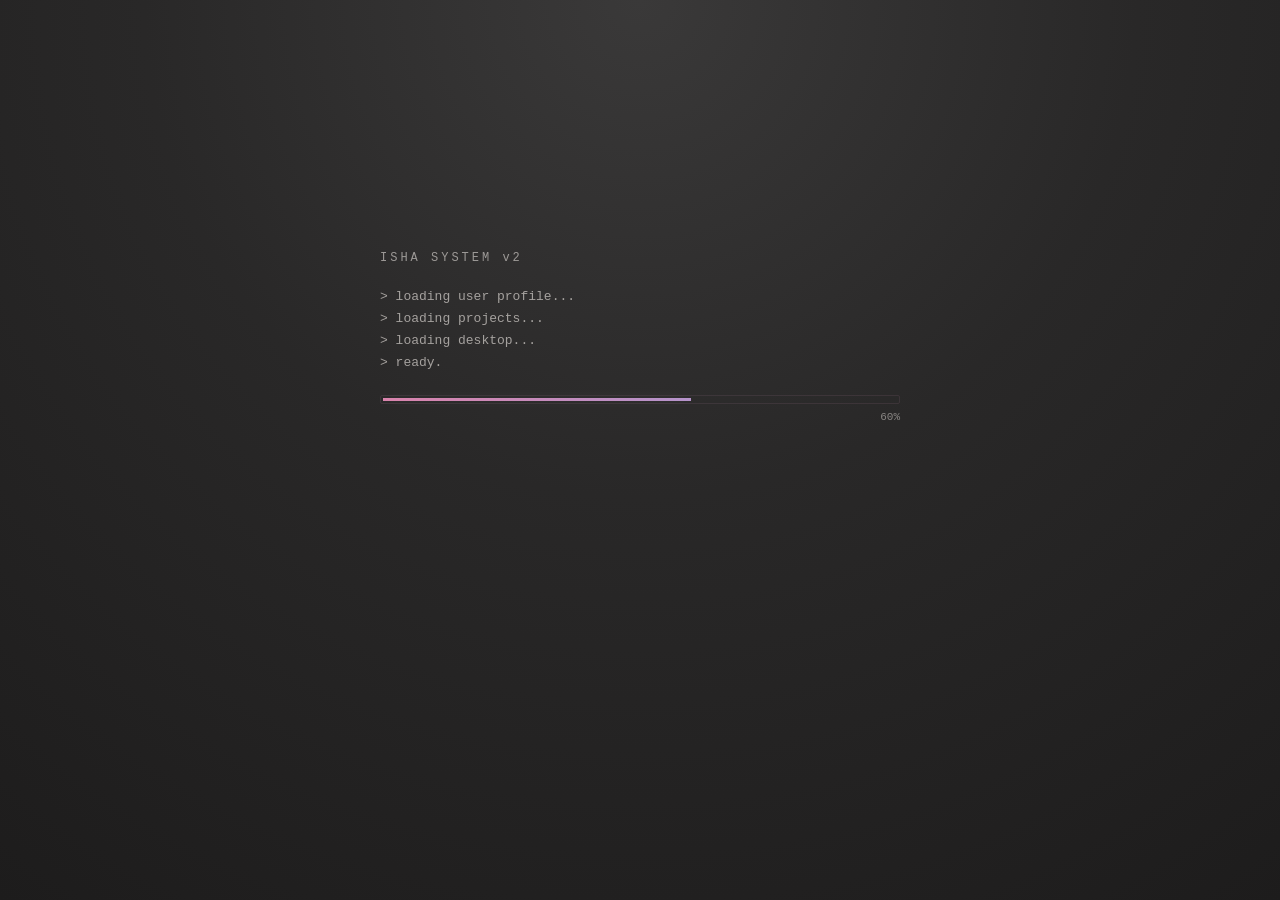
<file: index.html>
<!DOCTYPE html>
<html lang="en">

<head>
  <meta charset="UTF-8">

  <meta
    name="viewport"
    content="width=device-width, initial-scale=1.0"
  >

  <title>ISHA v2</title>

<link rel="stylesheet" href="css/base.css">
<link rel="stylesheet" href="css/desktop.css">
<link rel="stylesheet" href="css/windows.css">
<link rel="stylesheet" href="css/apps.css">
<link rel="stylesheet" href="css/projects.css">
<link rel="stylesheet" href="css/responsive.css">
</head>


<body>

<!-- =========================================
     ISHA V2 BOOT SCREEN
========================================= -->

<div class="isha-loader" id="ishaLoader">

    <div class="isha-loader-inner">

        <p class="isha-loader-label">ISHA SYSTEM v2</p>

        <div class="isha-loader-status">
            <p>> loading user profile...</p>
            <p>> loading projects...</p>
            <p>> loading desktop...</p>
            <p>> ready.</p>
        </div>

        <div class="isha-loader-track">
            <div class="isha-loader-fill" id="ishaLoaderFill"></div>
        </div>

        <p class="isha-loader-percent" id="ishaLoaderPercent">0%</p>

        <div class="isha-loader-welcome" id="ishaLoaderWelcome">
            <h1>Welcome ♡</h1>

            <p>isha.exe is ready.</p>

            <p class="isha-loader-note">
                For the best experience,<br>
                view on a desktop or larger screen.
            </p>

            <button class="isha-loader-enter" id="ishaLoaderEnter">
                ENTER DESKTOP
            </button>
        </div>

    </div>

</div>


  <!-- ==================================================
       TOP MENU BAR
  =================================================== -->

  <header class="menu-bar">


    <!-- LEFT SIDE -->
    <div class="menu-left">

      <button
        class="brand-button"
        aria-label="Home"
      >
        <span class="brand-heart">
          ♡
        </span>

        <span>
          ISHA v2
        </span>
      </button>


      <nav
        class="menu-nav"
        aria-label="Desktop menu"
      >

<button
  class="top-menu-button"
  data-menu="file-menu"
>
  File
</button>

<button
  class="top-menu-button"
  data-menu="edit-menu"
>
  Edit
</button>

<button
  class="top-menu-button"
  data-menu="view-menu"
>
  View
</button>

<button
  class="top-menu-button"
  data-menu="window-menu"
>
  Window
</button>

<button
  class="top-menu-button"
  data-menu="help-menu"
>
  Help
</button>

      </nav>

    </div>


    <!-- RIGHT SIDE -->
    <div class="menu-right">

      <div class="top-status">

        <span
          class="status-icon"
          aria-label="Sound"
        >
          ♪
        </span>

        <span
          class="status-icon"
          aria-label="Wi-Fi"
        >
          ⌁
        </span>

      </div>


      <time
        class="top-date"
        id="top-date"
      >
        Tue Aug 18 5:42 PM
      </time>

    </div>

  </header>



  <!-- ==================================================
       DESKTOP
  =================================================== -->

  <main class="desktop">
      
<!-- DESKTOP DECORATIONS -->

<span class="desktop-decoration decoration-one">♡</span>
<span class="desktop-decoration decoration-two">✿</span>

<span class="desktop-decoration decoration-three">♡</span>
<span class="desktop-decoration decoration-four">✿</span>
<span class="desktop-decoration decoration-five">♡</span>
<span class="desktop-decoration decoration-six">✿</span>
<span class="desktop-decoration decoration-seven">♡</span>

    <!-- ==================================================
         DESKTOP SHORTCUTS
    =================================================== -->

    <section
      class="desktop-icons"
      aria-label="Desktop shortcuts"
    >


      <!-- ABOUT ME / WELCOME -->

<button
  class="desktop-icon"
  data-window="welcome-window"
>

  <img
    src="images/about-me.png"
    alt=""
    class="desktop-icon-image"
  >

  <span class="desktop-icon-label">
    About Me
  </span>

</button>


      <!-- PROJECTS / WORK -->

<button
  class="desktop-icon"
  data-window="work-window"
>

  <img
    src="images/projects.png"
    alt=""
    class="desktop-icon-image"
  >

  <span class="desktop-icon-label">
    Projects
  </span>

</button>



      <!-- PLAYGROUND -->

<button
  class="desktop-icon"
  data-window="playground-window"
>

  <img
    src="images/playground.png"
    alt=""
    class="desktop-icon-image"
  >

  <span class="desktop-icon-label">
    Playground
  </span>

</button>


      <!-- CONTACT -->

<button
  class="desktop-icon"
  data-window="contact-window"
>

  <img
    src="images/contact.png"
    alt=""
    class="desktop-icon-image"
  >

  <span class="desktop-icon-label">
    Contact
  </span>

</button>

<!-- SKILLS -->

<button
  class="desktop-icon"
  data-window="skills-window"
>
  <img
    src="images/skills.png"
    alt=""
    class="desktop-icon-image"
  >

  <span class="desktop-icon-label">
    Skills
  </span>
</button>
        
        
<!-- TRASH -->
        
<button
  class="desktop-icon desktop-trash"
  type="button"
  data-window="profile-window"
  aria-label="Open personal file"
>

  <img
    src="images/trash.png"
    alt=""
    class="desktop-icon-image"
  >

  <span class="desktop-icon-label">
    Trash
  </span>

</button>


    </section>



    <!-- ==================================================
         WELCOME.EXE WINDOW
    =================================================== -->

    <section
      class="window welcome-window active"
      id="welcome-window"
      aria-label="Welcome window"
    >


      <!-- WINDOW HEADER -->

      <div class="window-header">

        <div class="window-title">

          <span>
            ♡
          </span>

          <span>
            welcome.exe
          </span>

        </div>


        <div class="window-controls">

          <button
            class="window-control"
            aria-label="Minimize welcome window"
          >
            —
          </button>


          <button
            class="window-control"
            aria-label="Maximize welcome window"
          >
            □
          </button>


          <button
            class="window-control window-close"
            aria-label="Close welcome window"
          >
            ×
          </button>

        </div>

      </div>



      <!-- WINDOW CONTENT -->

      <div class="welcome-content">

        <div class="welcome-text">

          <p class="welcome-small">
            HI, I'M
          </p>


          <div class="welcome-name-row">

            <h1>
              AISHA
            </h1>

            <span class="welcome-heart">
              ♡
            </span>

          </div>


          <div class="welcome-role">
            designer • developer • creative
          </div>


          <div class="speech-bubble">
            welcome to my little<br>
            corner on the internet!
          </div>

        </div>

      </div>


    </section>



    <!-- ==================================================
         WORK WINDOW
    =================================================== -->

    <section
      class="window work-window"
      id="work-window"
      aria-label="Work window"
    >


      <!-- WINDOW HEADER -->

      <div class="window-header">

        <div class="window-title">

          <span>
            ♡
          </span>

          <span>
            work
          </span>

        </div>


        <div class="window-controls">

          <button
            class="window-control"
            aria-label="Minimize work window"
          >
            —
          </button>


          <button
            class="window-control"
            aria-label="Maximize work window"
          >
            □
          </button>


          <button
            class="window-control window-close"
            aria-label="Close work window"
          >
            ×
          </button>

        </div>

      </div>



      <!-- WORK TOOLBAR -->

      <div class="work-toolbar">


        <!-- BACK / FORWARD -->

        <div class="work-navigation">

          <button aria-label="Go back">
            ‹
          </button>

          <button aria-label="Go forward">
            ›
          </button>

        </div>



        <!-- VIEW CONTROLS -->

        <div class="view-buttons">

          <button
            class="view-button active"
            aria-label="List view"
          >
            ≡
          </button>

          <button
            class="view-button"
            aria-label="Grid view"
          >
            ▦
          </button>

        </div>



        <!-- SEARCH -->

        <label class="work-search">

          <input
            type="search"
            placeholder="search..."
            aria-label="Search projects"
          >

          <span>
            ⌕
          </span>

        </label>

      </div>



      <!-- PROJECT GRID -->

      <div class="project-grid">


        <!-- REWIND -->

        <button
          class="project-folder project-rewind"
          data-project="rewind"
        >

          <span class="folder-art">

            <span class="project-folder-tab"></span>

            <span class="folder-symbol">
              ♪
            </span>

          </span>


          <span class="project-name">
            REWIND
          </span>


          <span class="project-star">
            ☆
          </span>

        </button>



        <!-- NEKO BREW -->

        <button
          class="project-folder project-game"
          data-project="neko-brew"
        >

          <span class="folder-art">

            <span class="project-folder-tab"></span>

<span class="folder-symbol">
  ♡
</span>

          </span>


          <span class="project-name">
            NEKO BREW
          </span>


          <span class="project-star">
            ☆
          </span>

        </button>



        <!-- WOODBLOCK -->

        <button
          class="project-folder project-design"
          data-project="woodblock"
        >

          <span class="folder-art">

            <span class="project-folder-tab"></span>

            <span class="folder-symbol">
              ✎
            </span>

          </span>


          <span class="project-name">
            WOODBLOCK
          </span>


          <span class="project-star">
            ☆
          </span>

        </button>

<!-- URQUIOLA -->

<button
  class="project-folder project-urquiola"
  data-project="urquiola"
>

  <span class="folder-art">

    <span class="project-folder-tab"></span>

    <span class="folder-symbol">
      ✦
    </span>

  </span>

  <span class="project-name">
    URQUIOLA
  </span>

  <span class="project-star">
    ☆
  </span>

</button>

<!-- GAME UI -->

<button
  class="project-folder project-game-ui"
  data-project="game-ui"
>

  <span class="folder-art">

    <span class="project-folder-tab"></span>

    <span class="folder-symbol">
      ✦
    </span>

  </span>

  <span class="project-name">
    BADA LEE
  </span>

  <span class="project-star">
    ☆
  </span>

</button>

<!-- MORE PROJECTS -->

<button
  class="project-folder project-more"
  data-project="more-projects"
>

  <span class="folder-art">

    <span class="project-folder-tab"></span>

    <span class="folder-symbol">
      •••
    </span>

  </span>

  <span class="project-name">
    MORE PROJECTS
  </span>

  <span class="project-star">
    ☆
  </span>

</button>


      </div>



      <!-- WORK FOOTER -->

      <div class="work-footer">
        ↳ click a folder! ♡
      </div>


    </section>
      
<!-- ==================================================
     NOTES.TXT WINDOW
=================================================== -->

<section
  class="window notes-window"
  id="notes-window"
  aria-label="Notes window"
>

  <div class="window-header">

    <div class="window-title">
      <span>♡</span>
      <span>notes.txt</span>
    </div>

    <div class="window-controls">

      <button
        class="window-control"
        aria-label="Minimize notes"
      >
        —
      </button>

      <button
        class="window-control window-close"
        aria-label="Close notes"
      >
        ×
      </button>

    </div>

  </div>


  <div class="notes-content">

    <p>designer</p>
    <p>developer</p>
    <p>daydreamer</p>
    <p>music lover</p>
    <p>matcha enjoyer</p>
    <p>gamer ♡</p>

  </div>

</section>

<!-- ==================================================
     CONTACT.EXE WINDOW
=================================================== -->

<section
  class="window contact-window"
  id="contact-window"
  aria-label="Contact window"
>

  <div class="window-header">

    <div class="window-title">
      <span>♡</span>
      <span>contact.exe</span>
    </div>

    <div class="window-controls">

      <button
        class="window-control"
        aria-label="Minimize contact"
      >
        —
      </button>

      <button
        class="window-control window-close"
        aria-label="Close contact"
      >
        ×
      </button>

    </div>

  </div>


  <div class="contact-content">

    <p class="contact-small">
      SAY HELLO ♡
    </p>

    <h2>
      Let's connect!
    </h2>

    <p class="contact-copy">
      Have a project, opportunity, or just want to say hi?
      You can reach me here.
    </p>


    <div class="contact-card">

      <span class="contact-label">
        EMAIL
      </span>

      <span
        class="contact-email"
        id="contact-email"
      >
        aishafermin2003@gmail.com
      </span>

      <button
        class="copy-email"
        id="copy-email"
      >
        copy
      </button>

    </div>


    <div class="contact-links">

      <a href="#" target="_blank">
        LinkedIn
      </a>

      <a href="resume.pdf" target="_blank">
        Resume
      </a>

    </div>

  </div>

</section>

<!-- ==================================================
     PLAYGROUND.EXE WINDOW
=================================================== -->

<section
  class="window playground-window"
  id="playground-window"
  aria-label="Playground window"
>

  <div class="window-header">

    <div class="window-title">
      <span>♡</span>
      <span>playground.exe</span>
    </div>

    <div class="window-controls">

      <button
        class="window-control"
        aria-label="Minimize playground"
      >
        —
      </button>

      <button
        class="window-control window-close"
        aria-label="Close playground"
      >
        ×
      </button>

    </div>

  </div>


  <div class="playground-content">

    <div class="playground-intro">

      <p class="playground-small">
        LITTLE EXPERIMENTS ♡
      </p>

      <h2>
        Playground
      </h2>

      <p>
        A tiny space for UI tests, coding experiments,
        motion ideas, and things I made just for fun.
      </p>

    </div>


<div class="playground-grid">

  <button
    class="play-card"
    data-playground="ui-tests"
  >
    <span class="play-number">01</span>
    <span class="play-title">UI Tests</span>
    <span class="play-arrow">↗</span>
  </button>


  <button
    class="play-card"
    data-playground="motion"
  >
    <span class="play-number">02</span>
    <span class="play-title">Motion</span>
    <span class="play-arrow">↗</span>
  </button>


  <button
    class="play-card"
    data-playground="mini-code"
    href="playground/"      
  >
    <span class="play-number">03</span>
    <span class="play-title">Mini Code</span>
    <span class="play-arrow">↗</span>
  </button>


  <button
    class="play-card"
    data-playground="brand-identities"
  >
    <span class="play-number">04</span>
    <span class="play-title">Brand Identities</span>
    <span class="play-arrow">↗</span>
  </button>

</div>
  </div>

</section>

<!-- ==================================================
     SKILLS.EXE WINDOW
=================================================== -->

<section
  class="window skills-window"
  id="skills-window"
  aria-label="Skills and tools"
>

  <div class="window-header">

    <div class="window-title">
      <span>♡</span>
      <span>skills.exe</span>
    </div>

    <div class="window-controls">

      <button
        class="window-control"
        aria-label="Minimize skills"
      >
        —
      </button>

      <button
        class="window-control window-close"
        aria-label="Close skills"
      >
        ×
      </button>

    </div>

  </div>


  <div class="skills-content">

    <div class="skills-heading">

      <p class="skills-small">
        MY LITTLE TOOLBOX ♡
      </p>

      <h2>
        Skills &amp; Tools
      </h2>

    </div>


    <div class="skills-grid">

  <div class="skill-item">
    <div class="skill-icon">&lt;/&gt;</div>
    <span>HTML</span>
  </div>

  <div class="skill-item">
    <div class="skill-icon">{ }</div>
    <span>CSS</span>
  </div>

  <div class="skill-item">
    <div class="skill-icon">JS</div>
    <span>JAVASCRIPT</span>
  </div>

  <div class="skill-item">
    <div class="skill-icon">Ps</div>
    <span>PHOTOSHOP</span>
  </div>

  <div class="skill-item">
    <div class="skill-icon">Ai</div>
    <span>ILLUSTRATOR</span>
  </div>

  <div class="skill-item">
    <div class="skill-icon">Id</div>
    <span>INDESIGN</span>
  </div>

  <div class="skill-item">
    <div class="skill-icon">Ae</div>
    <span>AFTER EFFECTS</span>
  </div>

  <div class="skill-item">
    <div class="skill-icon">F</div>
    <span>FIGMA</span>
  </div>

  <div class="skill-item">
    <div class="skill-icon">⌘</div>
    <span>GITHUB</span>
  </div>

    </div>

    <span class="skills-doodle skills-doodle-one">✦</span>
    <span class="skills-doodle skills-doodle-two">♡</span>
    <span class="skills-doodle skills-doodle-three">↗</span>

  </div>

</section>

<!-- ==================================================
     PROJECT VIEWER
=================================================== -->

<section
  class="window project-viewer"
  id="project-viewer"
  aria-label="Project viewer"
>

  <div class="window-header">

    <div class="window-title">
      <span>♡</span>
      <span id="project-viewer-title">project.exe</span>
    </div>

    <div class="window-controls">
        
  <button
  class="window-control project-open-browser"
  id="project-open-browser"
  aria-label="Open project in browser"
  title="Open in browser"
>
  ↗
</button>

  <button
    class="window-control window-minimize"
    aria-label="Minimize project"
  >
    —
  </button>

  <button
    class="window-control window-maximize"
    aria-label="Maximize project"
  >
    □
  </button>

  <button
    class="window-control window-close"
    aria-label="Close project"
  >
    ×
  </button>

</div>

  </div>


  <div class="project-viewer-content">

  <!-- PROJECT LOADING SCREEN -->

  <div
    class="project-loader"
    id="project-loader"
  >

    <div class="project-loader-inner">

      <span class="loader-heart">
        ♡
      </span>

      <p id="project-loader-text">
        opening project.exe...
      </p>

      <div class="loader-blocks">
        <span></span>
        <span></span>
        <span></span>
        <span></span>
        <span></span>
      </div>

    </div>

  </div>


  <!-- PROJECT -->

  <iframe
    id="project-frame"
    src=""
    title="Project preview"
  ></iframe>

</div>
</section>

<!-- ==================================================
     SECRET PROFILE / ABOUT_ME.TXT
=================================================== -->

<section
  class="window profile-window"
  id="profile-window"
  aria-label="Personal profile"
>

  <div class="window-header">

  <div class="window-title">
    <span>♡</span>
    <span>about_me.txt</span>
  </div>

  <div class="window-controls">

    <button
      class="window-control"
      aria-label="Minimize profile"
    >
      —
    </button>

    <button
      class="window-control window-close"
      aria-label="Close profile"
    >
      ×
    </button>

  </div>

</div>


<div class="profile-breadcrumb">
  MyComputer &gt; Users &gt; Aisha &gt; about_me.txt
</div>

  <div class="profile-content">


    <!-- AVATAR -->

    <div class="profile-avatar-area">

      <div class="profile-avatar-frame">

        <img
          src="images/avatar2.png"
          alt="Aisha avatar"
          class="profile-avatar"
        >

      </div>

      <span class="profile-avatar-heart">
        ♡
      </span>

    </div>
<!-- INFO -->

    <div class="profile-info">

      <div class="profile-row">
        <span class="profile-label">NAME</span>
        <span>Aisha</span>
      </div>

      <div class="profile-row">
        <span class="profile-label">ROLE</span>
        <span>Graphic Designer + Web Designer</span>
      </div>

      <div class="profile-row">
        <span class="profile-label">STATUS</span>
        <span>fighting with CSS and JS ♡</span>
      </div>

      <div class="profile-row">
        <span class="profile-label">ENERGY</span>

<span class="profile-hearts">
  <span class="heart-full">♥</span>
  <span class="heart-full">♥</span>
  <span class="heart-full">♥</span>
  <span class="heart-full">♥</span>
  <span class="heart-empty">♡</span>
</span>
      </div>

      <div class="profile-row">
        <span class="profile-label">MATCHA</span>

        <span class="coffee-meter">
          <span class="coffee-full">▣</span>
          <span class="coffee-full">▣</span>
          <span class="coffee-full">▣</span>
          <span class="coffee-full">▣</span>
          <span class="coffee-full">▣</span>

        </span>
      </div>

      <div class="profile-row">
        <span class="profile-label">INTERESTS</span>
        <span>games / anime / music / matcha</span>
      </div>

      <div class="profile-row">
        <span class="profile-label">FUN FACT</span>
        <span>I talk to my bunny a lot ♡</span>
      </div>

    </div>

  </div>

</section>

<!-- ==================================================
     HELP.EXE
=================================================== -->

<section
  class="window help-window"
  id="help-window"
  aria-label="Help window"
>

  <div class="window-header">

    <div class="window-title">
      <span>?</span>
      <span>help.exe</span>
    </div>

    <div class="window-controls">

      <button
        class="window-control"
        aria-label="Minimize help"
      >
        —
      </button>

      <button
        class="window-control window-close"
        aria-label="Close help"
      >
        ×
      </button>

    </div>

  </div>


  <div class="help-content">

    <p class="help-small">
      HOW TO USE ISHA v2
    </p>

    <h2>
      Welcome! ♡
    </h2>


    <div class="help-list">

      <div class="help-item">
        <span class="help-icon">♡</span>

        <div>
          <strong>Desktop Icons</strong>
          <p>Click an icon to open an app.</p>
        </div>
      </div>


      <div class="help-item">
        <span class="help-icon">↔</span>

        <div>
          <strong>Windows</strong>
          <p>Drag windows around anywhere you like.</p>
        </div>
      </div>


      <div class="help-item">
        <span class="help-icon">×</span>

        <div>
          <strong>Window Controls</strong>
          <p>Minimize, maximize, or close apps.</p>
        </div>
      </div>


      <div class="help-item">
        <span class="help-icon">▰</span>

        <div>
          <strong>Projects</strong>
          <p>Open folders to explore my work.</p>
        </div>
      </div>


      <div class="help-item">
        <span class="help-icon">✿</span>

        <div>
          <strong>Start</strong>
          <p>Use Start for quick access to apps.</p>
        </div>
      </div>


      <div class="help-item">
        <span class="help-icon">☰</span>

        <div>
          <strong>Top Menu</strong>
          <p>Use File, Edit, View, and Window for extra controls.</p>
        </div>
      </div>

    </div>


    <button
      class="help-got-it"
      id="help-got-it"
      type="button"
    >
      got it! ♡
    </button>

  </div>

</section>

<!-- ==================================================
     START MENU
=================================================== -->

<div
  class="start-menu"
  id="start-menu"
  aria-hidden="true"
>

  <div class="start-menu-header">

    <span class="start-menu-heart">
      ♡
    </span>

    <div>
      <strong>ISHA v2</strong>
      <span>personal system</span>
    </div>

  </div>


  <div class="start-menu-divider"></div>


  <div class="start-menu-apps">

    <button
      class="start-menu-item"
      data-start-window="welcome-window"
    >
      <span>♡</span>
      <span>Welcome</span>
    </button>


    <button
      class="start-menu-item"
      data-start-window="work-window"
    >
      <span>▰</span>
      <span>Projects</span>
    </button>


    <button
      class="start-menu-item"
      data-start-window="playground-window"
    >
      <span>◫</span>
      <span>Playground</span>
    </button>


    <button
      class="start-menu-item"
      data-start-window="contact-window"
    >
      <span>✉</span>
      <span>Contact</span>
    </button>

  </div>


  <div class="start-menu-divider"></div>


  <button
    class="start-menu-item start-menu-profile"
    data-start-window="profile-window"
  >
    <span>♡</span>
    <span>about_me.txt</span>
  </button>

</div>
      
<!-- ==================================================
     FILE MENU
=================================================== -->

<div
  class="top-dropdown file-menu"
  id="file-menu"
  aria-hidden="true"
>

  <button
    class="top-dropdown-item"
    data-file-project="rewind"
  >
    <span>♪</span>
    <span>REWIND</span>
  </button>

  <button
    class="top-dropdown-item"
    data-file-project="neko-brew"
  >
    <span>♡</span>
    <span>NEKO BREW</span>
  </button>

  <button
    class="top-dropdown-item"
    data-file-project="woodblock"
  >
    <span>✎</span>
    <span>WOODBLOCK</span>
  </button>

  <button
    class="top-dropdown-item"
    data-file-project="urquiola"
  >
    <span>✦</span>
    <span>URQUIOLA</span>
  </button>

  <button
    class="top-dropdown-item"
    data-file-project="game-ui"
  >
    <span>◫</span>
    <span>BADA LEE</span>
  </button>


  <div class="top-dropdown-divider"></div>


  <button
    class="top-dropdown-item"
    data-file-playground
  >
    <span>＋</span>
    <span>More Projects...</span>
  </button>

</div>
      
<!-- ==================================================
     EDIT MENU
=================================================== -->

<div
  class="top-dropdown edit-menu"
  id="edit-menu"
  aria-hidden="true"
>

  <button
    class="top-dropdown-item toggle-item"
    id="toggle-desktop-icons"
  >
    <span class="menu-check">✓</span>
    <span>Show Desktop Icons</span>
  </button>


  <button
    class="top-dropdown-item toggle-item"
    id="toggle-motion"
  >
    <span class="menu-check">✓</span>
    <span>Motion</span>
  </button>


  <div class="top-dropdown-divider"></div>


  <button
    class="top-dropdown-item"
    id="reset-desktop"
  >
    <span>↻</span>
    <span>Reset Desktop</span>
  </button>

</div>

<!-- ==================================================
     VIEW MENU
=================================================== -->

<div
  class="top-dropdown view-menu"
  id="view-menu"
  aria-hidden="true"
>

  <div class="top-dropdown-label">
    Color Theme
  </div>


  <button
    class="top-dropdown-item theme-option active"
    data-theme="pastel"
  >
    <span class="menu-check">✓</span>
    <span>Pastel</span>
  </button>


  <button
    class="top-dropdown-item theme-option"
    data-theme="strawberry-matcha"
  >
    <span class="menu-check"></span>
    <span>Strawberry Matcha</span>
  </button>


  <button
    class="top-dropdown-item theme-option"
    data-theme="blueberry"
  >
    <span class="menu-check"></span>
    <span>Blueberry</span>
  </button>


  <button
    class="top-dropdown-item theme-option"
    data-theme="soft-pink"
  >
    <span class="menu-check"></span>
    <span>Soft Pink</span>
  </button>

</div>

<!-- ==================================================
     WINDOW MENU
=================================================== -->

<div
  class="top-dropdown window-menu"
  id="window-menu"
  aria-hidden="true"
>

  <button
    class="top-dropdown-item"
    id="minimize-all"
  >
    <span>—</span>
    <span>Minimize All</span>
  </button>


  <button
    class="top-dropdown-item"
    id="show-all"
  >
    <span>□</span>
    <span>Show All</span>
  </button>


  <button
    class="top-dropdown-item"
    id="close-all"
  >
    <span>×</span>
    <span>Close All</span>
  </button>


  <div class="top-dropdown-divider"></div>


  <button
    class="top-dropdown-item"
    id="bring-welcome-forward"
  >
    <span>♡</span>
    <span>Bring Welcome Forward</span>
  </button>

</div>
      
<!-- ==================================================
     HELP MENU
=================================================== -->

<div
  class="top-dropdown help-menu"
  id="help-menu"
  aria-hidden="true"
>

  <button
    class="top-dropdown-item"
    id="open-help-window"
  >
    <span>?</span>
    <span>How to Use ISHA v2</span>
  </button>

</div>


  </main>
    



  <!-- ==================================================
       BOTTOM TASKBAR
  =================================================== -->

  <footer class="taskbar">


    <!-- LEFT SIDE -->

    <div class="taskbar-left">


      <!-- START -->

<button
  class="start-button"
  id="start-button"
  type="button"
>
  Start ♡
</button>



      <!-- WELCOME -->

      <button
        class="task-tab active"
        data-window="welcome-window"
      >

        <span class="task-icon task-home">
          ⌂
        </span>

        <span>
          welcome.exe
        </span>

      </button>



      <!-- WORK -->

      <button
        class="task-tab"
        data-window="work-window"
      >

        <span class="task-icon task-folder">
          ▰
        </span>

        <span>
          work
        </span>

      </button>
        
        
        <button
  class="task-tab project-task-tab"
  id="project-task-tab"
  data-window="project-viewer"
  hidden
>

  <span class="task-icon">
    ◫
  </span>

  <span id="project-task-title">
    project.exe
  </span>

</button>


      <!-- NOTES -->

      <button
  class="task-tab"
  data-window="notes-window"
    >

        <span class="task-icon task-note">
          ▤
        </span>

        <span>
          notes.txt
        </span>

      </button>


    </div>



    <!-- RIGHT SIDE -->

    <div class="taskbar-right">


      <!-- SYSTEM TRAY -->

      <div class="system-tray">

        <span
          class="tray-icon"
          aria-label="Sound"
        >
          ♪
        </span>


        <span
          class="tray-icon"
          aria-label="Wi-Fi"
        >
          ⌁
        </span>


        <span
          class="battery"
          aria-label="Battery"
        >

          <span class="battery-level"></span>

        </span>

      </div>



      <span class="tray-divider"></span>



      <time
        class="taskbar-time"
        id="taskbar-time"
      >
        5:42 PM
      </time>


    </div>


  </footer>



  <!-- ==================================================
       JAVASCRIPT
  =================================================== -->

  <script src="script.js"></script>


</body>

</html>
</file>
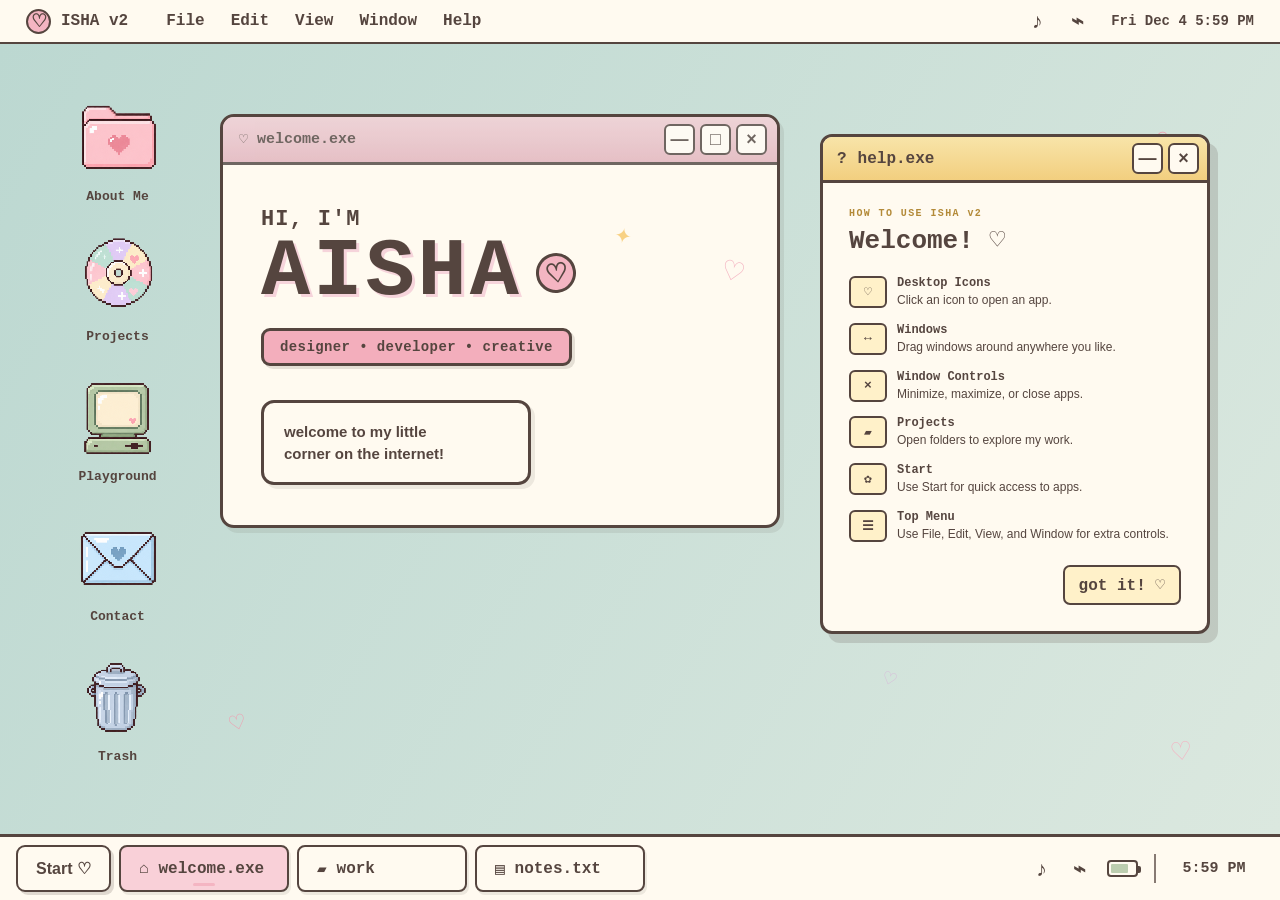
<file: Portfolio V2/index.html>
<!DOCTYPE html>
<html lang="en">

<head>
  <meta charset="UTF-8">

  <meta
    name="viewport"
    content="width=device-width, initial-scale=1.0"
  >

  <title>ISHA v2</title>

<link rel="stylesheet" href="css/base.css">
<link rel="stylesheet" href="css/desktop.css">
<link rel="stylesheet" href="css/windows.css">
<link rel="stylesheet" href="css/apps.css">
<link rel="stylesheet" href="css/projects.css">
<link rel="stylesheet" href="css/responsive.css">
</head>


<body>


  <!-- ==================================================
       TOP MENU BAR
  =================================================== -->

  <header class="menu-bar">


    <!-- LEFT SIDE -->
    <div class="menu-left">

      <button
        class="brand-button"
        aria-label="Home"
      >
        <span class="brand-heart">
          ♡
        </span>

        <span>
          ISHA v2
        </span>
      </button>


      <nav
        class="menu-nav"
        aria-label="Desktop menu"
      >

<button
  class="top-menu-button"
  data-menu="file-menu"
>
  File
</button>

<button
  class="top-menu-button"
  data-menu="edit-menu"
>
  Edit
</button>

<button
  class="top-menu-button"
  data-menu="view-menu"
>
  View
</button>

<button
  class="top-menu-button"
  data-menu="window-menu"
>
  Window
</button>

<button
  class="top-menu-button"
  data-menu="help-menu"
>
  Help
</button>

      </nav>

    </div>


    <!-- RIGHT SIDE -->
    <div class="menu-right">

      <div class="top-status">

        <span
          class="status-icon"
          aria-label="Sound"
        >
          ♪
        </span>

        <span
          class="status-icon"
          aria-label="Wi-Fi"
        >
          ⌁
        </span>

      </div>


      <time
        class="top-date"
        id="top-date"
      >
        Tue Aug 18 5:42 PM
      </time>

    </div>

  </header>



  <!-- ==================================================
       DESKTOP
  =================================================== -->

  <main class="desktop">
      
<!-- DESKTOP DECORATIONS -->

<span class="desktop-decoration decoration-one">♡</span>
<span class="desktop-decoration decoration-two">✿</span>

<span class="desktop-decoration decoration-three">♡</span>
<span class="desktop-decoration decoration-four">✿</span>
<span class="desktop-decoration decoration-five">♡</span>
<span class="desktop-decoration decoration-six">✿</span>
<span class="desktop-decoration decoration-seven">♡</span>

    <!-- ==================================================
         DESKTOP SHORTCUTS
    =================================================== -->

    <section
      class="desktop-icons"
      aria-label="Desktop shortcuts"
    >


      <!-- ABOUT ME / WELCOME -->

<button
  class="desktop-icon"
  data-window="welcome-window"
>

  <img
    src="images/about-me.png"
    alt=""
    class="desktop-icon-image"
  >

  <span class="desktop-icon-label">
    About Me
  </span>

</button>


      <!-- PROJECTS / WORK -->

<button
  class="desktop-icon"
  data-window="work-window"
>

  <img
    src="images/projects.png"
    alt=""
    class="desktop-icon-image"
  >

  <span class="desktop-icon-label">
    Projects
  </span>

</button>



      <!-- PLAYGROUND -->

<button
  class="desktop-icon"
  data-window="playground-window"
>

  <img
    src="images/playground.png"
    alt=""
    class="desktop-icon-image"
  >

  <span class="desktop-icon-label">
    Playground
  </span>

</button>


      <!-- CONTACT -->

<button
  class="desktop-icon"
  data-window="contact-window"
>

  <img
    src="images/contact.png"
    alt=""
    class="desktop-icon-image"
  >

  <span class="desktop-icon-label">
    Contact
  </span>

</button>
        
        
<!-- TRASH -->
        
<button
  class="desktop-icon desktop-trash"
  type="button"
  data-window="profile-window"
  aria-label="Open personal file"
>

  <img
    src="images/trash.png"
    alt=""
    class="desktop-icon-image"
  >

  <span class="desktop-icon-label">
    Trash
  </span>

</button>


    </section>



    <!-- ==================================================
         WELCOME.EXE WINDOW
    =================================================== -->

    <section
      class="window welcome-window active"
      id="welcome-window"
      aria-label="Welcome window"
    >


      <!-- WINDOW HEADER -->

      <div class="window-header">

        <div class="window-title">

          <span>
            ♡
          </span>

          <span>
            welcome.exe
          </span>

        </div>


        <div class="window-controls">

          <button
            class="window-control"
            aria-label="Minimize welcome window"
          >
            —
          </button>


          <button
            class="window-control"
            aria-label="Maximize welcome window"
          >
            □
          </button>


          <button
            class="window-control window-close"
            aria-label="Close welcome window"
          >
            ×
          </button>

        </div>

      </div>



      <!-- WINDOW CONTENT -->

      <div class="welcome-content">

        <div class="welcome-text">

          <p class="welcome-small">
            HI, I'M
          </p>


          <div class="welcome-name-row">

            <h1>
              AISHA
            </h1>

            <span class="welcome-heart">
              ♡
            </span>

          </div>


          <div class="welcome-role">
            designer • developer • creative
          </div>


          <div class="speech-bubble">
            welcome to my little<br>
            corner on the internet!
          </div>

        </div>

      </div>


    </section>



    <!-- ==================================================
         WORK WINDOW
    =================================================== -->

    <section
      class="window work-window"
      id="work-window"
      aria-label="Work window"
    >


      <!-- WINDOW HEADER -->

      <div class="window-header">

        <div class="window-title">

          <span>
            ♡
          </span>

          <span>
            work
          </span>

        </div>


        <div class="window-controls">

          <button
            class="window-control"
            aria-label="Minimize work window"
          >
            —
          </button>


          <button
            class="window-control"
            aria-label="Maximize work window"
          >
            □
          </button>


          <button
            class="window-control window-close"
            aria-label="Close work window"
          >
            ×
          </button>

        </div>

      </div>



      <!-- WORK TOOLBAR -->

      <div class="work-toolbar">


        <!-- BACK / FORWARD -->

        <div class="work-navigation">

          <button aria-label="Go back">
            ‹
          </button>

          <button aria-label="Go forward">
            ›
          </button>

        </div>



        <!-- VIEW CONTROLS -->

        <div class="view-buttons">

          <button
            class="view-button active"
            aria-label="List view"
          >
            ≡
          </button>

          <button
            class="view-button"
            aria-label="Grid view"
          >
            ▦
          </button>

        </div>



        <!-- SEARCH -->

        <label class="work-search">

          <input
            type="search"
            placeholder="search..."
            aria-label="Search projects"
          >

          <span>
            ⌕
          </span>

        </label>

      </div>



      <!-- PROJECT GRID -->

      <div class="project-grid">


        <!-- REWIND -->

        <button
          class="project-folder project-rewind"
          data-project="rewind"
        >

          <span class="folder-art">

            <span class="project-folder-tab"></span>

            <span class="folder-symbol">
              ♪
            </span>

          </span>


          <span class="project-name">
            REWIND
          </span>


          <span class="project-star">
            ☆
          </span>

        </button>



        <!-- NEKO BREW -->

        <button
          class="project-folder project-game"
          data-project="neko-brew"
        >

          <span class="folder-art">

            <span class="project-folder-tab"></span>

<span class="folder-symbol">
  ♡
</span>

          </span>


          <span class="project-name">
            NEKO BREW
          </span>


          <span class="project-star">
            ☆
          </span>

        </button>



        <!-- WOODBLOCK -->

        <button
          class="project-folder project-design"
          data-project="woodblock"
        >

          <span class="folder-art">

            <span class="project-folder-tab"></span>

            <span class="folder-symbol">
              ✎
            </span>

          </span>


          <span class="project-name">
            WOODBLOCK
          </span>


          <span class="project-star">
            ☆
          </span>

        </button>

<!-- URQUIOLA -->

<button
  class="project-folder project-urquiola"
  data-project="urquiola"
>

  <span class="folder-art">

    <span class="project-folder-tab"></span>

    <span class="folder-symbol">
      ✦
    </span>

  </span>

  <span class="project-name">
    URQUIOLA
  </span>

  <span class="project-star">
    ☆
  </span>

</button>

<!-- GAME UI -->

<button
  class="project-folder project-game-ui"
  data-project="game-ui"
>

  <span class="folder-art">

    <span class="project-folder-tab"></span>

    <span class="folder-symbol">
      ✦
    </span>

  </span>

  <span class="project-name">
    GAME UI
  </span>

  <span class="project-star">
    ☆
  </span>

</button>

<!-- MORE PROJECTS -->

<button
  class="project-folder project-more"
  data-project="more-projects"
>

  <span class="folder-art">

    <span class="project-folder-tab"></span>

    <span class="folder-symbol">
      •••
    </span>

  </span>

  <span class="project-name">
    MORE PROJECTS
  </span>

  <span class="project-star">
    ☆
  </span>

</button>


      </div>



      <!-- WORK FOOTER -->

      <div class="work-footer">
        ↳ click a folder! ♡
      </div>


    </section>
      
<!-- ==================================================
     NOTES.TXT WINDOW
=================================================== -->

<section
  class="window notes-window"
  id="notes-window"
  aria-label="Notes window"
>

  <div class="window-header">

    <div class="window-title">
      <span>♡</span>
      <span>notes.txt</span>
    </div>

    <div class="window-controls">

      <button
        class="window-control"
        aria-label="Minimize notes"
      >
        —
      </button>

      <button
        class="window-control window-close"
        aria-label="Close notes"
      >
        ×
      </button>

    </div>

  </div>


  <div class="notes-content">

    <p>designer</p>
    <p>developer</p>
    <p>daydreamer</p>
    <p>music lover</p>
    <p>matcha enjoyer</p>
    <p>gamer ♡</p>

  </div>

</section>

<!-- ==================================================
     CONTACT.EXE WINDOW
=================================================== -->

<section
  class="window contact-window"
  id="contact-window"
  aria-label="Contact window"
>

  <div class="window-header">

    <div class="window-title">
      <span>♡</span>
      <span>contact.exe</span>
    </div>

    <div class="window-controls">

      <button
        class="window-control"
        aria-label="Minimize contact"
      >
        —
      </button>

      <button
        class="window-control window-close"
        aria-label="Close contact"
      >
        ×
      </button>

    </div>

  </div>


  <div class="contact-content">

    <p class="contact-small">
      SAY HELLO ♡
    </p>

    <h2>
      Let's connect!
    </h2>

    <p class="contact-copy">
      Have a project, opportunity, or just want to say hi?
      You can reach me here.
    </p>


    <div class="contact-card">

      <span class="contact-label">
        EMAIL
      </span>

      <span
        class="contact-email"
        id="contact-email"
      >
        aishafermin2003@gmail.com
      </span>

      <button
        class="copy-email"
        id="copy-email"
      >
        copy
      </button>

    </div>


    <div class="contact-links">

      <a href="#" target="_blank">
        LinkedIn
      </a>

      <a href="resume.pdf" target="_blank">
        Resume
      </a>

    </div>

  </div>

</section>

<!-- ==================================================
     PLAYGROUND.EXE WINDOW
=================================================== -->

<section
  class="window playground-window"
  id="playground-window"
  aria-label="Playground window"
>

  <div class="window-header">

    <div class="window-title">
      <span>♡</span>
      <span>playground.exe</span>
    </div>

    <div class="window-controls">

      <button
        class="window-control"
        aria-label="Minimize playground"
      >
        —
      </button>

      <button
        class="window-control window-close"
        aria-label="Close playground"
      >
        ×
      </button>

    </div>

  </div>


  <div class="playground-content">

    <div class="playground-intro">

      <p class="playground-small">
        LITTLE EXPERIMENTS ♡
      </p>

      <h2>
        Playground
      </h2>

      <p>
        A tiny space for UI tests, coding experiments,
        motion ideas, and things I made just for fun.
      </p>

    </div>


<div class="playground-grid">

  <button
    class="play-card"
    data-playground="ui-tests"
  >
    <span class="play-number">01</span>
    <span class="play-title">UI Tests</span>
    <span class="play-arrow">↗</span>
  </button>


  <button
    class="play-card"
    data-playground="motion"
  >
    <span class="play-number">02</span>
    <span class="play-title">Motion</span>
    <span class="play-arrow">↗</span>
  </button>


  <button
    class="play-card"
    data-playground="mini-code"
    href="playground/"      
  >
    <span class="play-number">03</span>
    <span class="play-title">Mini Code</span>
    <span class="play-arrow">↗</span>
  </button>


  <button
    class="play-card"
    data-playground="brand-identities"
  >
    <span class="play-number">04</span>
    <span class="play-title">Brand Identities</span>
    <span class="play-arrow">↗</span>
  </button>

</div>
  </div>

</section>

<!-- ==================================================
     PROJECT VIEWER
=================================================== -->

<section
  class="window project-viewer"
  id="project-viewer"
  aria-label="Project viewer"
>

  <div class="window-header">

    <div class="window-title">
      <span>♡</span>
      <span id="project-viewer-title">project.exe</span>
    </div>

    <div class="window-controls">
        
  <button
  class="window-control project-open-browser"
  id="project-open-browser"
  aria-label="Open project in browser"
  title="Open in browser"
>
  ↗
</button>

  <button
    class="window-control window-minimize"
    aria-label="Minimize project"
  >
    —
  </button>

  <button
    class="window-control window-maximize"
    aria-label="Maximize project"
  >
    □
  </button>

  <button
    class="window-control window-close"
    aria-label="Close project"
  >
    ×
  </button>

</div>

  </div>


  <div class="project-viewer-content">

  <!-- PROJECT LOADING SCREEN -->

  <div
    class="project-loader"
    id="project-loader"
  >

    <div class="project-loader-inner">

      <span class="loader-heart">
        ♡
      </span>

      <p id="project-loader-text">
        opening project.exe...
      </p>

      <div class="loader-blocks">
        <span></span>
        <span></span>
        <span></span>
        <span></span>
        <span></span>
      </div>

    </div>

  </div>


  <!-- PROJECT -->

  <iframe
    id="project-frame"
    src=""
    title="Project preview"
  ></iframe>

</div>
</section>

<!-- ==================================================
     SECRET PROFILE / ABOUT_ME.TXT
=================================================== -->

<section
  class="window profile-window"
  id="profile-window"
  aria-label="Personal profile"
>

  <div class="window-header">

  <div class="window-title">
    <span>♡</span>
    <span>about_me.txt</span>
  </div>

  <div class="window-controls">

    <button
      class="window-control"
      aria-label="Minimize profile"
    >
      —
    </button>

    <button
      class="window-control window-close"
      aria-label="Close profile"
    >
      ×
    </button>

  </div>

</div>


<div class="profile-breadcrumb">
  MyComputer &gt; Users &gt; Aisha &gt; about_me.txt
</div>

  <div class="profile-content">


    <!-- AVATAR -->

    <div class="profile-avatar-area">

      <div class="profile-avatar-frame">

        <img
          src="images/avatar2.png"
          alt="Aisha avatar"
          class="profile-avatar"
        >

      </div>

      <span class="profile-avatar-heart">
        ♡
      </span>

    </div>
<!-- INFO -->

    <div class="profile-info">

      <div class="profile-row">
        <span class="profile-label">NAME</span>
        <span>Aisha</span>
      </div>

      <div class="profile-row">
        <span class="profile-label">ROLE</span>
        <span>Graphic Designer + Web Designer</span>
      </div>

      <div class="profile-row">
        <span class="profile-label">STATUS</span>
        <span>fighting with CSS and JS ♡</span>
      </div>

      <div class="profile-row">
        <span class="profile-label">ENERGY</span>

<span class="profile-hearts">
  <span class="heart-full">♥</span>
  <span class="heart-full">♥</span>
  <span class="heart-full">♥</span>
  <span class="heart-full">♥</span>
  <span class="heart-empty">♡</span>
</span>
      </div>

      <div class="profile-row">
        <span class="profile-label">MATCHA</span>

        <span class="coffee-meter">
          <span class="coffee-full">▣</span>
          <span class="coffee-full">▣</span>
          <span class="coffee-full">▣</span>
          <span class="coffee-full">▣</span>
          <span class="coffee-full">▣</span>

        </span>
      </div>

      <div class="profile-row">
        <span class="profile-label">INTERESTS</span>
        <span>games / anime / music / matcha</span>
      </div>

      <div class="profile-row">
        <span class="profile-label">FUN FACT</span>
        <span>I talk to my bunny a lot ♡</span>
      </div>

    </div>

  </div>

</section>

<!-- ==================================================
     HELP.EXE
=================================================== -->

<section
  class="window help-window"
  id="help-window"
  aria-label="Help window"
>

  <div class="window-header">

    <div class="window-title">
      <span>?</span>
      <span>help.exe</span>
    </div>

    <div class="window-controls">

      <button
        class="window-control"
        aria-label="Minimize help"
      >
        —
      </button>

      <button
        class="window-control window-close"
        aria-label="Close help"
      >
        ×
      </button>

    </div>

  </div>


  <div class="help-content">

    <p class="help-small">
      HOW TO USE ISHA v2
    </p>

    <h2>
      Welcome! ♡
    </h2>


    <div class="help-list">

      <div class="help-item">
        <span class="help-icon">♡</span>

        <div>
          <strong>Desktop Icons</strong>
          <p>Click an icon to open an app.</p>
        </div>
      </div>


      <div class="help-item">
        <span class="help-icon">↔</span>

        <div>
          <strong>Windows</strong>
          <p>Drag windows around anywhere you like.</p>
        </div>
      </div>


      <div class="help-item">
        <span class="help-icon">×</span>

        <div>
          <strong>Window Controls</strong>
          <p>Minimize, maximize, or close apps.</p>
        </div>
      </div>


      <div class="help-item">
        <span class="help-icon">▰</span>

        <div>
          <strong>Projects</strong>
          <p>Open folders to explore my work.</p>
        </div>
      </div>


      <div class="help-item">
        <span class="help-icon">✿</span>

        <div>
          <strong>Start</strong>
          <p>Use Start for quick access to apps.</p>
        </div>
      </div>


      <div class="help-item">
        <span class="help-icon">☰</span>

        <div>
          <strong>Top Menu</strong>
          <p>Use File, Edit, View, and Window for extra controls.</p>
        </div>
      </div>

    </div>


    <button
      class="help-got-it"
      id="help-got-it"
      type="button"
    >
      got it! ♡
    </button>

  </div>

</section>

<!-- ==================================================
     START MENU
=================================================== -->

<div
  class="start-menu"
  id="start-menu"
  aria-hidden="true"
>

  <div class="start-menu-header">

    <span class="start-menu-heart">
      ♡
    </span>

    <div>
      <strong>ISHA v2</strong>
      <span>personal system</span>
    </div>

  </div>


  <div class="start-menu-divider"></div>


  <div class="start-menu-apps">

    <button
      class="start-menu-item"
      data-start-window="welcome-window"
    >
      <span>♡</span>
      <span>Welcome</span>
    </button>


    <button
      class="start-menu-item"
      data-start-window="work-window"
    >
      <span>▰</span>
      <span>Projects</span>
    </button>


    <button
      class="start-menu-item"
      data-start-window="playground-window"
    >
      <span>◫</span>
      <span>Playground</span>
    </button>


    <button
      class="start-menu-item"
      data-start-window="contact-window"
    >
      <span>✉</span>
      <span>Contact</span>
    </button>

  </div>


  <div class="start-menu-divider"></div>


  <button
    class="start-menu-item start-menu-profile"
    data-start-window="profile-window"
  >
    <span>♡</span>
    <span>about_me.txt</span>
  </button>

</div>
      
<!-- ==================================================
     FILE MENU
=================================================== -->

<div
  class="top-dropdown file-menu"
  id="file-menu"
  aria-hidden="true"
>

  <button
    class="top-dropdown-item"
    data-file-project="rewind"
  >
    <span>♪</span>
    <span>REWIND</span>
  </button>

  <button
    class="top-dropdown-item"
    data-file-project="neko-brew"
  >
    <span>♡</span>
    <span>NEKO BREW</span>
  </button>

  <button
    class="top-dropdown-item"
    data-file-project="woodblock"
  >
    <span>✎</span>
    <span>WOODBLOCK</span>
  </button>

  <button
    class="top-dropdown-item"
    data-file-project="urquiola"
  >
    <span>✦</span>
    <span>URQUIOLA</span>
  </button>

  <button
    class="top-dropdown-item"
    data-file-project="game-ui"
  >
    <span>◫</span>
    <span>GAME UI</span>
  </button>


  <div class="top-dropdown-divider"></div>


  <button
    class="top-dropdown-item"
    data-file-playground
  >
    <span>＋</span>
    <span>More Projects...</span>
  </button>

</div>
      
<!-- ==================================================
     EDIT MENU
=================================================== -->

<div
  class="top-dropdown edit-menu"
  id="edit-menu"
  aria-hidden="true"
>

  <button
    class="top-dropdown-item toggle-item"
    id="toggle-desktop-icons"
  >
    <span class="menu-check">✓</span>
    <span>Show Desktop Icons</span>
  </button>


  <button
    class="top-dropdown-item toggle-item"
    id="toggle-motion"
  >
    <span class="menu-check">✓</span>
    <span>Motion</span>
  </button>


  <div class="top-dropdown-divider"></div>


  <button
    class="top-dropdown-item"
    id="reset-desktop"
  >
    <span>↻</span>
    <span>Reset Desktop</span>
  </button>

</div>

<!-- ==================================================
     VIEW MENU
=================================================== -->

<div
  class="top-dropdown view-menu"
  id="view-menu"
  aria-hidden="true"
>

  <div class="top-dropdown-label">
    Color Theme
  </div>


  <button
    class="top-dropdown-item theme-option active"
    data-theme="pastel"
  >
    <span class="menu-check">✓</span>
    <span>Pastel</span>
  </button>


  <button
    class="top-dropdown-item theme-option"
    data-theme="strawberry-matcha"
  >
    <span class="menu-check"></span>
    <span>Strawberry Matcha</span>
  </button>


  <button
    class="top-dropdown-item theme-option"
    data-theme="blueberry"
  >
    <span class="menu-check"></span>
    <span>Blueberry</span>
  </button>


  <button
    class="top-dropdown-item theme-option"
    data-theme="soft-pink"
  >
    <span class="menu-check"></span>
    <span>Soft Pink</span>
  </button>

</div>

<!-- ==================================================
     WINDOW MENU
=================================================== -->

<div
  class="top-dropdown window-menu"
  id="window-menu"
  aria-hidden="true"
>

  <button
    class="top-dropdown-item"
    id="minimize-all"
  >
    <span>—</span>
    <span>Minimize All</span>
  </button>


  <button
    class="top-dropdown-item"
    id="show-all"
  >
    <span>□</span>
    <span>Show All</span>
  </button>


  <button
    class="top-dropdown-item"
    id="close-all"
  >
    <span>×</span>
    <span>Close All</span>
  </button>


  <div class="top-dropdown-divider"></div>


  <button
    class="top-dropdown-item"
    id="bring-welcome-forward"
  >
    <span>♡</span>
    <span>Bring Welcome Forward</span>
  </button>

</div>
      
<!-- ==================================================
     HELP MENU
=================================================== -->

<div
  class="top-dropdown help-menu"
  id="help-menu"
  aria-hidden="true"
>

  <button
    class="top-dropdown-item"
    id="open-help-window"
  >
    <span>?</span>
    <span>How to Use ISHA v2</span>
  </button>

</div>


  </main>
    



  <!-- ==================================================
       BOTTOM TASKBAR
  =================================================== -->

  <footer class="taskbar">


    <!-- LEFT SIDE -->

    <div class="taskbar-left">


      <!-- START -->

<button
  class="start-button"
  id="start-button"
  type="button"
>
  Start ♡
</button>



      <!-- WELCOME -->

      <button
        class="task-tab active"
        data-window="welcome-window"
      >

        <span class="task-icon task-home">
          ⌂
        </span>

        <span>
          welcome.exe
        </span>

      </button>



      <!-- WORK -->

      <button
        class="task-tab"
        data-window="work-window"
      >

        <span class="task-icon task-folder">
          ▰
        </span>

        <span>
          work
        </span>

      </button>
        
        
        <button
  class="task-tab project-task-tab"
  id="project-task-tab"
  data-window="project-viewer"
  hidden
>

  <span class="task-icon">
    ◫
  </span>

  <span id="project-task-title">
    project.exe
  </span>

</button>


      <!-- NOTES -->

      <button
  class="task-tab"
  data-window="notes-window"
    >

        <span class="task-icon task-note">
          ▤
        </span>

        <span>
          notes.txt
        </span>

      </button>


    </div>



    <!-- RIGHT SIDE -->

    <div class="taskbar-right">


      <!-- SYSTEM TRAY -->

      <div class="system-tray">

        <span
          class="tray-icon"
          aria-label="Sound"
        >
          ♪
        </span>


        <span
          class="tray-icon"
          aria-label="Wi-Fi"
        >
          ⌁
        </span>


        <span
          class="battery"
          aria-label="Battery"
        >

          <span class="battery-level"></span>

        </span>

      </div>



      <span class="tray-divider"></span>



      <time
        class="taskbar-time"
        id="taskbar-time"
      >
        5:42 PM
      </time>


    </div>


  </footer>



  <!-- ==================================================
       JAVASCRIPT
  =================================================== -->

  <script src="script.js"></script>


</body>

</html>
</file>
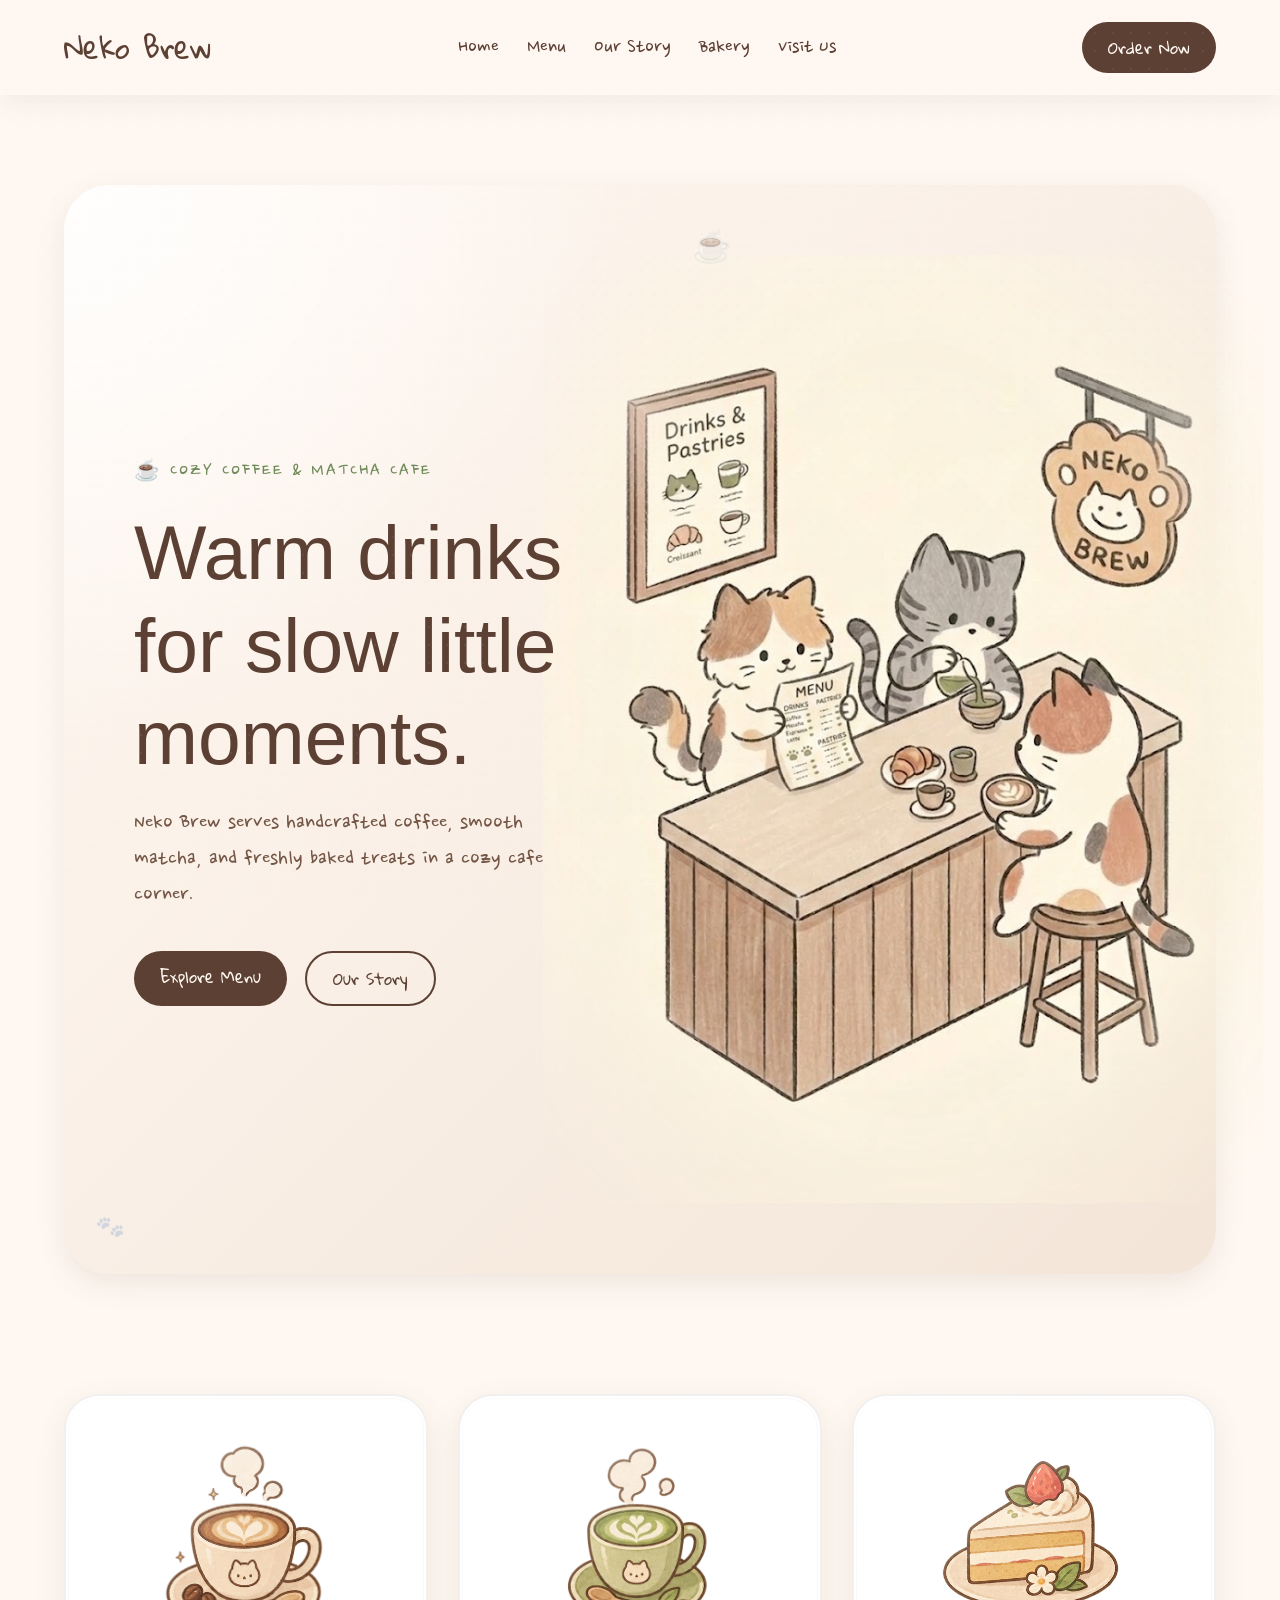
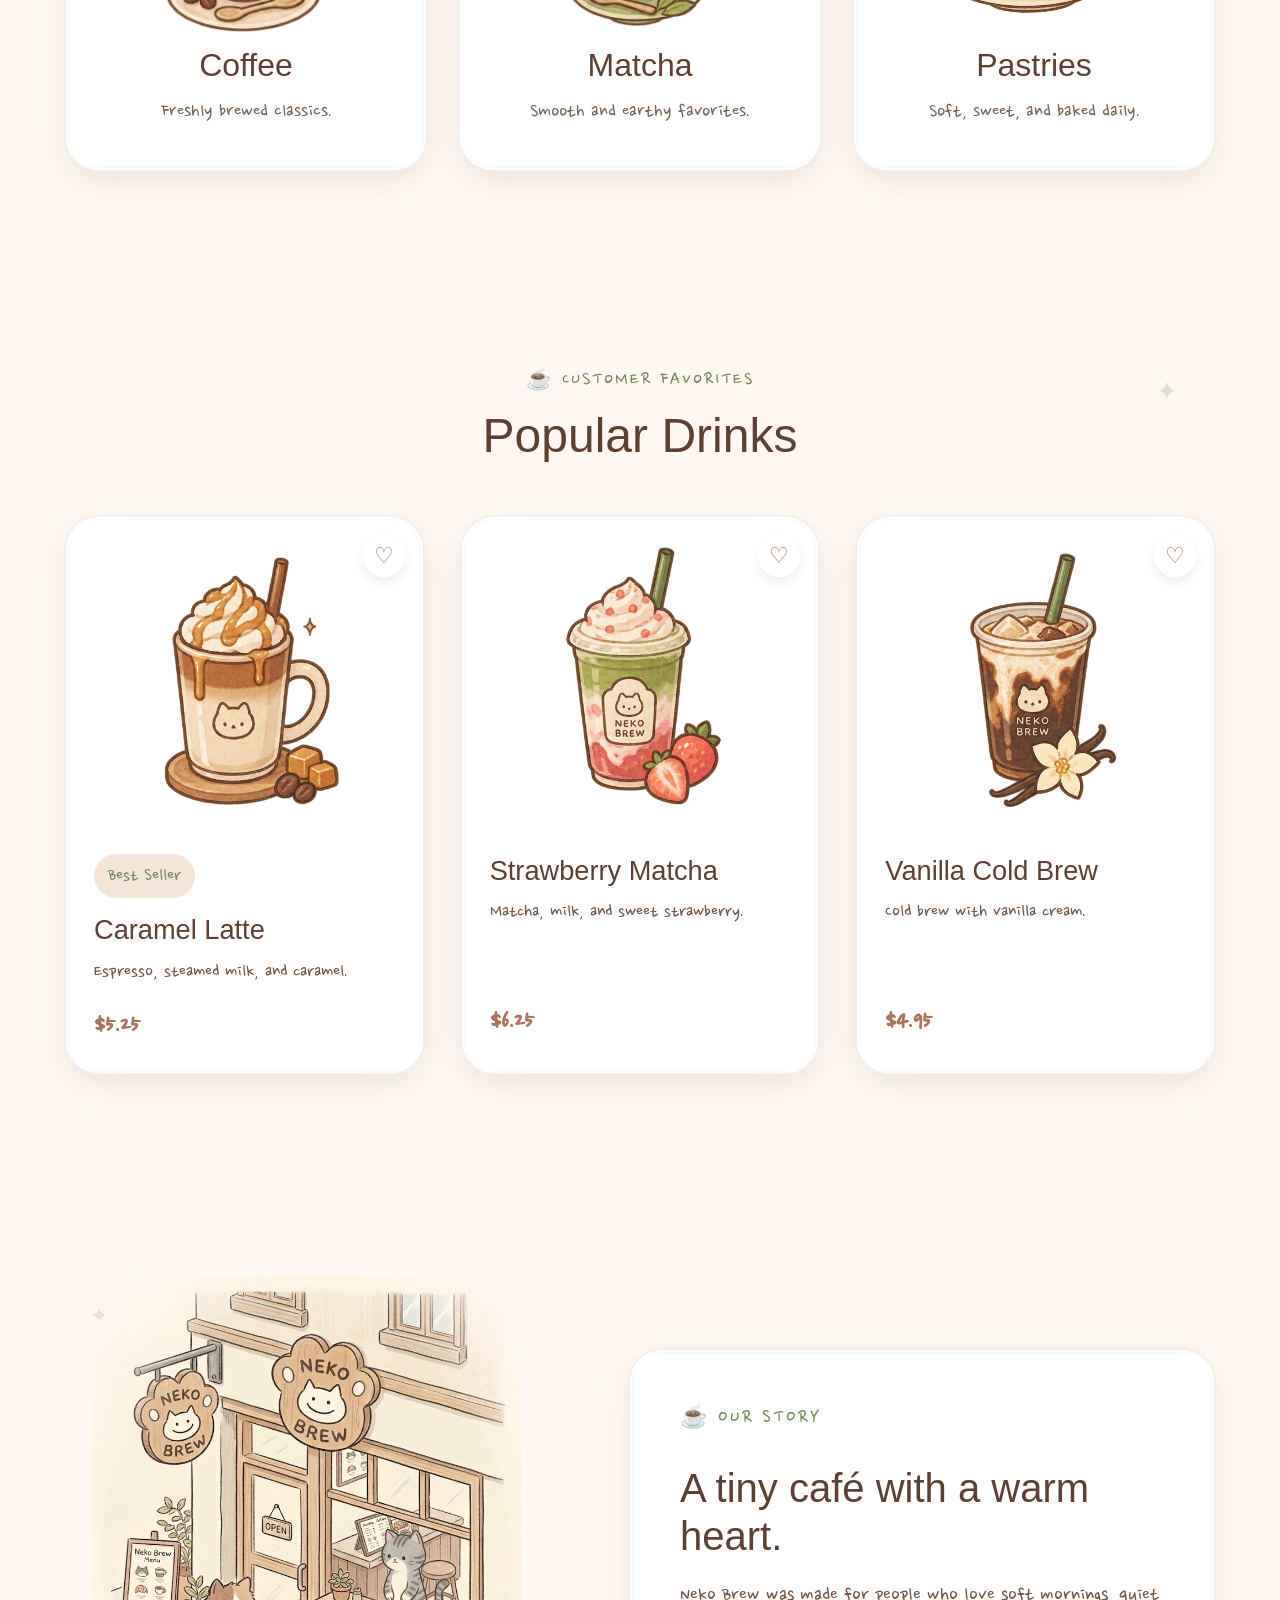
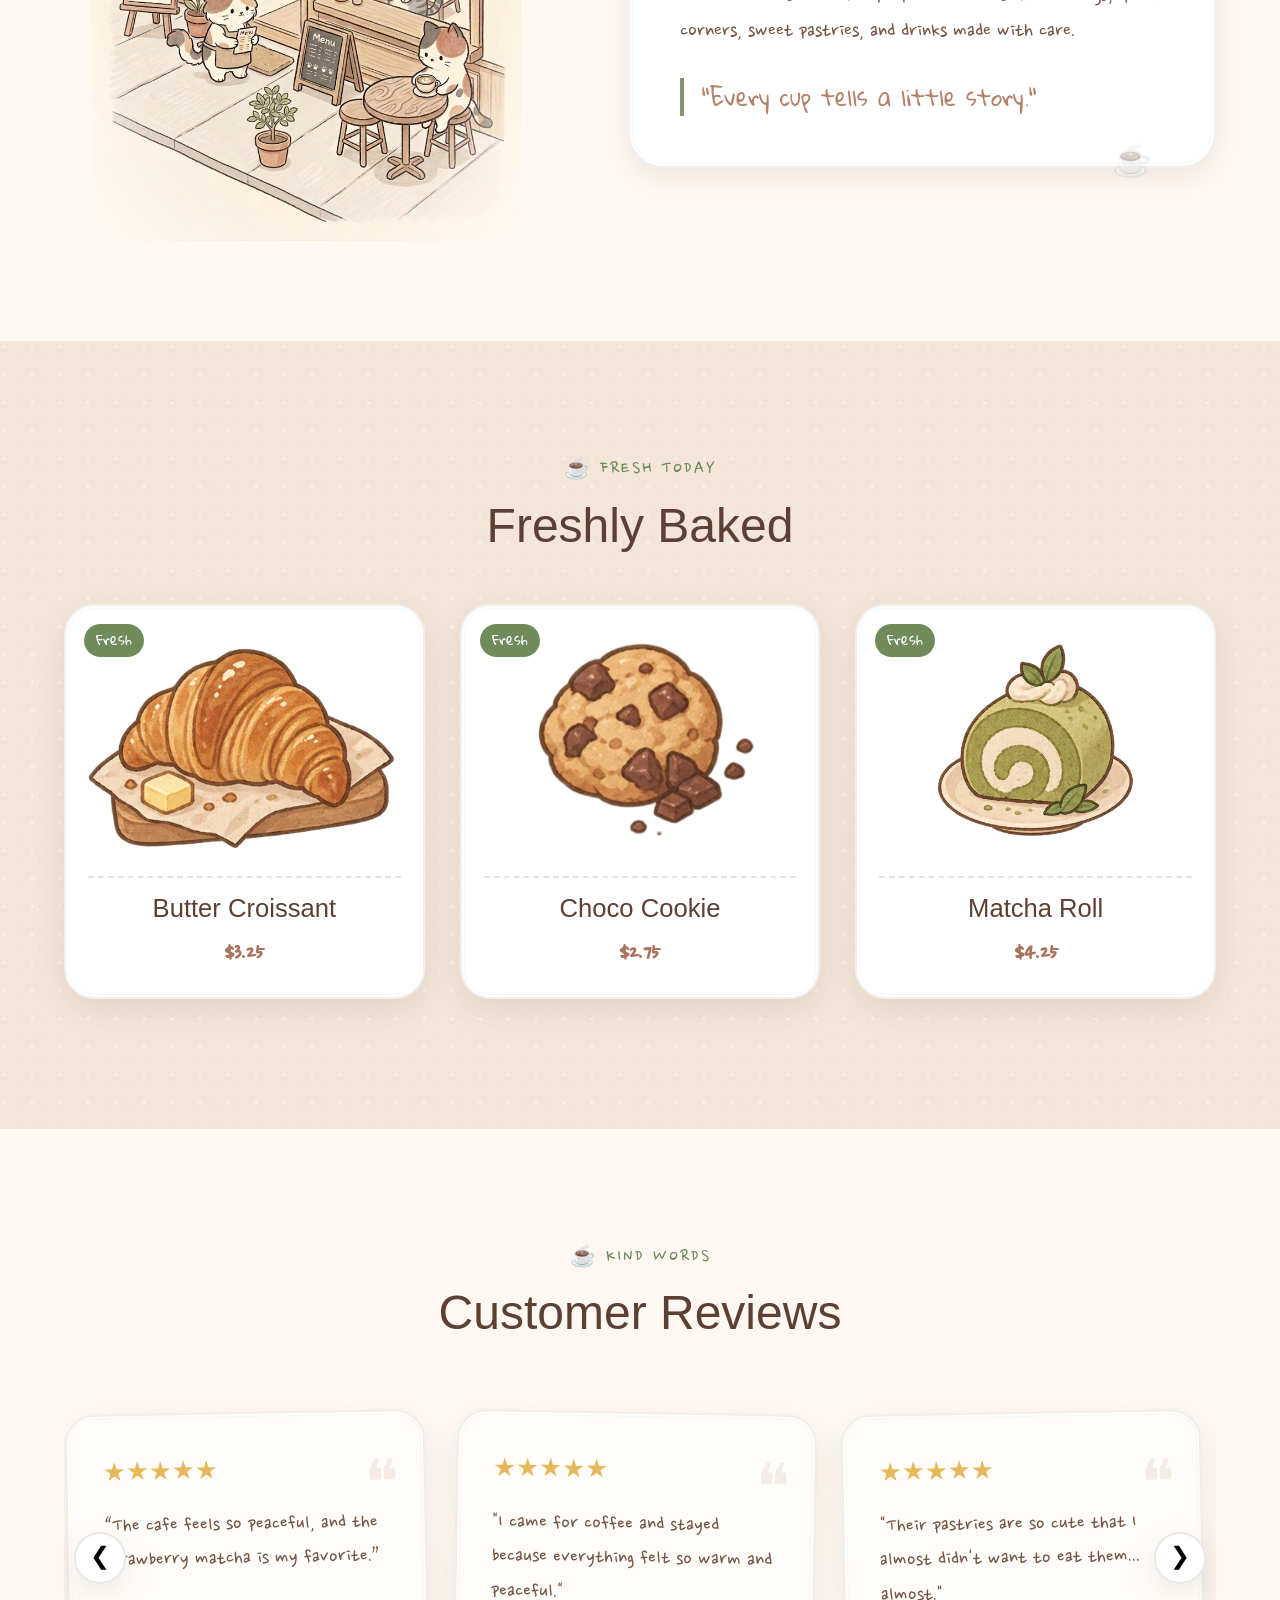
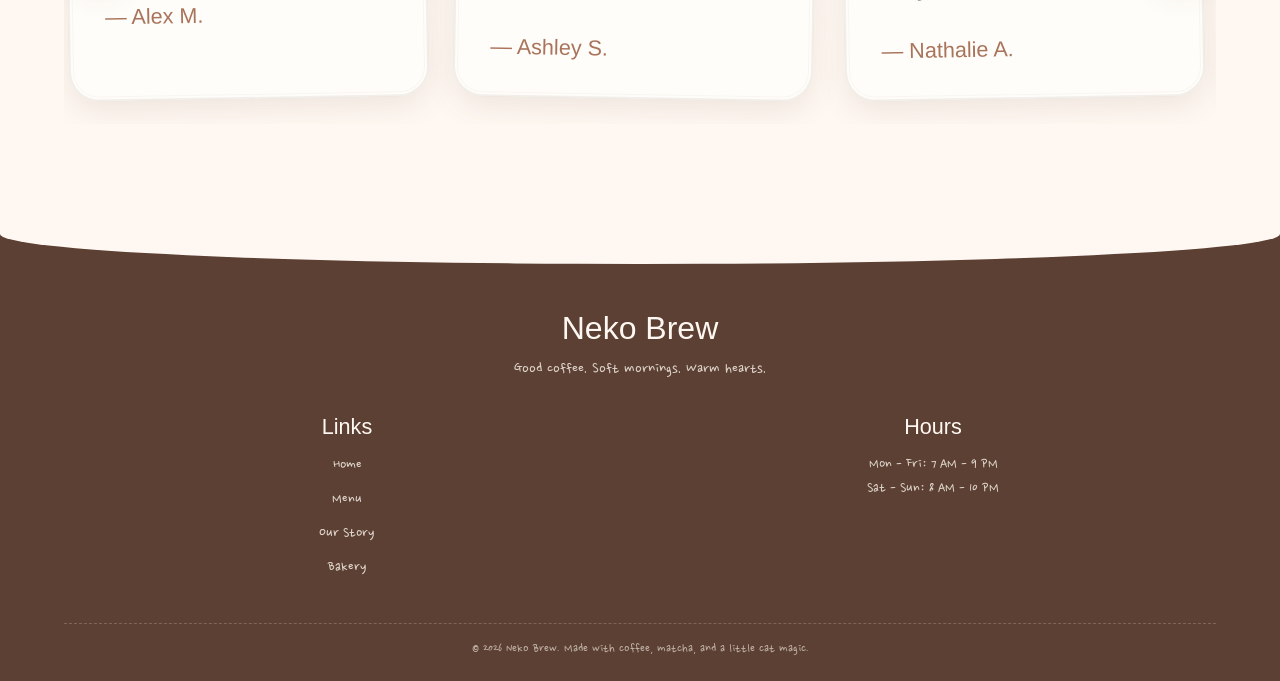
<file: projects/neko-brew/index.html>
<!DOCTYPE html>
<html lang="en-US">
<head>
    <meta charset="utf-8">
    <title>Neko Brew</title>
    <link href="style.css" rel="stylesheet" type="text/css">
</head>

<body>

    <!-- HEADER -->   
    <header class="site-header">
        <div class="container"> 
        <a href="#home" class="logo">Neko Brew</a>

        <nav class="main-nav">
            <a href="#home">Home</a>
            <a href="#menu">Menu</a>
            <a href="#story">Our Story</a>
            <a href="#bakery">Bakery</a>
            <a href="#visit">Visit Us</a>
        </nav>

        <a href="#menu" class="order-btn">Order Now</a>
        </div>
    </header>

    <!-- MAIN CONTENT -->
    <main>

        <!-- HERO -->
        <section class="hero" id="home">
            <div class="container">            
            <div class="hero-text">
                <p class="eyebrow">Cozy Coffee &amp; Matcha Cafe</p>
                <h1>Warm drinks for slow little moments.</h1>
                <p>
                    Neko Brew serves handcrafted coffee, smooth matcha,
                    and freshly baked treats in a cozy cafe corner.
                </p>

                <div class="hero-buttons">
                    <a href="#menu" class="btn primary-btn">Explore Menu</a>
                    <a href="#story" class="btn secondary-btn">Our Story</a>
                </div>
            </div>

            <div class="hero-image">
                <img src="images/cafe-scene.png" alt="Cozy illustrated café scene">
            </div>
            </div>
        </section>

        <!-- CATEGORIES -->
        <section class="categories">
            <div class="container">
                <article class="category-card">
                <img src="images/coffee.png" alt="Coffee icon">
                <h2>Coffee</h2>
                <p>Freshly brewed classics.</p>
            </article>

            <article class="category-card">
                <img src="images/matcha.png" alt="Matcha icon">
                <h2>Matcha</h2>
                <p>Smooth and earthy favorites.</p>
            </article>

            <article class="category-card">
                <img src="images/pasties.png" alt="Pastry icon">
                <h2>Pastries</h2>
                <p>Soft, sweet, and baked daily.</p>
            </article>
            </div>
        </section>

        <!-- POPULAR DRINKS -->
        <section class="popular-drinks" id="menu">
            <div class="container">
                <div class="section-heading">
                <p class="eyebrow">Customer Favorites</p>
                <h2>Popular Drinks</h2>
            </div>

            <div class="drink-grid">
                <article class="drink-card">
                    <button class="favorite-btn" aria-label="Favorite drink">
                         ♡
                    </button>

                    <img src="images/caramel-latte.png" alt="Caramel latte">

                    <div class="drink-info">
                        <p class="drink-tag">Best Seller</p>
                        <h3>Caramel Latte</h3>
                        <p>Espresso, steamed milk, and caramel.</p>
                        <span>$5.25</span>
                    </div>
                </article>

                <article class="drink-card">
                    <button class="favorite-btn" aria-label="Favorite drink">
                         ♡
                    </button>
                    <img src="images/strawberry-matcha.png" alt="Strawberry matcha">
                    
                    <div class="drink-info">
                        <h3>Strawberry Matcha</h3>
                        <p>Matcha, milk, and sweet strawberry.</p>
                        <span>$6.25</span>
                    </div>
                </article>

                <article class="drink-card">
                    <button class="favorite-btn" aria-label="Favorite drink">
                         ♡
                    </button>
                    <img src="images/vanilla-cold-brew.png" alt="Vanilla cold brew">
                    
                    <div class="drink-info">                    
                        <h3>Vanilla Cold Brew</h3>
                        <p>Cold brew with vanilla cream.</p>
                        <span>$4.95</span>
                    </div>        
                </article>
                
            </div>
            </div>
        </section>

        <!-- STORY -->
        <section class="story" id="story">
            <div class="container">
                <div class="story-image">
                <img src="images/story.png" alt="Neko Brew cat mascot">
            </div>

            <div class="story-text">
                <p class="eyebrow">Our Story</p>

            <h2>A tiny café with a warm heart.</h2>

            <p>
                Neko Brew was made for people who love soft mornings,
                quiet corners, sweet pastries, and drinks made with care.
            </p>

            <blockquote>
                "Every cup tells a little story."
            </blockquote>

            </div>
            </div>
        </section>

        <!-- BAKERY -->
        <section class="bakery" id="bakery">
            <div class="container">
                <div class="section-heading">
                <p class="eyebrow">Fresh Today</p>
                <h2>Freshly Baked</h2>
            </div>

            <div class="bakery-grid">
                <article class="bakery-card">
                    <img src="images/butter-croissant.png" alt="Croissant">
                    <div class="bakery-info"><h3>Butter Croissant</h3>
                    <span>$3.25</span>
                    </div>
                </article>

                <article class="bakery-card">
                    <img src="images/choco-cookie.png" alt="Chocolate cookie">
                    <div class="bakery-info"><h3>Choco Cookie</h3>
                    <span>$2.75</span>
                    </div>
                </article>

                <article class="bakery-card">
                    <img src="images/matcha-roll.png" alt="Matcha roll cake">
                    <div class="bakery-info"><h3>Matcha Roll</h3>
                    <span>$4.25</span>
                    </div>
                </article>
            </div>
            </div>
        </section>

        <!-- REVIEWS -->
        <section class="reviews">
            <div class="container">
                <div class="section-heading">
                <p class="eyebrow">Kind Words</p>
                <h2>Customer Reviews</h2>
                </div>
                
<div class="reviews-wrapper">
<button class="review-arrow prev">❮</button>

            <div class="reviews-slider">
            <article class="review-card">
                <p class="stars">★★★★★</p>
                <p>
                    “The cafe feels so peaceful, and the strawberry matcha
                    is my favorite.”
                </p>
                <h3>— Alex M.</h3>
            </article>
                
            <article class="review-card">
                <p class="stars">★★★★★</p>
                <p>
                    "I came for coffee and stayed because everything felt so warm and peaceful."
                </p>
                <h3>— Ashley S.</h3>
            </article>
                
            <article class="review-card">
                <p class="stars">★★★★★</p>
                <p>
                    "Their pastries are so cute that I almost didn't want to eat them... almost."
                </p>
                <h3>— Nathalie A.</h3>
            </article>
                
            <article class="review-card">
                <p class="stars">★★★★★</p>
                <p>
                    "This is exactly the kind of café I'd spend my whole afternoon drawing in."
                </p>
                <h3>— Nikki A.</h3>
            </article>
                
            <article class="review-card">
                <p class="stars">★★★★★</p>
                <p>
                    "The cat mascot deserves a raise. Oh, and the caramel latte was amazing too."
                </p>
                <h3>— Nicole S.</h3>
            </article>
            </div>

<button class="review-arrow next">❯</button>
</div>
                
            </div>
        </section>

    </main>

    <!-- FOOTER -->
    <footer class="site-footer" id="visit">
        <div class="container">
            <div class="footer-brand">
            <h2>Neko Brew</h2>
            <p>Good coffee. Soft mornings. Warm hearts.</p>
        </div>

        <div class="footer-links">
            <h3>Links</h3>
            <a href="#home">Home</a>
            <a href="#menu">Menu</a>
            <a href="#story">Our Story</a>
            <a href="#bakery">Bakery</a>
        </div>

        <div class="footer-hours">
            <h3>Hours</h3>
            <p>Mon - Fri: 7 AM - 9 PM</p>
            <p>Sat - Sun: 8 AM - 10 PM</p>
        </div>
            
            <div class="footer-bottom">
    <p>© 2026 Neko Brew. Made with coffee, matcha, and a little cat magic.</p>
            </div>
        </div>

    </footer>

    <script src="script.js"></script>
</body>
</html>
</file>
<file: css/base.css>
@charset "UTF-8";

/* Base styles: reset, variables, document defaults */

/* ==================================================
   RESET
================================================== */

* {
  box-sizing: border-box;
  margin: 0;
  padding: 0;
}

html,
body {
  width: 100%;
  height: 100%;
}

button {
  font: inherit;
}

button,
a {
  -webkit-tap-highlight-color: transparent;
}


/* ==================================================
   COLORS
================================================== */

:root {
  --cream: #fffaf0;
  --pink: #f4b5c2;
  --pink-light: #f9d0d8;
  --peach: #f3c6a8;
  --sage: #bccdaf;
  --sage-light: #d8e1cb;
  --blue: #b9cfe0;
  --lavender: #d8c9e7;
  --yellow: #f8d184;
  --brown: #55453f;
  --brown-soft: #75635b;

  --topbar-height: 44px;
  --taskbar-height: 66px;


  /* DEFAULT / PASTEL THEME */

  --theme-1: #bcd8d1;
  --theme-2: #dbe8df;
  --theme-3: #f5e7d7;
  --theme-4: #d8d7ee;

  --theme-accent: #f4b5c2;
  --theme-accent-light: #f9d0d8;
}

/* ==================================================
   COLOR THEMES
================================================== */


/* STRAWBERRY MATCHA */

body.theme-strawberry-matcha {
  --theme-1: #f4c7cf;
  --theme-2: #f9dce1;
  --theme-3: #d6e2ca;
  --theme-4: #edf2df;

  --theme-accent: #efa9b8;
  --theme-accent-light: #f8d7de;
}


/* BLUEBERRY */

body.theme-blueberry {
  --theme-1: #bfd7ea;
  --theme-2: #d8e5f0;
  --theme-3: #d8cbea;
  --theme-4: #fffaf5;

  --theme-accent: #b9b6df;
  --theme-accent-light: #dedcf2;
}


/* SOFT PINK */

body.theme-soft-pink {
  --theme-1: #f2bdca;
  --theme-2: #f8d2da;
  --theme-3: #fbe3e7;
  --theme-4: #fff4f1;

  --theme-accent: #eba7b7;
  --theme-accent-light: #f8d5dd;
}
/* ==================================================
   BODY
================================================== */

body {
  overflow: hidden;
  background: var(--desktop);
  color: var(--brown);
  font-family: "Courier New", Courier, monospace;
}

/* ==================================================
   ISHA V2 BOOT SCREEN
================================================== */

.isha-loader {
    position: fixed;
    inset: 0;
    width: 100%;
    height: 100vh;

    background:
        radial-gradient(
            circle at top,
            #3a3939 0%,
            #292828 45%,
            #1d1c1c 100%
        );

    display: flex;
    align-items: center;
    justify-content: center;

    z-index: 999999;

    transition:
        opacity 0.6s ease,
        visibility 0.6s ease;
}

.isha-loader.is-hidden {
    opacity: 0;
    visibility: hidden;
    pointer-events: none;
}

.isha-loader-inner {
    width: min(520px, 85%);

    color: #d8d3cf;

    font-family: "Courier New", monospace;

    filter:
        drop-shadow(
            0 0 10px rgba(255,255,255,0.05)
        );
}

.isha-loader-label {
    margin-bottom: 24px;

    font-size: 12px;
    letter-spacing: 3px;
    opacity: 0.65;
}

.isha-loader-status p {
    margin: 7px 0;

    font-size: 13px;

    opacity: 0;
    transform: translateY(5px);

    animation: ishaStatusIn 0.4s forwards;
}

.isha-loader-status p:nth-child(1) {
    animation-delay: 0.25s;
}

.isha-loader-status p:nth-child(2) {
    animation-delay: 0.7s;
}

.isha-loader-status p:nth-child(3) {
    animation-delay: 1.15s;
}

.isha-loader-status p:nth-child(4) {
    animation-delay: 1.6s;
}

@keyframes ishaStatusIn {
    to {
        opacity: 0.7;
        transform: translateY(0);
    }
}

.isha-loader-track {
    width: 100%;
    height: 9px;

    margin-top: 25px;
    padding: 2px;

    border: 1px solid rgba(96, 75, 88, 0.35);
    border-radius: 2px;
}

.isha-loader-fill {
    width: 0%;
    height: 100%;

    background:
        linear-gradient(
            90deg,
            #d983ac,
            #b593cb
        );

    transition: width 0.08s linear;
}

.isha-loader-percent {
    margin-top: 7px;

    text-align: right;
    font-size: 11px;

    opacity: 0.55;
}

.isha-loader-welcome {
    margin-top: 36px;

    text-align: center;

    opacity: 0;
    transform: translateY(10px);

    pointer-events: none;

    transition:
        opacity 0.55s ease,
        transform 0.55s ease;
}

.isha-loader-welcome.is-visible {
    opacity: 1;
    transform: translateY(0);

    pointer-events: auto;
}

.isha-loader-welcome h1 {
    margin-bottom: 10px;

    font-size: 30px;
    font-weight: normal;
}

.isha-loader-welcome p {
    font-size: 13px;
    line-height: 1.7;
}

.isha-loader-note {
    margin: 20px 0;

    opacity: 0.6;
}

.isha-loader-enter {
    padding: 11px 22px;

    background: transparent;
    color: #d8d3cf;

    border: 1px solid rgba(216,211,207,0.4);
    border-radius: 3px;

    font-family: "Courier New", monospace;
    font-size: 11px;
    letter-spacing: 2px;

    cursor: pointer;

    transition:
        transform 0.2s ease,
        background 0.2s ease,
        color 0.2s ease;
}

.isha-loader-enter:hover {
    transform: translateY(-2px);

    background: #d8d3cf;
    color: #242323;
}
</file>
<file: css/desktop.css>
/* ==================================================
   DESKTOP — TOP BAR, WALLPAPER, ICONS, TASKBAR, START MENU
================================================== */

/* ==================================================
   TOP MENU BAR
================================================== */

.menu-bar {
  position: fixed;
  top: 0;
  left: 0;
  z-index: 1000;

  width: 100%;
  height: var(--topbar-height);

  display: flex;
  align-items: center;
  justify-content: space-between;

  padding: 0 26px;

  background: #fffaf0;
  border-bottom: 2px solid var(--brown);
}


/* LEFT SIDE */

.menu-left {
  display: flex;
  align-items: center;
  gap: 28px;
}

.brand-button {
  display: flex;
  align-items: center;
  gap: 10px;

  border: none;
  background: transparent;

  color: var(--brown);
  font-weight: 700;
  font-size: 16px;

  cursor: pointer;
}

.brand-heart {
  display: grid;
  place-items: center;

  width: 25px;
  height: 25px;

  background: var(--pink);
  border: 2px solid var(--brown);
  border-radius: 50%;

  font-family: Arial, sans-serif;
  font-size: 18px;
  line-height: 1;
}

.menu-nav {
  display: flex;
  align-items: center;
  gap: 6px;
}

.menu-nav button {
  padding: 7px 10px;

  border: none;
  border-radius: 6px;
  background: transparent;

  color: var(--brown);
  font-weight: 600;

  cursor: pointer;
}

.menu-nav button:hover {
  background: var(--theme-accent-light);
}


/* RIGHT SIDE */

.menu-right {
  display: flex;
  align-items: center;
  gap: 22px;
}

.top-status {
  display: flex;
  align-items: center;
  gap: 16px;
}

.status-icon {
  min-width: 24px;
  text-align: center;

  font-family: Arial, sans-serif;
  font-size: 21px;
  font-weight: bold;
}

.top-date {
  font-size: 14px;
  font-weight: 700;
  white-space: nowrap;
}


/* ==================================================
   DESKTOP WALLPAPER
================================================== */

.desktop {
  position: fixed;

  top: var(--topbar-height);
  left: 0;

  width: 100%;

  height: calc(
    100vh -
    var(--topbar-height) -
    var(--taskbar-height)
  );

  overflow: hidden;

  background: linear-gradient(
    120deg,
    var(--theme-1),
    var(--theme-2),
    var(--theme-3),
    var(--theme-4),
    var(--theme-1)
  );

  background-size: 400% 400%;

  animation:
    desktop-color-shift 18s ease infinite;
}


@keyframes desktop-color-shift {
  0% {
    background-position: 0% 50%;
  }

  50% {
    background-position: 100% 50%;
  }

  100% {
    background-position: 0% 50%;
  }
}
/* ==================================================
   DESKTOP DECORATIONS
================================================== */

.desktop-decoration {
  position: absolute;
  z-index: 1;

  color: var(--pink);

  pointer-events: none;
  user-select: none;
}

/* HEART — TOP RIGHT */

.decoration-one {
  top: 10%;
  right: 8%;

  color: #f19aae;

  font-size: 38px;

  transform: rotate(12deg);
}


/* FLOWER — UPPER RIGHT */

.decoration-two {
  top: 25%;
  right: 16%;

  color: #f0b95d;

  font-size: 27px;

  transform: rotate(-9deg);
}


/* HEART — LOWER LEFT */

.decoration-three {
  left: 18%;
  bottom: 12%;

  color: #f19aae;

  font-size: 25px;

  transform: rotate(-15deg);
}


/* FLOWER — CENTER-ish */

.decoration-four {
  top: 42%;
  left: 31%;

  color: #fff1c9;

  font-size: 22px;

  transform: rotate(10deg);
}


/* SMALL HEART — RIGHT */

.decoration-five {
  right: 30%;
  bottom: 18%;

  color: #d7b8d9;

  font-size: 21px;

  transform: rotate(17deg);
}


/* SMALL FLOWER — TOP */

.decoration-six {
  top: 9%;
  left: 43%;

  color: #f5d58b;

  font-size: 19px;

  transform: rotate(-12deg);
}


/* HEART — BOTTOM RIGHT */

.decoration-seven {
  right: 7%;
  bottom: 8%;

  color: #f3b4c2;

  font-size: 31px;

  transform: rotate(-7deg);
}

.desktop-decoration {
  animation:
    decoration-float 5s ease-in-out infinite;
}


.decoration-two,
.decoration-five {
  animation-delay: -1.5s;
}


.decoration-three,
.decoration-six {
  animation-delay: -3s;
}


.decoration-four,
.decoration-seven {
  animation-delay: -4s;
}


@keyframes decoration-float {

  0%,
  100% {
    translate: 0 0;
  }

  50% {
    translate: 0 -5px;
  }

}
/* ==================================================
   DESKTOP ICON BUTTON
================================================== */
.desktop-icons {
  position: relative;
  z-index: 5;

  display: flex;
  flex-direction: column;
  align-items: center;

  gap: 30px;

  width: 135px;

  padding-top: 50px;
  margin-left: 50px;
}


.desktop-icon {
  width: 120px;

  display: flex;
  flex-direction: column;
  align-items: center;

  gap: 5px;

  padding: 0;

  background: transparent;
  border: none;
  outline: none;
  box-shadow: none;

  color: var(--brown);

  font: inherit;

  appearance: none;
  -webkit-appearance: none;

  cursor: pointer;
}

.play-card {
  text-decoration: none;
  color: var(--brown);
}

/* HOVER */

.desktop-icon:hover .desktop-icon-image {
  transform:
    translateY(-7px)
    rotate(-3deg)
    scale(1.08);

  filter:
    drop-shadow(4px 5px 0 rgba(85, 69, 63, 0.15));
}


/* CLICK */

.desktop-icon:active .desktop-icon-image {
  transform:
    translateY(-1px)
    scale(0.94);
}


.desktop-icon-image {
  width: 90px;
  height: 90px;

  object-fit: contain;

  image-rendering: pixelated;

  transition:
    transform 0.15s ease;
}

/* ==================================================
   DESKTOP ICON — SELECTED
================================================== */

.desktop-icon.selected .desktop-icon-image {
  transform:
    translateY(-3px)
    scale(1.04);

  filter:
    drop-shadow(3px 4px 0 rgba(85, 69, 63, 0.12));
}


.desktop-icon.selected .desktop-icon-label {
  padding: 2px 6px;

  background: rgba(255, 250, 240, 0.55);

  border: 1px dashed rgba(85, 69, 63, 0.45);

  border-radius: 4px;

  color: var(--brown);
}
/* ==================================================
   GENERIC ICON
================================================== */

.icon-art {
  position: relative;
  display: block;

  width: 68px;
  height: 60px;

  transition: transform 0.16s ease;
}

.desktop-icon-label {
  padding: 0;

  background: transparent;

  font-size: 13px;
  font-weight: 700;

  color: var(--brown);

  white-space: nowrap;

  transition:
    transform 0.18s ease,
    color 0.18s ease;
}


.desktop-icon:hover .desktop-icon-label {
  transform: translateY(-2px);

  color: #d87f92;
}

/* ==================================================
   ABOUT FOLDER ICON
================================================== */

.icon-folder {
  height: 55px;
  margin-top: 5px;

  background: var(--pink);
  border: 3px solid var(--brown);
  border-radius: 8px;

  box-shadow: 4px 5px 0 rgba(85, 69, 63, 0.18);
}

.folder-tab {
  position: absolute;
  top: -12px;
  left: 5px;

  width: 31px;
  height: 14px;

  background: var(--pink-light);

  border: 3px solid var(--brown);
  border-bottom: 0;
  border-radius: 8px 8px 0 0;
}

.folder-heart {
  position: absolute;
  top: 12px;
  left: 50%;

  transform: translateX(-50%);

  font-family: Arial, sans-serif;
  font-size: 27px;
  font-weight: bold;
}


/* ==================================================
   DISC ICON
================================================== */

.icon-disc {
  width: 63px;
  height: 63px;

  border: 3px solid var(--brown);
  border-radius: 50%;

  background: conic-gradient(
    var(--lavender),
    #f0deef,
    var(--blue),
    var(--pink-light),
    var(--lavender)
  );

  box-shadow: 4px 5px 0 rgba(85, 69, 63, 0.16);
}

.disc-center {
  position: absolute;
  top: 50%;
  left: 50%;

  width: 20px;
  height: 20px;

  transform: translate(-50%, -50%);

  background: #fffaf0;
  border: 3px solid var(--brown);
  border-radius: 50%;
}

.disc-sparkle {
  position: absolute;
  right: -7px;
  bottom: -6px;

  display: grid;
  place-items: center;

  width: 22px;
  height: 22px;

  background: var(--cream);
  border: 2px solid var(--brown);
  border-radius: 50%;

  font-size: 12px;
}


/* ==================================================
   PLAYGROUND MONITOR ICON
================================================== */

.icon-monitor {
  width: 70px;
  height: 59px;
  padding: 7px;

  background: var(--sage);
  border: 3px solid var(--brown);
  border-radius: 9px;

  box-shadow: 4px 5px 0 rgba(85, 69, 63, 0.16);
}

.monitor-screen {
  height: 34px;

  display: grid;
  place-items: center;

  background: var(--sage-light);
  border: 2px solid var(--brown);
  border-radius: 4px;
}

.monitor-face {
  font-family: Arial, sans-serif;
  font-size: 11px;
  font-weight: bold;
}

.monitor-buttons {
  display: flex;
  justify-content: flex-end;
  gap: 4px;

  padding-top: 5px;
}

.monitor-buttons span {
  width: 5px;
  height: 5px;

  background: var(--pink);
  border: 1px solid var(--brown);
  border-radius: 50%;
}


/* ==================================================
   CONTACT ENVELOPE ICON
================================================== */

.icon-envelope {
  width: 68px;
  height: 51px;
  margin-top: 7px;

  overflow: hidden;

  background: var(--cream);
  border: 3px solid var(--brown);
  border-radius: 8px;

  box-shadow: 4px 5px 0 rgba(85, 69, 63, 0.16);
}

.envelope-flap {
  position: absolute;
  top: -16px;
  left: 50%;

  width: 52px;
  height: 52px;

  background: var(--cream);
  border: 3px solid var(--brown);

  transform: translateX(-50%) rotate(45deg);
}

.envelope-heart {
  position: absolute;
  z-index: 3;

  top: 13px;
  left: 50%;

  transform: translateX(-50%);

  display: grid;
  place-items: center;

  width: 25px;
  height: 21px;

  background: var(--pink);
  border: 2px solid var(--brown);
  border-radius: 50%;

  font-family: Arial, sans-serif;
  font-weight: bold;
}


/* ==================================================
   BOTTOM TASKBAR
================================================== */

.taskbar {
  position: fixed;
  z-index: 1000;

  left: 0;
  bottom: 0;

  width: 100%;
  height: var(--taskbar-height);

  display: flex;
  align-items: center;
  justify-content: space-between;

  padding: 7px 16px;

  background: #fffaf0;
  border-top: 3px solid var(--brown);
}


/* ==================================================
   TASKBAR LEFT
================================================== */

.taskbar-left {
  height: 100%;

  display: flex;
  align-items: center;
  gap: 8px;
}


/* START */

.start-button {
  height: 47px;

  display: flex;
  align-items: center;
  gap: 9px;

  padding: 0 18px;

  background: var(--cream);
  border: 2px solid var(--brown);
  border-radius: 9px;

  box-shadow: 3px 3px 0 rgba(85, 69, 63, 0.18);

  color: var(--brown);

  font-family: Arial, sans-serif;
  font-weight: 700;

  cursor: pointer;
}

.start-flower {
  color: #e991a2;
  font-size: 18px;
}

.task-tab.active {
  background: var(--theme-accent-light);
}

/* ==================================================
   START MENU
================================================== */

.start-menu {
  position: fixed;

  left: 14px;
  bottom: calc(var(--taskbar-height) + 10px);

  z-index: 9999;

  width: 260px;

  padding: 10px;

  background: #fffaf0;

  border: 2px solid var(--brown);
  border-radius: 10px;

  box-shadow:
    6px 7px 0 rgba(85, 69, 63, 0.16);

  opacity: 0;
  visibility: hidden;

  transform:
    translateY(8px)
    scale(0.98);

  transform-origin: bottom left;

  transition:
    opacity 0.15s ease,
    transform 0.15s ease,
    visibility 0.15s ease;
}


/* OPEN */

.start-menu.open {
  opacity: 1;
  visibility: visible;

  transform:
    translateY(0)
    scale(1);
}


/* ==================================================
   HEADER
================================================== */

.start-menu-header {
  display: flex;
  align-items: center;

  gap: 10px;

  padding: 9px 10px 11px;
}


.start-menu-heart {
  width: 35px;
  height: 35px;

  display: grid;
  place-items: center;

  flex-shrink: 0;

  background: #f5c5cf;

  border: 2px solid var(--brown);
  border-radius: 8px;

  font-size: 20px;
}


.start-menu-header div {
  display: flex;
  flex-direction: column;

  gap: 1px;
}


.start-menu-header strong {
  font-size: 13px;
}


.start-menu-header div span {
  color: var(--brown-soft);

  font-size: 10px;
}


/* ==================================================
   DIVIDER
================================================== */

.start-menu-divider {
  height: 1px;

  margin: 4px 6px;

  background:
    rgba(85, 69, 63, 0.20);
}


/* ==================================================
   MENU ITEMS
================================================== */

.start-menu-apps {
  display: flex;
  flex-direction: column;

  gap: 2px;

  padding: 5px 0;
}


.start-menu-item {
  width: 100%;

  display: grid;

  grid-template-columns:
    25px 1fr;

  align-items: center;

  gap: 7px;

  padding:
    9px 10px;

  background: transparent;

  border: none;
  border-radius: 6px;

  color: var(--brown);

  font: inherit;
  font-size: 12px;
  font-weight: 700;

  text-align: left;

  cursor: pointer;

  transition:
    background 0.12s ease,
    transform 0.12s ease;
}


.start-menu-item:hover {
  background: #f6dce2;

  transform:
    translateX(3px);
}


.start-menu-item:active {
  transform:
    translateX(3px)
    scale(0.98);
}


.start-menu-profile {
  margin-top: 4px;
}
/* ==================================================
   TASKBAR APP TABS — POLISHED
================================================== */

.task-tab {
  position: relative;

  min-width: 170px;
  height: 47px;

  display: flex;
  align-items: center;

  gap: 10px;

  padding: 0 18px;

  background: #fffaf0;

  border: 2px solid var(--brown);
  border-radius: 8px;

  box-shadow:
    2px 3px 0 rgba(85, 69, 63, 0.10);

  color: var(--brown);

  font-weight: 700;

  cursor: pointer;

  transition:
    transform 0.15s ease,
    background 0.15s ease,
    box-shadow 0.15s ease;
}


/* HOVER */

.task-tab:hover {
  background: #f9e4e8;

  transform: translateY(-2px);

  box-shadow:
    3px 4px 0 rgba(85, 69, 63, 0.13);
}


/* ==================================================
   RUNNING
================================================== */

.task-tab.running::after {
  content: "";

  position: absolute;

  left: 50%;
  bottom: 4px;

  width: 22px;
  height: 3px;

  transform: translateX(-50%);

  background: #b8caa9;

  border-radius: 99px;
}


/* ==================================================
   ACTIVE / CURRENT WINDOW
================================================== */

.task-tab.active::after {
  background: var(--theme-accent);
}

  transform: translateY(-2px);

  box-shadow:
    inset 0 -3px 0 rgba(85, 69, 63, 0.08),
    3px 4px 0 rgba(85, 69, 63, 0.14);
}


.task-tab.active::after {
  background: #e68fa1;

  width: 34px;
}


/* ==================================================
   MINIMIZED
================================================== */

.task-tab.minimized {
  background: #f3eee4;

  opacity: 0.75;

  transform: none;

  box-shadow:
    1px 2px 0 rgba(85, 69, 63, 0.08);
}


.task-tab.minimized::after {
  width: 14px;

  background: var(--brown-soft);

  opacity: 0.5;
}


/* CLICK */

.task-tab:active {
  transform: translateY(1px);

  box-shadow:
    1px 1px 0 rgba(85, 69, 63, 0.12);
}

/* ==================================================
   TASKBAR RIGHT
================================================== */

.taskbar-right {
  display: flex;
  align-items: center;
  gap: 16px;

  padding-right: 8px;
}

.system-tray {
  display: flex;
  align-items: center;
  gap: 17px;
}

.tray-icon {
  min-width: 21px;

  text-align: center;

  font-family: Arial, sans-serif;
  font-size: 21px;
  font-weight: bold;
}


/* BATTERY */

.battery {
  position: relative;

  width: 31px;
  height: 17px;

  display: block;
  padding: 2px;

  border: 2px solid var(--brown);
  border-radius: 4px;
}

.battery::after {
  content: "";

  position: absolute;
  top: 4px;
  right: -5px;

  width: 3px;
  height: 7px;

  background: var(--brown);
  border-radius: 0 2px 2px 0;
}

.battery-level {
  display: block;

  width: 75%;
  height: 100%;

  background: var(--sage);
  border-radius: 1px;
}

.tray-divider {
  width: 2px;
  height: 29px;

  background: var(--brown);
  opacity: 0.7;
}

.taskbar-time {
  min-width: 84px;

  font-size: 15px;
  font-weight: 700;
  text-align: center;
}

/* ==================================================
   TOP DROPDOWN MENUS
================================================== */

.top-dropdown {
  position: fixed;

  top: calc(var(--topbar-height) + 7px);

  z-index: 9999;

  width: 220px;

  padding: 8px;

  background: #fffaf0;

  border: 2px solid var(--brown);
  border-radius: 8px;

  box-shadow:
    5px 6px 0 rgba(85, 69, 63, 0.15);

  opacity: 0;
  visibility: hidden;

  transform: translateY(-5px);

  transition:
    opacity 0.14s ease,
    transform 0.14s ease,
    visibility 0.14s ease;
}


.top-dropdown.open {
  opacity: 1;
  visibility: visible;

  transform: translateY(0);
}


/* FILE POSITION */

.file-menu {
  left: 155px;
}


/* ITEMS */

.top-dropdown-item {
  width: 100%;

  display: grid;

  grid-template-columns:
    24px 1fr;

  align-items: center;

  gap: 7px;

  padding: 9px 10px;

  background: transparent;

  border: none;
  border-radius: 5px;

  color: var(--brown);

  font: inherit;

  font-size: 12px;
  font-weight: 700;

  text-align: left;

  cursor: pointer;
}


.top-dropdown-item:hover {
  background: var(--pink-light);

  transform: translateX(2px);
}


.top-dropdown-divider {
  height: 1px;

  margin: 5px 4px;

  background:
    rgba(85, 69, 63, 0.20);
}


/* ACTIVE TOP MENU BUTTON */

.top-dropdown-item:hover {
  background: var(--theme-accent-light);
}
/* ==================================================
   EDIT MENU
================================================== */

.edit-menu {
  left: 220px;
}


/* CHECKMARK */

.menu-check {
  font-weight: 900;
}


/* HIDDEN SETTING */

.toggle-item.disabled .menu-check {
  visibility: hidden;
}


/* HIDE DESKTOP ICONS */

.desktop.hide-icons .desktop-icons {
  opacity: 0;
  visibility: hidden;
  pointer-events: none;
}


/* REDUCE / DISABLE MOTION */

body.motion-off *,
body.motion-off *::before,
body.motion-off *::after {
  animation: none !important;

  transition-duration: 0s !important;
}

/* ==================================================
   VIEW MENU
================================================== */

.view-menu {
  left: 285px;
}


.top-dropdown-label {
  padding: 7px 10px 5px;

  color: var(--brown-soft);

  font-size: 10px;
  font-weight: 700;

  text-transform: uppercase;
  letter-spacing: 1px;
}


.theme-option .menu-check {
  visibility: hidden;
}


.theme-option.active .menu-check {
  visibility: visible;
}

/* ==================================================
   WINDOW MENU
================================================== */

.window-menu {
  left: 350px;
}

.help-menu {
     left: 430px;
}

/* ==================================================
   RESPONSIVE
================================================== */
</file>
<file: css/windows.css>
/* ==================================================
   WINDOWS — SHARED WINDOW SYSTEM
================================================== */

/* ==================================================
   WINDOW
================================================== */

.window {
  position: absolute;
  z-index: 20;

  top: 14%;
  left: 31%;

  width: min(560px, 75vw);
  overflow: hidden;

  background: var(--cream);
  border: 3px solid var(--brown);
  border-radius: 15px;

  box-shadow: 10px 10px 0 rgba(85, 69, 63, 0.18);

  display: none;
}

.window.active {
  display: block;
}

/* ==================================================
   WINDOW FOCUS
================================================== */

.window {
  transition:
    box-shadow 0.18s ease;
}


/* WINDOW BEHIND */

.window.active:not(.focused) {
  box-shadow:
    4px 5px 0 rgba(85, 69, 63, 0.10);
}


.window.active:not(.focused) .window-header {
  filter: saturate(0.65);
  opacity: 0.82;
}


/* FRONT WINDOW */

.window.focused {
  box-shadow:
    8px 9px 0 rgba(85, 69, 63, 0.18);
}


.window.focused .window-header {
  filter: none;
  opacity: 1;
}

/* ==================================================
   WINDOW HEADER
================================================== */

.window-header {
  min-height: 54px;

  display: flex;
  align-items: center;
  justify-content: space-between;

  padding: 8px 10px 8px 18px;

  background: linear-gradient(
    to bottom,
    var(--pink-light),
    var(--pink)
  );

  border-bottom: 3px solid var(--brown);

  cursor: grab;
}

.window-header:active {
  cursor: grabbing;
}

.window-title {
  display: flex;
  align-items: center;
  gap: 11px;

  font-size: 16px;
  font-weight: 700;
}


/* WINDOW BUTTONS */

.window-controls {
  display: flex;
  align-items: center;
  gap: 5px;
}

.window-control {
  width: 31px;
  height: 31px;

  display: grid;
  place-items: center;

  background: var(--cream);
  border: 2px solid var(--brown);
  border-radius: 6px;

  color: var(--brown);

  font-family: Arial, sans-serif;
  font-size: 18px;
  font-weight: bold;

  cursor: pointer;
}

.window-control:hover {
  background: var(--peach);
}

.window-close:hover {
  background: var(--pink);
}

/* ==================================================
   GENERIC MINIMIZED WINDOW
================================================== */

.window.minimized {
  display: none !important;
}
</file>
<file: css/apps.css>
/* ==================================================
   APPS — WELCOME, NOTES, CONTACT, PLAYGROUND, PROFILE
================================================== */

/* ==================================================
   ABOUT WINDOW CONTENT
================================================== */

.window-content {
  padding: 38px;
}

.eyebrow {
  margin-bottom: 9px;

  color: #dd8395;
  font-weight: 700;
  letter-spacing: 1px;
}

.window-content h1 {
  width: max-content;
  max-width: 100%;

  margin-bottom: 22px;
  padding-bottom: 4px;

  border-bottom: 6px solid rgba(244, 181, 194, 0.65);

  font-size: clamp(28px, 4vw, 42px);
  line-height: 1;
}

.about-copy {
  max-width: 430px;

  font-family: Arial, sans-serif;
  font-size: 16px;
  line-height: 1.65;
}

.window-tags {
  display: flex;
  flex-wrap: wrap;
  gap: 12px;

  margin-top: 30px;
  padding-top: 25px;

  border-top: 2px dashed var(--pink-light);
}

.window-tags span {
  min-width: 120px;
  padding: 8px 15px;

  text-align: center;

  border: 2px solid var(--brown);
  border-radius: 7px;

  background: var(--pink-light);

  font-family: Arial, sans-serif;
  font-size: 13px;
  font-weight: 700;
}

.window-tags span:nth-child(2) {
  background: var(--sage-light);
}

.window-tags span:nth-child(3) {
  background: var(--lavender);
}


/* ==================================================
   WELCOME.EXE
================================================== */

.welcome-window {
  top: 70px;
  left: 220px;

  width: 560px;

  background: #fffaf0;

  border: 3px solid var(--brown);
  border-radius: 14px;

  box-shadow: 10px 10px 0 rgba(85, 69, 63, 0.18);

  overflow: hidden;
}


/* =========================
   WELCOME HEADER
========================= */

.welcome-window .window-header {
  min-height: 48px;

  padding: 7px 10px 7px 16px;

  background: linear-gradient(
    to bottom,
    #f8c8d1,
    #f3aebc
  );

  border-bottom: 3px solid var(--brown);
}


.welcome-window .window-title {
  display: flex;
  align-items: center;

  gap: 9px;

  font-size: 15px;
  font-weight: 700;
}


/* =========================
   WELCOME CONTENT
========================= */

.welcome-content {
  position: relative;

  min-height: 360px;

  padding: 42px 38px 34px;

  overflow: hidden;
}


/* =========================
   LEFT SIDE
========================= */

.welcome-text {
  position: relative;

  z-index: 2;
}


.welcome-small {
  margin-bottom: 4px;

  font-size: 22px;
  font-weight: 800;

  letter-spacing: 1px;
}


.welcome-name-row {
  display: flex;
  align-items: center;

  gap: 14px;

  margin-bottom: 18px;
}


.welcome-name-row h1 {
  margin: 0;

  font-size: clamp(52px, 7vw, 82px);

  line-height: 0.9;

  letter-spacing: 3px;

  font-weight: 900;

  color: var(--brown);

  text-shadow:
    3px 3px 0 #f6d4db;
}


.welcome-heart {
  display: inline-grid;
  place-items: center;

  width: 40px;
  height: 40px;

  background: var(--pink);

  border: 3px solid var(--brown);
  border-radius: 50%;

  font-family: Arial, sans-serif;

  font-size: 26px;
  font-weight: bold;

  transform: rotate(-8deg);
}


/* =========================
   ROLE PILL
========================= */

.welcome-role {
  width: max-content;
  max-width: 100%;

  margin-bottom: 34px;

  padding: 8px 16px;

  background: #f3aebc;

  border: 3px solid var(--brown);
  border-radius: 9px;

  box-shadow: 3px 3px 0 rgba(85, 69, 63, 0.15);

  font-size: 14px;
  font-weight: 700;

  letter-spacing: 0.4px;
}


/* =========================
   SPEECH BUBBLE
========================= */

.speech-bubble {
  position: relative;

  width: 230px;

  padding: 18px 20px;

  background: #fffaf0;

  border: 3px solid var(--brown);
  border-radius: 13px;

  box-shadow: 4px 4px 0 rgba(85, 69, 63, 0.1);

  font-family: Arial, sans-serif;

  font-size: 15px;
  font-weight: 700;

  line-height: 1.45;
}


.speech-bubble {
  position: relative;

  width: 270px;

  padding: 18px 20px;

  background: #fffaf0;

  border: 3px solid var(--brown);
  border-radius: 13px;

  box-shadow: 4px 4px 0 rgba(85, 69, 63, 0.1);

  font-family: Arial, sans-serif;

  font-size: 15px;
  font-weight: 700;

  line-height: 1.45;
}

/* ==================================================
   CSS BUNNY
================================================== */

.welcome-character {
  position: relative;

  display: flex;
  align-items: flex-end;
  justify-content: center;
}


.css-bunny {
  position: relative;

  width: 130px;
  height: 190px;

  margin-top: 40px;
}


/* ears */

.bunny-ear {
  position: absolute;

  top: 4px;

  width: 42px;
  height: 92px;

  background: #fffaf0;

  border: 3px solid var(--brown);

  border-radius: 55% 55% 35% 35%;

  z-index: 1;
}


.bunny-ear::after {
  content: "";

  position: absolute;

  top: 12px;
  left: 50%;

  width: 17px;
  height: 58px;

  transform: translateX(-50%);

  background: #f6c2cf;

  border-radius: 50%;
}


.bunny-ear-left {
  left: 13px;

  transform: rotate(-7deg);
}


.bunny-ear-right {
  right: 13px;

  transform: rotate(7deg);
}


/* head */

.bunny-head {
  position: absolute;

  top: 58px;
  left: 50%;

  width: 102px;
  height: 92px;

  transform: translateX(-50%);

  background: #fffaf0;

  border: 3px solid var(--brown);

  border-radius: 48% 48% 45% 45%;

  z-index: 3;
}


/* eyes */

.bunny-eye {
  position: absolute;

  top: 38px;

  width: 7px;
  height: 9px;

  background: var(--brown);

  border-radius: 50%;
}


.bunny-eye-left {
  left: 28px;
}


.bunny-eye-right {
  right: 28px;
}


/* mouth */

.bunny-mouth {
  position: absolute;

  left: 50%;
  top: 48px;

  transform: translateX(-50%);

  font-family: Arial, sans-serif;

  font-size: 16px;
  font-weight: bold;
}


/* blush */

.bunny-head::before,
.bunny-head::after {
  content: "";

  position: absolute;

  top: 54px;

  width: 16px;
  height: 8px;

  background: #f8c8d1;

  border-radius: 50%;

  opacity: 0.8;
}


.bunny-head::before {
  left: 12px;
}


.bunny-head::after {
  right: 12px;
}


/* body */

.bunny-body {
  position: absolute;

  left: 50%;
  bottom: 0;

  width: 90px;
  height: 82px;

  transform: translateX(-50%);

  background: #fffaf0;

  border: 3px solid var(--brown);

  border-radius: 45% 45% 36% 36%;

  z-index: 2;
}


/* little paws */

.bunny-body::before,
.bunny-body::after {
  content: "";

  position: absolute;

  bottom: 12px;

  width: 30px;
  height: 22px;

  background: #fffaf0;

  border: 3px solid var(--brown);

  border-radius: 50%;
}


.bunny-body::before {
  left: -14px;

  transform: rotate(-12deg);
}


.bunny-body::after {
  right: -14px;

  transform: rotate(12deg);
}


/* ==================================================
   LITTLE DECORATIONS
================================================== */

.welcome-content::before {
  content: "✦";

  position: absolute;

  right: 145px;
  top: 52px;

  color: var(--yellow);

  font-size: 28px;

  transform: rotate(10deg);
}


.welcome-content::after {
  content: "♡";

  position: absolute;

  right: 32px;
  top: 90px;

  color: var(--pink);

  font-family: Arial, sans-serif;

  font-size: 27px;

  transform: rotate(15deg);
}


/* ==================================================
   RESPONSIVE
================================================== */


/* ==================================================
   NOTES.TXT
================================================== */

.notes-window {
  top: 170px;
  right: 85px;
  left: auto;

  width: 245px;

  background: #fffaf0;

  border: 3px solid var(--brown);
  border-radius: 8px;

  box-shadow:
    8px 9px 0 rgba(85, 69, 63, 0.16);

  transform: rotate(1deg);
}


/* HEADER */

.notes-window .window-header {
  min-height: 42px;

  padding:
    6px 7px 6px 13px;

  background:
    #f4c4b5;

  border-bottom:
    3px solid var(--brown);
}


.notes-window .window-title {
  font-size: 13px;
}


.notes-window .window-control {
  width: 27px;
  height: 27px;

  font-size: 15px;
}


/* CONTENT */

.notes-content {
  position: relative;

  min-height: 245px;

  padding:
    27px 27px 32px;

  background:
    repeating-linear-gradient(
      to bottom,
      transparent 0,
      transparent 30px,
      rgba(85, 69, 63, 0.08) 31px
    ),
    #fffaf0;
}


/* TEXT */

.notes-content p {
  margin-bottom: 8px;

  font-family:
    "Courier New",
    monospace;

  font-size: 15px;
  font-weight: 700;

  line-height: 1.4;
}


/* LITTLE HEART */

.notes-content::after {
  content: "♡";

  position: absolute;

  right: 22px;
  bottom: 18px;

  color: var(--pink);

  font-family: Arial, sans-serif;

  font-size: 24px;

  transform: rotate(-8deg);
}

/* ==================================================
   CONTACT.EXE
================================================== */

.contact-window {
  top: 150px;
  right: 120px;
  left: auto;

  width: 390px;

  background: #fffaf0;

  border: 3px solid var(--brown);
  border-radius: 12px;

  box-shadow:
    9px 9px 0 rgba(85, 69, 63, 0.16);
}


/* HEADER */

.contact-window .window-header {
  min-height: 44px;

  padding:
    6px 8px 6px 14px;

  background:
    #f6c7cf;

  border-bottom:
    3px solid var(--brown);
}


/* CONTENT */

.contact-content {
  padding:
    28px 28px 30px;
}


.contact-small {
  margin-bottom: 5px;

  color:
    #d87f92;

  font-size: 12px;
  font-weight: 800;

  letter-spacing: 1.5px;
}


.contact-content h2 {
  margin-bottom: 14px;

  font-size: 28px;
}


.contact-copy {
  margin-bottom: 24px;

  font-family:
    Arial,
    sans-serif;

  font-size: 14px;

  line-height: 1.6;
}


/* EMAIL CARD */

.contact-card {
  display: grid;

  grid-template-columns:
    1fr auto;

  gap:
    5px 10px;

  align-items: center;

  padding:
    14px 15px;

  background:
    #fff3f0;

  border:
    2px solid var(--brown);

  border-radius: 9px;

  box-shadow:
    3px 3px 0 rgba(85, 69, 63, 0.1);
}


.contact-label {
  grid-column:
    1 / -1;

  font-size: 10px;
  font-weight: 800;

  letter-spacing: 1.4px;
}


.contact-email {
  font-family:
    Arial,
    sans-serif;

  font-size: 14px;
  font-weight: 700;
}


.copy-email {
  padding:
    6px 10px;

  background:
    var(--pink-light);

  border:
    2px solid var(--brown);

  border-radius: 6px;

  color:
    var(--brown);

  font-weight: 700;

  cursor: pointer;
}


.copy-email:hover {
  background:
    var(--pink);
}


/* LINKS */

.contact-links {
  display: flex;

  gap: 10px;

  margin-top: 18px;
}


.contact-links a {
  padding:
    7px 11px;

  background:
    var(--sage-light);

  border:
    2px solid var(--brown);

  border-radius: 7px;

  color:
    var(--brown);

  font-family:
    Arial,
    sans-serif;

  font-size: 13px;
  font-weight: 700;

  text-decoration: none;
}


.contact-links a:hover {
  transform:
    translateY(-2px);
}

/* ==================================================
   PLAYGROUND.EXE
================================================== */

.playground-window {
  top: 115px;
  right: 150px;
  left: auto;

  width: 500px;

  background: #fffaf0;

  border: 3px solid var(--brown);
  border-radius: 12px;

  box-shadow:
    10px 10px 0 rgba(85, 69, 63, 0.16);
}


/* HEADER */

.playground-window .window-header {
  min-height: 46px;

  padding:
    7px 9px 7px 15px;

  background:
    var(--sage);

  border-bottom:
    3px solid var(--brown);
}


/* CONTENT */

.playground-content {
  padding:
    28px;
}


/* INTRO */

.playground-intro {
  margin-bottom:
    25px;
}


.playground-small {
  margin-bottom:
    5px;

  color:
    #7d9272;

  font-size:
    11px;

  font-weight:
    800;

  letter-spacing:
    1.5px;
}


.playground-intro h2 {
  margin-bottom:
    10px;

  font-size:
    30px;
}


.playground-intro p {
  max-width:
    400px;

  font-family:
    Arial,
    sans-serif;

  font-size:
    14px;

  line-height:
    1.55;
}


/* ==================================================
   PLAYGROUND GRID
================================================== */

.playground-grid {
    
  display:grid;
  grid-template-columns:repeat(2, 1fr);

  gap:12px;
}


/* CARD */

.play-card {
    
  position:relative;
  min-height:105px;
  display:flex;
  flex-direction:column;
  align-items:flex-start;
  justify-content:space-between;
  padding:14px;

  background:#f7efe3;
  border:2px solid var(--brown);
  border-radius:9px;
  box-shadow:3px 3px 0 rgba(85, 69, 63, 0.1);

  color:var(--brown);
  text-align:left;
  cursor:pointer;
  transition:transform 0.15s ease;
}

.play-card:hover {
  transform:translateY(-3px);
}

.play-card:nth-child(2) {
  background:var(--pink-light);
}

.play-card:nth-child(3) {
  background:var(--lavender);
}

.play-card:nth-child(4) {
  background:var(--sage-light);
}


/* NUMBER */

.play-number {
  font-size:11px;
  font-weight: 800;
  opacity: 0.6;
}


/* TITLE */

.play-title {
  font-family: Arial,sans-serif;
  font-size:15px;
  font-weight:800;
}


/* ARROW */

.play-arrow {
  position:absolute;
  right: 12px;
  bottom:10px;
  font-size: 18px;
}

/* ==================================================
   SKILLS.EXE
================================================== */

.skills-window {
  width: min(620px, 72vw);

  top: 18%;
  left: 38%;
}


.skills-window .window-header {
  background: linear-gradient(
    to bottom,
    #cfe8f6,
    #a9cfe5
  );
}


/* CONTENT */

.skills-content {
  position: relative;

  padding: 26px 32px 30px;

  background:
    linear-gradient(
      rgba(85, 69, 63, 0.05) 1px,
      transparent 1px
    ),
    linear-gradient(
      90deg,
      rgba(85, 69, 63, 0.05) 1px,
      transparent 1px
    ),
    var(--cream);

  background-size: 24px 24px;
}


/* HEADING */

.skills-heading {
  margin-bottom: 22px;
}

.skills-small {
  margin: 0 0 4px;

  font-size: 9px;
  font-weight: 700;

  letter-spacing: 1px;

  color: var(--brown-soft);
}

.skills-heading h2 {
  margin: 0 0 5px;

  font-size: 25px;

  color: #5e8dab;
}


/* 3 X 3 GRID */

.skills-grid {
  display: grid;

  grid-template-columns: repeat(3, 1fr);

  gap: 20px 28px;

  max-width: 430px;

  margin: 0 auto;
}


/* ITEMS */

.skill-item {
  display: flex;
  flex-direction: column;
  align-items: center;

  gap: 7px;

  text-align: center;
}

.skill-icon {
  width: 58px;
  height: 52px;

  display: grid;
  place-items: center;

  background: #cfe8f6;

  border: 2px solid var(--brown);
  border-radius: 9px;

  box-shadow:
    3px 3px 0 rgba(85, 69, 63, 0.10);

  color: var(--brown);

  font-family: "Courier New", monospace;
  font-size: 18px;
  font-weight: 700;

  transition:
    transform 0.15s ease,
    background 0.15s ease;
}

.skill-item:nth-child(2n) .skill-icon {
  transform: rotate(1deg);
}

.skill-item:nth-child(3n) .skill-icon {
  transform: rotate(-1deg);
}

.skill-item:hover .skill-icon {
  transform:
    translateY(-4px)
    rotate(-2deg);

  background: #b7d9ee;
}

.skill-item span {
  font-size: 8px;
  font-weight: 700;

  letter-spacing: 0.4px;
}


/* DOODLES */

.skills-doodle {
  position: absolute;

  pointer-events: none;
}

.skills-doodle-one {
  top: 26px;
  right: 34px;

  color: #e9b855;
}

.skills-doodle-two {
  right: 25px;
  bottom: 22px;

  color: #ef9caf;
}

.skills-doodle-three {
  left: 20px;
  top: 74px;

  color: #7aaac7;
}

/* ==================================================
   SECRET PROFILE WINDOW
================================================== */

.profile-window {
  top: 145px;
  left: 360px;
  width: 560px;
  background: #fffaf0;
  border: 3px solid var(--brown);
  border-radius: 10px;
  box-shadow: 9px 10px 0 rgba(85, 69, 63, 0.17);
}

/* BREADCRUMB */

.profile-breadcrumb {
  padding: 8px 14px;
  background: #e3edf1;
  border-bottom: 2px solid var(--brown);
  font-size: 11px;
  font-weight: 700;
}

/* BLUE TITLE BAR */

.profile-window .window-header {
  min-height: 44px;
  padding: 6px 8px 6px 14px;
  background: #b9d5e2;
  border-bottom: 3px solid var(--brown);
}

/* CONTENT */

.profile-content {
  display: grid;
  grid-template-columns: 125px 1fr;
  gap: 20px;
  align-items: center;
  padding: 32px 30px 35px;
}

.profile-content {
  display: grid;
  grid-template-columns: 125px 1fr;
  gap: 28px;
  align-items: center;
  padding: 32px 30px 35px;

  background-color: #fffaf0;

  background-image:
    linear-gradient(
      rgba(185, 213, 226, 0.08) 1px,
      transparent 1px
    ),
    linear-gradient(
      90deg,
      rgba(185, 213, 226, 0.08) 1px,
      transparent 1px
    );

  background-size: 18px 18px;
}

/* ==================================================
   AVATAR
================================================== */

.profile-avatar-area {
  position: relative;
  display: flex;
  justify-content: center;
}

.profile-avatar-frame {
  width: 200px;
  height: 200px;

  display: grid;
  place-items: center;

  background: transparent;
  border: none;
  box-shadow: none;
}

.profile-avatar {
  width: 180px;
  height: 180px;
  object-fit: contain;
  image-rendering: pixelated;
}
.profile-avatar-heart {
  position: absolute;
  right: -3px;
  bottom: -8px;

  display: grid;
  place-items: center;

  width: 28px;
  height: 28px;

  background: #f5c0cc;
  border: 2px solid var(--brown);
  border-radius: 50%;

  font-family: Arial, sans-serif;
  font-weight: 700;
}

/* ==================================================
   PROFILE DETAILS
================================================== */

.profile-info {
  display: flex;
  flex-direction: column;
  gap: 13px;
}

.profile-row {
  display: grid;
  grid-template-columns: 92px 1fr;
  gap: 12px;
  align-items: baseline;
  font-size: 13px;
  font-weight: 700;
}

.profile-label {
  color: #6e8994;
  font-size: 10px;
  letter-spacing: 1.1px;
}

/* ENERGY */

.profile-hearts {
  display: flex;
  gap: 5px;
  font-family: Arial, sans-serif;
  font-size: 16px;
}

.heart-full {
  color: #e991a2;
}

.heart-empty {
  color: #e991a2;
  opacity: 0.65;
}

/* COFFEE */

.coffee-meter {
  display: flex;
  gap: 4px;
  font-family: Arial, sans-serif;
}

.coffee-full {
  color: #8fa384;
}

.coffee-empty {
  color: #a9988e;
}

/* ==================================================
   HELP.EXE
================================================== */

.help-window {
  top: 90px;
  right: 70px;
  left: auto;

  width: 390px;

  background: #fffaf0;

  border: 3px solid var(--brown);
  border-radius: 12px;

  box-shadow:
    8px 9px 0 rgba(85, 69, 63, 0.16);
}


/* HEADER */

.help-window .window-header {
  min-height: 44px;

  padding:
    6px 8px 6px 14px;

  background:
    linear-gradient(
      to bottom,
      #f8e4a9,
      #f2cf7f
    );

  border-bottom:
    3px solid var(--brown);
}


/* CONTENT */

.help-content {
  padding:
    25px 26px 26px;
}


.help-small {
  margin-bottom:
    5px;

  color:
    #b38a38;

  font-size:
    10px;

  font-weight:
    800;

  letter-spacing:
    1.4px;
}


.help-content h2 {
  margin-bottom:
    20px;

  font-size:
    26px;
}


/* HELP LIST */

.help-list {
  display:
    flex;

  flex-direction:
    column;

  gap:
    14px;
}


.help-item {
  display:
    grid;

  grid-template-columns:
    38px 1fr;

  gap:
    10px;

  align-items:
    start;
}


.help-icon {
  display:
    grid;

  place-items:
    center;

  min-height:
    32px;

  padding:
    4px;

  background:
    #fff1c9;

  border:
    2px solid var(--brown);

  border-radius:
    6px;

  font-size:
    13px;

  font-weight:
    800;
}


.help-item strong {
  display:
    block;

  margin-bottom:
    2px;

  font-size:
    12px;
}


.help-item p {
  font-family:
    Arial,
    sans-serif;

  font-size:
    12px;

  line-height:
    1.4;
}


/* GOT IT BUTTON */

.help-got-it {
  display:
    block;

  margin:
    22px 0 0 auto;

  padding:
    8px 14px;

  background:
    #fff1c9;

  border:
    2px solid var(--brown);

  border-radius:
    7px;

  color:
    var(--brown);

  font-weight:
    700;

  cursor:
    pointer;
}


.help-got-it:hover {
  background:
    #f8e4a9;
}
/* ==================================================
   SKILLS.EXE — FINAL DESKTOP OVERRIDE
================================================== */

.skills-window {
  width: 560px;
  height: auto;
  max-height: none;

  top: 16%;
  left: 39%;
}

.skills-content {
  height: auto;
  min-height: 0;

  padding: 22px 28px 28px;
}


/* 3 × 3 */

.skills-grid {
  display: grid;

  grid-template-columns: repeat(3, 1fr);

  gap: 18px 24px;

  width: 100%;
  max-width: 390px;

  margin: 18px auto 0;
}


/* smaller tiles */

.skill-icon {
  width: 54px;
  height: 48px;

  font-size: 17px;
}


.skill-item {
  gap: 5px;
}


.skill-item span {
  font-size: 7px;
}
</file>
<file: css/projects.css>
/* ==================================================
   PROJECTS — WORK BROWSER + PROJECT VIEWER
================================================== */

/* ==================================================
   WORK WINDOW
================================================== */

.work-window {
  top: 95px;
  left: 680px;

  width: 620px;

  background: #fffaf0;

  border: 3px solid var(--brown);
  border-radius: 14px;

  box-shadow:
    10px 10px 0 rgba(85, 69, 63, 0.18);

  overflow: hidden;
}


/* ==================================================
   WORK HEADER
================================================== */

.work-window .window-header {
  min-height: 48px;

  padding:
    7px 10px 7px 16px;

  background:
    linear-gradient(
      to bottom,
      #dce7d2,
      #b8caa9
    );

  border-bottom:
    3px solid var(--brown);
}


/* ==================================================
   TOOLBAR
================================================== */

.work-toolbar {
  display: flex;
  align-items: center;

  gap: 10px;

  padding:
    12px 14px;

  background:
    #fbf4e8;

  border-bottom:
    2px solid var(--brown);
}


/* BACK / FORWARD */

.work-navigation {
  display: flex;
  gap: 6px;
}

.work-navigation button {
  width: 32px;
  height: 32px;

  display: grid;
  place-items: center;

  background: #fffaf0;

  border:
    2px solid var(--brown);

  border-radius: 7px;

  color: var(--brown);

  font-size: 22px;
  font-weight: bold;

  cursor: pointer;
}

.work-navigation button:hover {
  background: var(--pink-light);
}


/* ==================================================
   VIEW BUTTONS
================================================== */

.view-buttons {
  display: flex;

  gap: 6px;
}

.view-button {
  width: 32px;
  height: 32px;

  display: grid;
  place-items: center;

  background: #fffaf0;

  border:
    2px solid var(--brown);

  border-radius: 7px;

  color: var(--brown);

  font-weight: bold;

  cursor: pointer;
}

.view-button:hover,
.view-button.active {
  background:
    var(--sage-light);
}


/* ==================================================
   SEARCH
================================================== */

.work-search {
  margin-left: auto;

  width: 210px;
  height: 34px;

  display: flex;
  align-items: center;

  padding:
    0 9px;

  background: #fffaf0;

  border:
    2px solid var(--brown);

  border-radius: 8px;
}

.work-search input {
  width: 100%;

  border: none;
  outline: none;

  background: transparent;

  color: var(--brown);

  font-family:
    "Courier New",
    monospace;

  font-size: 13px;
}

.work-search input::placeholder {
  color: var(--brown-soft);

  opacity: 0.65;
}

.work-search span {
  font-size: 18px;
}


/* ==================================================
   PROJECT GRID
================================================== */

.project-grid {
  display: grid;

  grid-template-columns:
    repeat(3, 1fr);

  gap: 28px;

  padding:
    38px 34px 32px;

  background: #fffaf0;
}


/* ==================================================
   PROJECT BUTTON
================================================== */

.project-folder {
  position: relative;

  min-height: 150px;

  display: flex;
  flex-direction: column;

  align-items: center;

  gap: 10px;

  padding:
    12px 8px;

  border: none;

  background: transparent;

  color: var(--brown);

  cursor: pointer;
}

.project-folder:hover .folder-art {
  transform:
    translateY(-5px)
    rotate(-1deg);
}

.project-folder:hover .folder-symbol {
  transform:
    rotate(5deg);
}

/* ==================================================
   FOLDER ART
================================================== */

.folder-art {
  position: relative;

  width: 132px;
  height: 88px;

  display: grid;
  place-items: center;

  border: 3px solid var(--brown);

  border-radius:
    10px 10px 12px 12px;

  box-shadow:
    5px 6px 0 rgba(85, 69, 63, 0.18);

  transition:
    transform 0.16s ease;

  overflow: visible;
}

/* TOP FOLDER TAB */

.project-folder-tab {
  position: absolute;

  top: -18px;
  left: 10px;

  width: 54px;
  height: 22px;

  border:
    3px solid var(--brown);

  border-bottom: none;

  border-radius:
    9px 9px 0 0;

  z-index: 0;
}


/* SYMBOL */

.folder-symbol {
  position: relative;

  z-index: 3;

  display: grid;
  place-items: center;

  width: 42px;
  height: 42px;

  margin-top: 9px;

  background:
    #fffaf0;

  border:
    2px solid var(--brown);

  border-radius: 50%;

  font-family:
    Arial,
    sans-serif;

  font-size: 23px;
  font-weight: bold;

  box-shadow:
    2px 2px 0 rgba(85, 69, 63, 0.09);
}


/* FRONT FOLDER LAYER */

.folder-art::before {
  content: "";

  position: absolute;

  left: -3px;
  right: -3px;
  bottom: -3px;

  height: 66px;

  background: inherit;

  border:
    3px solid var(--brown);

  border-radius:
    8px 8px 12px 12px;

  z-index: 1;
}


/* SUBTLE INNER HIGHLIGHT */

.folder-art::after {
  content: "";

  position: absolute;

  left: 10px;
  right: 10px;
  top: 22px;

  height: 3px;

  background:
    rgba(255, 255, 255, 0.35);

  border-radius: 99px;

  z-index: 2;
}



/* ==================================================
   REWIND
================================================== */

.project-rewind .folder-art {
  background:
    #d9c6e8;
}

.project-rewind .project-folder-tab {
  background:
    #c5acd8;
}

.project-rewind
.folder-symbol {
  color:
    #8f73aa;
}


/* ==================================================
   NEKO BREW
================================================== */

.project-game .folder-art {
  background:
    #c4d3b8;
}

.project-game .project-folder-tab {
  background:
    #aebf9f;
}


.project-game
.folder-symbol {
  color:
    #6f8262;
}


/* ==================================================
   WOODBLOCK
================================================== */


.project-design .folder-art {
  background:
    #efb8a8;
}

.project-design .project-folder-tab {
  background:
    #db9d8c;
}
.project-design
.folder-symbol {
  color:
    #a86658;
}

/* ==================================================
   URQUIOLA
================================================== */

.project-urquiola .folder-art {
  background: #f1d59f;
}

.project-urquiola .project-folder-tab {
  background: #dfbf80;
}

.project-urquiola .folder-symbol {
  color: #9b7a43;
}

/* ==================================================
   GAME UI
================================================== */

.project-game-ui .folder-art {
  background: #bcd9e5;
}

.project-game-ui .project-folder-tab {
  background: #9fc4d3;
}

.project-game-ui .folder-symbol {
  color: #648b9c;
}

/* ==================================================
   MORE PROJECTS
================================================== */

.project-more .folder-art {
  background:
    #f3eadc;
}

.project-more .project-folder-tab {
  background:
    #ddd0bd;
}

/* ==================================================
   PROJECT NAME
================================================== */

.project-name {
  max-width: 135px;

  padding:
    5px 9px;

  background:
    rgba(255, 250, 240, 0.92);

  border-radius:
    5px;

  font-family:
    Arial,
    sans-serif;

  font-size: 13px;

  font-weight: 800;

  letter-spacing:
    0.5px;

  text-align: center;
}


/* ==================================================
   FAVORITE STAR
================================================== */

.project-star {
  position: absolute;

  top: 7px;
  right: 7px;

  font-family:
    Arial,
    sans-serif;

  font-size: 18px;

  opacity: 0;

  transition:
    opacity 0.15s ease,
    transform 0.15s ease;
}

.project-folder:hover
.project-star {
  opacity: 1;

  transform:
    rotate(10deg);
}


/* ==================================================
   WORK FOOTER
================================================== */

.work-footer {
  padding:
    10px 18px;

  background:
    #fbf4e8;

  border-top:
    2px solid var(--brown);

  font-size:
    12px;

  font-weight: 700;

  text-align: right;
}


/* ==================================================
   RESPONSIVE
================================================== */




/* ==================================================
   PROJECT VIEWER
================================================== */

.project-viewer {
  top: 35px;
  left: 160px;

  width: calc(100% - 320px);
  height: calc(100% - 70px);

  background: #fffaf0;

  border: 3px solid var(--brown);
  border-radius: 12px;

  box-shadow:
    10px 10px 0 rgba(85, 69, 63, 0.18);

  overflow: hidden;
}


.project-viewer .window-header {
  min-height: 46px;
}


.project-viewer-content {
  width: 100%;
  height: calc(100% - 46px);

  background: white;
}


.project-viewer iframe {
  display: block;

  width: 100%;
  height: 100%;

  border: none;

  background: white;
}

/* ==================================================
   PROJECT VIEWER STATES
================================================== */

.project-viewer {
  transition:
    width 0.18s ease,
    height 0.18s ease,
    top 0.18s ease,
    left 0.18s ease,
    border-radius 0.18s ease;
}


/* MAXIMIZED */

.project-viewer.maximized {
  top: 0 !important;
  left: 0 !important;

  width: 100% !important;
  height: 100% !important;

  border-radius: 0;

  transform: none !important;

  box-shadow: none;
}


/* MINIMIZED */

.project-viewer.minimized {
  display: none;
}


/* PROJECT TASKBAR TAB */

.project-task-tab {
  max-width: 190px;
}

.project-task-tab[hidden] {
  display: none;
}

/* ==================================================
   PROJECT LOADING SCREEN
================================================== */

.project-viewer-content {
  position: relative;

  overflow: hidden;
}


/* LOADER OVERLAY */

.project-loader {
  position: absolute;

  inset: 0;

  z-index: 10;

  display: grid;
  place-items: center;

  background: #fffaf0;

  opacity: 0;
  visibility: hidden;

  transition:
    opacity 0.25s ease,
    visibility 0.25s ease;
}


/* SHOW LOADER */

.project-loader.loading {
  opacity: 1;
  visibility: visible;
}


/* CENTER CONTENT */

.project-loader-inner {
  display: flex;
  flex-direction: column;
  align-items: center;

  gap: 14px;

  color: var(--brown);

  text-align: center;
}


/* HEART */

.loader-heart {
  font-size: 34px;

  animation:
    loader-heart 0.8s ease-in-out infinite alternate;
}


@keyframes loader-heart {

  from {
    transform: scale(1);
  }

  to {
    transform: scale(1.15);
  }

}


/* TEXT */

.project-loader p {
  margin: 0;

  font-family:
    "Courier New",
    monospace;

  font-size: 13px;
  font-weight: 700;

  letter-spacing: 0.5px;
}


/* ==================================================
   LOADING BLOCKS
================================================== */

.loader-blocks {
  display: flex;

  gap: 5px;
}


.loader-blocks span {
  width: 13px;
  height: 13px;

  background: transparent;

  border: 2px solid var(--brown);

  border-radius: 2px;

  animation:
    loader-block 1s infinite;
}


.loader-blocks span:nth-child(2) {
  animation-delay: 0.12s;
}


.loader-blocks span:nth-child(3) {
  animation-delay: 0.24s;
}


.loader-blocks span:nth-child(4) {
  animation-delay: 0.36s;
}


.loader-blocks span:nth-child(5) {
  animation-delay: 0.48s;
}


@keyframes loader-block {

  0%,
  100% {
    background: transparent;
  }

  50% {
    background: var(--pink);
  }

}

.project-viewer.minimized {
  display: none;
}
</file>
<file: css/responsive.css>
/* ==================================================
   RESPONSIVE — ISHA V2
================================================== */


/* ==================================================
   MEDIUM / TABLET
   721px — 1100px
================================================== */
@media (max-width: 1100px) {

  .skills-grid {
    grid-template-columns: repeat(3, 1fr);
  }

  /* ------------------------------
     TOP BAR
  ------------------------------ */

  .menu-bar {
    padding: 0 16px;
  }

  .menu-left {
    gap: 14px;
  }

  .menu-nav {
    gap: 0;
  }

  .menu-nav button {
    padding: 7px 6px;
    font-size: 13px;
  }

  .menu-right {
    gap: 12px;
  }

  .top-status {
    gap: 8px;
  }

  .top-date {
    font-size: 12px;
  }


  /* ------------------------------
     DESKTOP ICONS
  ------------------------------ */

  .desktop-icons {
    width: 105px;

    margin-left: 20px;
    padding-top: 30px;

    gap: 20px;
  }

  .desktop-icon {
    width: 95px;
  }

  .desktop-icon-image {
    width: 70px;
    height: 70px;
  }

  .desktop-icon-label {
    font-size: 12px;
  }


  /* ------------------------------
     GENERAL WINDOWS
  ------------------------------ */

  .window {
    max-width: calc(100vw - 170px);
    max-height: calc(
      100vh -
      var(--topbar-height) -
      var(--taskbar-height) -
      30px
    );
  }


  /* ------------------------------
     WELCOME
  ------------------------------ */

.welcome-window {
  width: min(480px, 55vw);
  left: 160px;
  top: 50px;
}

  .welcome-content {
    min-height: 330px;
    padding: 34px 30px 28px;
  }

  .welcome-name-row h1 {
    font-size: 62px;
  }


  /* ------------------------------
     PROJECTS
  ------------------------------ */

  .work-window {
    width: min(520px, 58vw);

    left: 260px;
    top: 65px;
  }

  .project-grid {
    grid-template-columns: repeat(3, 1fr);
    gap: 18px;
    padding: 28px 20px;
  }


  .project-folder {
    min-height: 125px;
  }

  .folder-art {
    width: 105px;
    height: 72px;
  }

  .project-name {
    font-size: 12px;
  }


  /* ------------------------------
     TOOLBAR
  ------------------------------ */

  .work-search {
    width: 170px;
  }


  /* ------------------------------
     TASKBAR
  ------------------------------ */

  .taskbar {
    padding-left: 12px;
    padding-right: 12px;
  }

  .task-tab {
    min-width: 0;
  }

}

/* ==================================================
   MOBILE
   720px AND BELOW
================================================== */

@media (max-width: 720px) {

  :root {
    --topbar-height: 48px;
    --taskbar-height: 58px;
  }


  /* ==================================================
     TOP BAR
  ================================================== */

  .menu-bar {
    padding: 0 12px;
  }

  .menu-left {
    gap: 0;
  }

  .brand-button {
    gap: 7px;
    font-size: 14px;
  }

  .brand-heart {
    width: 24px;
    height: 24px;

    font-size: 16px;
  }


  /* desktop menu is too crowded on phone */

  .menu-nav {
    display: none;
  }


  .menu-right {
    gap: 8px;
  }

  .top-status {
    display: none;
  }

  .top-date {
    font-size: 11px;
  }


  /* ==================================================
     DESKTOP
  ================================================== */

  .desktop {
    overflow: hidden;
  }


  /* ==================================================
     DECORATIONS
  ================================================== */

  .desktop-decoration {
    opacity: 0.55;
  }

  .decoration-four,
  .decoration-five,
  .decoration-six {
    display: none;
  }


/* ==================================================
   DESKTOP ICONS — MOBILE
================================================== */

.desktop-icons {
  position: relative;

  width: 95px;

  display: flex;
  flex-direction: column;
  align-items: center;

  gap: 18px;

  margin-left: 10px;

  padding-top: 25px;
  padding-bottom: calc(var(--taskbar-height) + 20px);
}

.desktop-icon {
  width: 85px;
}

.desktop-icon-image {
  width: 60px;
  height: 60px;
}

.desktop-icon-label {
  font-size: 10px;
}


/* Trash stays in the same column */
.desktop-trash {
  grid-column: auto;
}

  /* ==================================================
     ALL WINDOWS
  ================================================== */

.window,
.welcome-window,
.work-window,
.contact-window,
.playground-window,
.skills-window,
.notes-window,
.profile-window,
.project-viewer {
  top: 28px !important;
  left: 96px !important;

  width: calc(100% - 115px) !important;
  max-width: 330px !important;

  max-height: calc(
    100% -
    45px
  );

  transform: none !important;

  border-radius: 12px;
}

  /* ==================================================
     WINDOW HEADER
  ================================================== */

  .window-header {
    min-height: 46px;

    padding: 6px 7px 6px 12px;

    cursor: default;
  }

.work-window {
  width: calc(100% - 105px) !important;
  max-width: 350px !important;
}


  .window-title {
    gap: 7px;

    font-size: 13px;
  }


  .window-controls {
    gap: 4px;
  }


  .window-control {
    width: 29px;
    height: 29px;

    font-size: 16px;
  }


  /* ==================================================
     WELCOME
  ================================================== */

  .welcome-content {
    min-height: 0;

    padding: 28px 22px 25px;
  }


  .welcome-small {
    font-size: 17px;
  }


  .welcome-name-row {
    gap: 9px;

    margin-bottom: 14px;
  }


  .welcome-name-row h1 {
    font-size: clamp(45px, 16vw, 62px);

    letter-spacing: 1px;
  }


  .welcome-heart {
    width: 34px;
    height: 34px;

    border-width: 2px;

    font-size: 21px;
  }


  .welcome-role {
    width: 100%;

    padding: 7px 10px;

    margin-bottom: 20px;

    font-size: 11px;

    text-align: center;
  }


  .speech-bubble {
    width: 100%;

    padding: 15px;

    font-size: 13px;

    text-align: center;
  }


  /* ==================================================
     PROJECTS WINDOW
  ================================================== */

  .work-toolbar {
    flex-wrap: wrap;

    gap: 7px;

    padding: 10px;
  }


  .work-navigation button,
  .view-button {
    width: 30px;
    height: 30px;
  }


  .work-search {
    width: 100%;

    order: 3;

    margin-left: 0;
  }


  .project-grid {
 grid-template-columns: repeat(2, 1fr);

    gap: 15px 6px;

    padding: 24px 8px;

    overflow-y: auto;

    max-height:
      calc(
        100vh -
        var(--topbar-height) -
        var(--taskbar-height) -
        150px
      );
  }


  .project-folder {
    min-height: 108px;

    padding: 8px 3px;
  }


.folder-art {
  width: 88px;
  height: 62px;
}


  .project-folder-tab {
    width: 45px;
    height: 18px;

    top: -15px;
  }


  .folder-symbol {
    width: 36px;
    height: 36px;

    font-size: 19px;
  }


  .project-name {
max-width: 90px;
  font-size: 10px;

    text-align: center;
  }


  /* ==================================================
     GENERAL APP CONTENT
  ================================================== */

  .window-content {
    padding: 24px 20px;

    overflow-y: auto;

    max-height:
      calc(
        100vh -
        var(--topbar-height) -
        var(--taskbar-height) -
        90px
      );
  }


  .window-content h1 {
    font-size: 30px;
  }


  .about-copy {
    font-size: 14px;
  }


  .window-tags {
    gap: 8px;
  }


  .window-tags span {
    min-width: 0;

    flex: 1 1 100px;

    padding: 7px 8px;

    font-size: 11px;
  }


  /* ==================================================
     PROFILE / SECRET FILE
  ================================================== */

  .profile-content {
    grid-template-columns: 1fr;

    text-align: center;

    overflow-y: auto;
  }


  .profile-row {
    grid-template-columns: 1fr;

    gap: 3px;
  }


  /* ==================================================
     PROJECT VIEWER
  ================================================== */

  .project-viewer {
    height:
      calc(
        100% -
        28px
      ) !important;
  }


  .project-viewer-content {
    height:
      calc(
        100% -
        46px
      );
  }


  #project-frame {
    width: 100%;
    height: 100%;
  }

/* ==================================================
   ABOUT ME — MOBILE
================================================== */

.profile-window {
  top: 65px !important;
  left: 65px !important;

  width: calc(100% - 80px) !important;
  max-width: 350px !important;

  height: auto !important;
  max-height: none !important;

  border-radius: 10px;
  overflow: hidden;
}


/* hide avatar + little heart */
.profile-avatar-area {
  display: none;
}


/* use the whole card width */
.profile-content {
  display: block;

  padding: 22px 24px 24px;

  text-align: left;

  overflow: visible;
}


/* each information row */
.profile-row {
  display: grid;

  grid-template-columns: 72px 1fr;

  align-items: start;

  gap: 10px;

  margin-bottom: 12px;
}


/* NAME / ROLE / STATUS etc */
.profile-label {
  font-size: 7px;
  letter-spacing: 1px;

  padding-top: 2px;
}


/* actual information */
.profile-value {
  font-size: 10px;
  line-height: 1.35;
}


/* energy hearts */
.profile-energy {
  font-size: 11px;
  letter-spacing: 1px;
}


/* matcha blocks */
.profile-matcha {
  font-size: 10px;
  letter-spacing: 1px;
}

  /* ==================================================
     TASKBAR
  ================================================== */

  .taskbar {
    padding: 6px 8px;
  }


  .task-tab {
    display: none;
  }


  .taskbar-left {
    gap: 6px;
  }


  .taskbar-right {
    gap: 7px;
  }


  .taskbar-time {
    font-size: 11px;
  }


.taskbar-time {
  font-size: 11px;
}


/* ==================================================
   SKILLS — MOBILE
================================================== */

.skills-content {
  padding: 22px 14px 26px;

  max-height:
    calc(
      100vh -
      var(--topbar-height) -
      var(--taskbar-height) -
      90px
    );

  overflow-y: auto;
}


.skills-heading h2 {
  font-size: 22px;
}


.skills-description {
  font-size: 10px;
}


.skills-grid {
  grid-template-columns: repeat(3, 1fr);
  gap: 22px 8px;
}


.skill-icon {
  width: 58px;
  height: 54px;

  font-size: 17px;
}


.skill-item span {
  font-size: 8px;
}

}
</file>
<file: Portfolio V2/css/base.css>
@charset "UTF-8";

/* Base styles: reset, variables, document defaults */

/* ==================================================
   RESET
================================================== */

* {
  box-sizing: border-box;
  margin: 0;
  padding: 0;
}

html,
body {
  width: 100%;
  height: 100%;
}

button {
  font: inherit;
}

button,
a {
  -webkit-tap-highlight-color: transparent;
}


/* ==================================================
   COLORS
================================================== */

:root {
  --cream: #fffaf0;
  --pink: #f4b5c2;
  --pink-light: #f9d0d8;
  --peach: #f3c6a8;
  --sage: #bccdaf;
  --sage-light: #d8e1cb;
  --blue: #b9cfe0;
  --lavender: #d8c9e7;
  --yellow: #f8d184;
  --brown: #55453f;
  --brown-soft: #75635b;

  --topbar-height: 44px;
  --taskbar-height: 66px;


  /* DEFAULT / PASTEL THEME */

  --theme-1: #bcd8d1;
  --theme-2: #dbe8df;
  --theme-3: #f5e7d7;
  --theme-4: #d8d7ee;

  --theme-accent: #f4b5c2;
  --theme-accent-light: #f9d0d8;
}

/* ==================================================
   COLOR THEMES
================================================== */


/* STRAWBERRY MATCHA */

body.theme-strawberry-matcha {
  --theme-1: #f4c7cf;
  --theme-2: #f9dce1;
  --theme-3: #d6e2ca;
  --theme-4: #edf2df;

  --theme-accent: #efa9b8;
  --theme-accent-light: #f8d7de;
}


/* BLUEBERRY */

body.theme-blueberry {
  --theme-1: #bfd7ea;
  --theme-2: #d8e5f0;
  --theme-3: #d8cbea;
  --theme-4: #fffaf5;

  --theme-accent: #b9b6df;
  --theme-accent-light: #dedcf2;
}


/* SOFT PINK */

body.theme-soft-pink {
  --theme-1: #f2bdca;
  --theme-2: #f8d2da;
  --theme-3: #fbe3e7;
  --theme-4: #fff4f1;

  --theme-accent: #eba7b7;
  --theme-accent-light: #f8d5dd;
}
/* ==================================================
   BODY
================================================== */

body {
  overflow: hidden;
  background: var(--desktop);
  color: var(--brown);
  font-family: "Courier New", Courier, monospace;
}
</file>
<file: Portfolio V2/css/desktop.css>
/* ==================================================
   DESKTOP — TOP BAR, WALLPAPER, ICONS, TASKBAR, START MENU
================================================== */

/* ==================================================
   TOP MENU BAR
================================================== */

.menu-bar {
  position: fixed;
  top: 0;
  left: 0;
  z-index: 1000;

  width: 100%;
  height: var(--topbar-height);

  display: flex;
  align-items: center;
  justify-content: space-between;

  padding: 0 26px;

  background: #fffaf0;
  border-bottom: 2px solid var(--brown);
}


/* LEFT SIDE */

.menu-left {
  display: flex;
  align-items: center;
  gap: 28px;
}

.brand-button {
  display: flex;
  align-items: center;
  gap: 10px;

  border: none;
  background: transparent;

  color: var(--brown);
  font-weight: 700;
  font-size: 16px;

  cursor: pointer;
}

.brand-heart {
  display: grid;
  place-items: center;

  width: 25px;
  height: 25px;

  background: var(--pink);
  border: 2px solid var(--brown);
  border-radius: 50%;

  font-family: Arial, sans-serif;
  font-size: 18px;
  line-height: 1;
}

.menu-nav {
  display: flex;
  align-items: center;
  gap: 6px;
}

.menu-nav button {
  padding: 7px 10px;

  border: none;
  border-radius: 6px;
  background: transparent;

  color: var(--brown);
  font-weight: 600;

  cursor: pointer;
}

.menu-nav button:hover {
  background: var(--theme-accent-light);
}


/* RIGHT SIDE */

.menu-right {
  display: flex;
  align-items: center;
  gap: 22px;
}

.top-status {
  display: flex;
  align-items: center;
  gap: 16px;
}

.status-icon {
  min-width: 24px;
  text-align: center;

  font-family: Arial, sans-serif;
  font-size: 21px;
  font-weight: bold;
}

.top-date {
  font-size: 14px;
  font-weight: 700;
  white-space: nowrap;
}


/* ==================================================
   DESKTOP WALLPAPER
================================================== */

.desktop {
  position: fixed;

  top: var(--topbar-height);
  left: 0;

  width: 100%;

  height: calc(
    100vh -
    var(--topbar-height) -
    var(--taskbar-height)
  );

  overflow: hidden;

  background: linear-gradient(
    120deg,
    var(--theme-1),
    var(--theme-2),
    var(--theme-3),
    var(--theme-4),
    var(--theme-1)
  );

  background-size: 400% 400%;

  animation:
    desktop-color-shift 18s ease infinite;
}


@keyframes desktop-color-shift {
  0% {
    background-position: 0% 50%;
  }

  50% {
    background-position: 100% 50%;
  }

  100% {
    background-position: 0% 50%;
  }
}
/* ==================================================
   DESKTOP DECORATIONS
================================================== */

.desktop-decoration {
  position: absolute;
  z-index: 1;

  color: var(--pink);

  pointer-events: none;
  user-select: none;
}

/* HEART — TOP RIGHT */

.decoration-one {
  top: 10%;
  right: 8%;

  color: #f19aae;

  font-size: 38px;

  transform: rotate(12deg);
}


/* FLOWER — UPPER RIGHT */

.decoration-two {
  top: 25%;
  right: 16%;

  color: #f0b95d;

  font-size: 27px;

  transform: rotate(-9deg);
}


/* HEART — LOWER LEFT */

.decoration-three {
  left: 18%;
  bottom: 12%;

  color: #f19aae;

  font-size: 25px;

  transform: rotate(-15deg);
}


/* FLOWER — CENTER-ish */

.decoration-four {
  top: 42%;
  left: 31%;

  color: #fff1c9;

  font-size: 22px;

  transform: rotate(10deg);
}


/* SMALL HEART — RIGHT */

.decoration-five {
  right: 30%;
  bottom: 18%;

  color: #d7b8d9;

  font-size: 21px;

  transform: rotate(17deg);
}


/* SMALL FLOWER — TOP */

.decoration-six {
  top: 9%;
  left: 43%;

  color: #f5d58b;

  font-size: 19px;

  transform: rotate(-12deg);
}


/* HEART — BOTTOM RIGHT */

.decoration-seven {
  right: 7%;
  bottom: 8%;

  color: #f3b4c2;

  font-size: 31px;

  transform: rotate(-7deg);
}

.desktop-decoration {
  animation:
    decoration-float 5s ease-in-out infinite;
}


.decoration-two,
.decoration-five {
  animation-delay: -1.5s;
}


.decoration-three,
.decoration-six {
  animation-delay: -3s;
}


.decoration-four,
.decoration-seven {
  animation-delay: -4s;
}


@keyframes decoration-float {

  0%,
  100% {
    translate: 0 0;
  }

  50% {
    translate: 0 -5px;
  }

}
/* ==================================================
   DESKTOP ICON BUTTON
================================================== */
.desktop-icons {
  position: relative;
  z-index: 5;

  display: flex;
  flex-direction: column;
  align-items: center;

  gap: 30px;

  width: 135px;

  padding-top: 50px;
  margin-left: 50px;
}


.desktop-icon {
  width: 120px;

  display: flex;
  flex-direction: column;
  align-items: center;

  gap: 5px;

  padding: 0;

  background: transparent;
  border: none;
  outline: none;
  box-shadow: none;

  color: var(--brown);

  font: inherit;

  appearance: none;
  -webkit-appearance: none;

  cursor: pointer;
}

.play-card {
  text-decoration: none;
  color: var(--brown);
}

/* HOVER */

.desktop-icon:hover .desktop-icon-image {
  transform:
    translateY(-7px)
    rotate(-3deg)
    scale(1.08);

  filter:
    drop-shadow(4px 5px 0 rgba(85, 69, 63, 0.15));
}


/* CLICK */

.desktop-icon:active .desktop-icon-image {
  transform:
    translateY(-1px)
    scale(0.94);
}


.desktop-icon-image {
  width: 90px;
  height: 90px;

  object-fit: contain;

  image-rendering: pixelated;

  transition:
    transform 0.15s ease;
}

/* ==================================================
   DESKTOP ICON — SELECTED
================================================== */

.desktop-icon.selected .desktop-icon-image {
  transform:
    translateY(-3px)
    scale(1.04);

  filter:
    drop-shadow(3px 4px 0 rgba(85, 69, 63, 0.12));
}


.desktop-icon.selected .desktop-icon-label {
  padding: 2px 6px;

  background: rgba(255, 250, 240, 0.55);

  border: 1px dashed rgba(85, 69, 63, 0.45);

  border-radius: 4px;

  color: var(--brown);
}
/* ==================================================
   GENERIC ICON
================================================== */

.icon-art {
  position: relative;
  display: block;

  width: 68px;
  height: 60px;

  transition: transform 0.16s ease;
}

.desktop-icon-label {
  padding: 0;

  background: transparent;

  font-size: 13px;
  font-weight: 700;

  color: var(--brown);

  white-space: nowrap;

  transition:
    transform 0.18s ease,
    color 0.18s ease;
}


.desktop-icon:hover .desktop-icon-label {
  transform: translateY(-2px);

  color: #d87f92;
}

/* ==================================================
   ABOUT FOLDER ICON
================================================== */

.icon-folder {
  height: 55px;
  margin-top: 5px;

  background: var(--pink);
  border: 3px solid var(--brown);
  border-radius: 8px;

  box-shadow: 4px 5px 0 rgba(85, 69, 63, 0.18);
}

.folder-tab {
  position: absolute;
  top: -12px;
  left: 5px;

  width: 31px;
  height: 14px;

  background: var(--pink-light);

  border: 3px solid var(--brown);
  border-bottom: 0;
  border-radius: 8px 8px 0 0;
}

.folder-heart {
  position: absolute;
  top: 12px;
  left: 50%;

  transform: translateX(-50%);

  font-family: Arial, sans-serif;
  font-size: 27px;
  font-weight: bold;
}


/* ==================================================
   DISC ICON
================================================== */

.icon-disc {
  width: 63px;
  height: 63px;

  border: 3px solid var(--brown);
  border-radius: 50%;

  background: conic-gradient(
    var(--lavender),
    #f0deef,
    var(--blue),
    var(--pink-light),
    var(--lavender)
  );

  box-shadow: 4px 5px 0 rgba(85, 69, 63, 0.16);
}

.disc-center {
  position: absolute;
  top: 50%;
  left: 50%;

  width: 20px;
  height: 20px;

  transform: translate(-50%, -50%);

  background: #fffaf0;
  border: 3px solid var(--brown);
  border-radius: 50%;
}

.disc-sparkle {
  position: absolute;
  right: -7px;
  bottom: -6px;

  display: grid;
  place-items: center;

  width: 22px;
  height: 22px;

  background: var(--cream);
  border: 2px solid var(--brown);
  border-radius: 50%;

  font-size: 12px;
}


/* ==================================================
   PLAYGROUND MONITOR ICON
================================================== */

.icon-monitor {
  width: 70px;
  height: 59px;
  padding: 7px;

  background: var(--sage);
  border: 3px solid var(--brown);
  border-radius: 9px;

  box-shadow: 4px 5px 0 rgba(85, 69, 63, 0.16);
}

.monitor-screen {
  height: 34px;

  display: grid;
  place-items: center;

  background: var(--sage-light);
  border: 2px solid var(--brown);
  border-radius: 4px;
}

.monitor-face {
  font-family: Arial, sans-serif;
  font-size: 11px;
  font-weight: bold;
}

.monitor-buttons {
  display: flex;
  justify-content: flex-end;
  gap: 4px;

  padding-top: 5px;
}

.monitor-buttons span {
  width: 5px;
  height: 5px;

  background: var(--pink);
  border: 1px solid var(--brown);
  border-radius: 50%;
}


/* ==================================================
   CONTACT ENVELOPE ICON
================================================== */

.icon-envelope {
  width: 68px;
  height: 51px;
  margin-top: 7px;

  overflow: hidden;

  background: var(--cream);
  border: 3px solid var(--brown);
  border-radius: 8px;

  box-shadow: 4px 5px 0 rgba(85, 69, 63, 0.16);
}

.envelope-flap {
  position: absolute;
  top: -16px;
  left: 50%;

  width: 52px;
  height: 52px;

  background: var(--cream);
  border: 3px solid var(--brown);

  transform: translateX(-50%) rotate(45deg);
}

.envelope-heart {
  position: absolute;
  z-index: 3;

  top: 13px;
  left: 50%;

  transform: translateX(-50%);

  display: grid;
  place-items: center;

  width: 25px;
  height: 21px;

  background: var(--pink);
  border: 2px solid var(--brown);
  border-radius: 50%;

  font-family: Arial, sans-serif;
  font-weight: bold;
}


/* ==================================================
   BOTTOM TASKBAR
================================================== */

.taskbar {
  position: fixed;
  z-index: 1000;

  left: 0;
  bottom: 0;

  width: 100%;
  height: var(--taskbar-height);

  display: flex;
  align-items: center;
  justify-content: space-between;

  padding: 7px 16px;

  background: #fffaf0;
  border-top: 3px solid var(--brown);
}


/* ==================================================
   TASKBAR LEFT
================================================== */

.taskbar-left {
  height: 100%;

  display: flex;
  align-items: center;
  gap: 8px;
}


/* START */

.start-button {
  height: 47px;

  display: flex;
  align-items: center;
  gap: 9px;

  padding: 0 18px;

  background: var(--cream);
  border: 2px solid var(--brown);
  border-radius: 9px;

  box-shadow: 3px 3px 0 rgba(85, 69, 63, 0.18);

  color: var(--brown);

  font-family: Arial, sans-serif;
  font-weight: 700;

  cursor: pointer;
}

.start-flower {
  color: #e991a2;
  font-size: 18px;
}

.task-tab.active {
  background: var(--theme-accent-light);
}

/* ==================================================
   START MENU
================================================== */

.start-menu {
  position: fixed;

  left: 14px;
  bottom: calc(var(--taskbar-height) + 10px);

  z-index: 9999;

  width: 260px;

  padding: 10px;

  background: #fffaf0;

  border: 2px solid var(--brown);
  border-radius: 10px;

  box-shadow:
    6px 7px 0 rgba(85, 69, 63, 0.16);

  opacity: 0;
  visibility: hidden;

  transform:
    translateY(8px)
    scale(0.98);

  transform-origin: bottom left;

  transition:
    opacity 0.15s ease,
    transform 0.15s ease,
    visibility 0.15s ease;
}


/* OPEN */

.start-menu.open {
  opacity: 1;
  visibility: visible;

  transform:
    translateY(0)
    scale(1);
}


/* ==================================================
   HEADER
================================================== */

.start-menu-header {
  display: flex;
  align-items: center;

  gap: 10px;

  padding: 9px 10px 11px;
}


.start-menu-heart {
  width: 35px;
  height: 35px;

  display: grid;
  place-items: center;

  flex-shrink: 0;

  background: #f5c5cf;

  border: 2px solid var(--brown);
  border-radius: 8px;

  font-size: 20px;
}


.start-menu-header div {
  display: flex;
  flex-direction: column;

  gap: 1px;
}


.start-menu-header strong {
  font-size: 13px;
}


.start-menu-header div span {
  color: var(--brown-soft);

  font-size: 10px;
}


/* ==================================================
   DIVIDER
================================================== */

.start-menu-divider {
  height: 1px;

  margin: 4px 6px;

  background:
    rgba(85, 69, 63, 0.20);
}


/* ==================================================
   MENU ITEMS
================================================== */

.start-menu-apps {
  display: flex;
  flex-direction: column;

  gap: 2px;

  padding: 5px 0;
}


.start-menu-item {
  width: 100%;

  display: grid;

  grid-template-columns:
    25px 1fr;

  align-items: center;

  gap: 7px;

  padding:
    9px 10px;

  background: transparent;

  border: none;
  border-radius: 6px;

  color: var(--brown);

  font: inherit;
  font-size: 12px;
  font-weight: 700;

  text-align: left;

  cursor: pointer;

  transition:
    background 0.12s ease,
    transform 0.12s ease;
}


.start-menu-item:hover {
  background: #f6dce2;

  transform:
    translateX(3px);
}


.start-menu-item:active {
  transform:
    translateX(3px)
    scale(0.98);
}


.start-menu-profile {
  margin-top: 4px;
}
/* ==================================================
   TASKBAR APP TABS — POLISHED
================================================== */

.task-tab {
  position: relative;

  min-width: 170px;
  height: 47px;

  display: flex;
  align-items: center;

  gap: 10px;

  padding: 0 18px;

  background: #fffaf0;

  border: 2px solid var(--brown);
  border-radius: 8px;

  box-shadow:
    2px 3px 0 rgba(85, 69, 63, 0.10);

  color: var(--brown);

  font-weight: 700;

  cursor: pointer;

  transition:
    transform 0.15s ease,
    background 0.15s ease,
    box-shadow 0.15s ease;
}


/* HOVER */

.task-tab:hover {
  background: #f9e4e8;

  transform: translateY(-2px);

  box-shadow:
    3px 4px 0 rgba(85, 69, 63, 0.13);
}


/* ==================================================
   RUNNING
================================================== */

.task-tab.running::after {
  content: "";

  position: absolute;

  left: 50%;
  bottom: 4px;

  width: 22px;
  height: 3px;

  transform: translateX(-50%);

  background: #b8caa9;

  border-radius: 99px;
}


/* ==================================================
   ACTIVE / CURRENT WINDOW
================================================== */

.task-tab.active::after {
  background: var(--theme-accent);
}

  transform: translateY(-2px);

  box-shadow:
    inset 0 -3px 0 rgba(85, 69, 63, 0.08),
    3px 4px 0 rgba(85, 69, 63, 0.14);
}


.task-tab.active::after {
  background: #e68fa1;

  width: 34px;
}


/* ==================================================
   MINIMIZED
================================================== */

.task-tab.minimized {
  background: #f3eee4;

  opacity: 0.75;

  transform: none;

  box-shadow:
    1px 2px 0 rgba(85, 69, 63, 0.08);
}


.task-tab.minimized::after {
  width: 14px;

  background: var(--brown-soft);

  opacity: 0.5;
}


/* CLICK */

.task-tab:active {
  transform: translateY(1px);

  box-shadow:
    1px 1px 0 rgba(85, 69, 63, 0.12);
}

/* ==================================================
   TASKBAR RIGHT
================================================== */

.taskbar-right {
  display: flex;
  align-items: center;
  gap: 16px;

  padding-right: 8px;
}

.system-tray {
  display: flex;
  align-items: center;
  gap: 17px;
}

.tray-icon {
  min-width: 21px;

  text-align: center;

  font-family: Arial, sans-serif;
  font-size: 21px;
  font-weight: bold;
}


/* BATTERY */

.battery {
  position: relative;

  width: 31px;
  height: 17px;

  display: block;
  padding: 2px;

  border: 2px solid var(--brown);
  border-radius: 4px;
}

.battery::after {
  content: "";

  position: absolute;
  top: 4px;
  right: -5px;

  width: 3px;
  height: 7px;

  background: var(--brown);
  border-radius: 0 2px 2px 0;
}

.battery-level {
  display: block;

  width: 75%;
  height: 100%;

  background: var(--sage);
  border-radius: 1px;
}

.tray-divider {
  width: 2px;
  height: 29px;

  background: var(--brown);
  opacity: 0.7;
}

.taskbar-time {
  min-width: 84px;

  font-size: 15px;
  font-weight: 700;
  text-align: center;
}

/* ==================================================
   TOP DROPDOWN MENUS
================================================== */

.top-dropdown {
  position: fixed;

  top: calc(var(--topbar-height) + 7px);

  z-index: 9999;

  width: 220px;

  padding: 8px;

  background: #fffaf0;

  border: 2px solid var(--brown);
  border-radius: 8px;

  box-shadow:
    5px 6px 0 rgba(85, 69, 63, 0.15);

  opacity: 0;
  visibility: hidden;

  transform: translateY(-5px);

  transition:
    opacity 0.14s ease,
    transform 0.14s ease,
    visibility 0.14s ease;
}


.top-dropdown.open {
  opacity: 1;
  visibility: visible;

  transform: translateY(0);
}


/* FILE POSITION */

.file-menu {
  left: 155px;
}


/* ITEMS */

.top-dropdown-item {
  width: 100%;

  display: grid;

  grid-template-columns:
    24px 1fr;

  align-items: center;

  gap: 7px;

  padding: 9px 10px;

  background: transparent;

  border: none;
  border-radius: 5px;

  color: var(--brown);

  font: inherit;

  font-size: 12px;
  font-weight: 700;

  text-align: left;

  cursor: pointer;
}


.top-dropdown-item:hover {
  background: var(--pink-light);

  transform: translateX(2px);
}


.top-dropdown-divider {
  height: 1px;

  margin: 5px 4px;

  background:
    rgba(85, 69, 63, 0.20);
}


/* ACTIVE TOP MENU BUTTON */

.top-dropdown-item:hover {
  background: var(--theme-accent-light);
}
/* ==================================================
   EDIT MENU
================================================== */

.edit-menu {
  left: 220px;
}


/* CHECKMARK */

.menu-check {
  font-weight: 900;
}


/* HIDDEN SETTING */

.toggle-item.disabled .menu-check {
  visibility: hidden;
}


/* HIDE DESKTOP ICONS */

.desktop.hide-icons .desktop-icons {
  opacity: 0;
  visibility: hidden;
  pointer-events: none;
}


/* REDUCE / DISABLE MOTION */

body.motion-off *,
body.motion-off *::before,
body.motion-off *::after {
  animation: none !important;

  transition-duration: 0s !important;
}

/* ==================================================
   VIEW MENU
================================================== */

.view-menu {
  left: 285px;
}


.top-dropdown-label {
  padding: 7px 10px 5px;

  color: var(--brown-soft);

  font-size: 10px;
  font-weight: 700;

  text-transform: uppercase;
  letter-spacing: 1px;
}


.theme-option .menu-check {
  visibility: hidden;
}


.theme-option.active .menu-check {
  visibility: visible;
}

/* ==================================================
   WINDOW MENU
================================================== */

.window-menu {
  left: 350px;
}

.help-menu {
     left: 430px;
}

/* ==================================================
   RESPONSIVE
================================================== */
</file>
<file: Portfolio V2/css/windows.css>
/* ==================================================
   WINDOWS — SHARED WINDOW SYSTEM
================================================== */

/* ==================================================
   WINDOW
================================================== */

.window {
  position: absolute;
  z-index: 20;

  top: 14%;
  left: 31%;

  width: min(560px, 75vw);
  overflow: hidden;

  background: var(--cream);
  border: 3px solid var(--brown);
  border-radius: 15px;

  box-shadow: 10px 10px 0 rgba(85, 69, 63, 0.18);

  display: none;
}

.window.active {
  display: block;
}

/* ==================================================
   WINDOW FOCUS
================================================== */

.window {
  transition:
    box-shadow 0.18s ease;
}


/* WINDOW BEHIND */

.window.active:not(.focused) {
  box-shadow:
    4px 5px 0 rgba(85, 69, 63, 0.10);
}


.window.active:not(.focused) .window-header {
  filter: saturate(0.65);
  opacity: 0.82;
}


/* FRONT WINDOW */

.window.focused {
  box-shadow:
    8px 9px 0 rgba(85, 69, 63, 0.18);
}


.window.focused .window-header {
  filter: none;
  opacity: 1;
}

/* ==================================================
   WINDOW HEADER
================================================== */

.window-header {
  min-height: 54px;

  display: flex;
  align-items: center;
  justify-content: space-between;

  padding: 8px 10px 8px 18px;

  background: linear-gradient(
    to bottom,
    var(--pink-light),
    var(--pink)
  );

  border-bottom: 3px solid var(--brown);

  cursor: grab;
}

.window-header:active {
  cursor: grabbing;
}

.window-title {
  display: flex;
  align-items: center;
  gap: 11px;

  font-size: 16px;
  font-weight: 700;
}


/* WINDOW BUTTONS */

.window-controls {
  display: flex;
  align-items: center;
  gap: 5px;
}

.window-control {
  width: 31px;
  height: 31px;

  display: grid;
  place-items: center;

  background: var(--cream);
  border: 2px solid var(--brown);
  border-radius: 6px;

  color: var(--brown);

  font-family: Arial, sans-serif;
  font-size: 18px;
  font-weight: bold;

  cursor: pointer;
}

.window-control:hover {
  background: var(--peach);
}

.window-close:hover {
  background: var(--pink);
}

/* ==================================================
   GENERIC MINIMIZED WINDOW
================================================== */

.window.minimized {
  display: none !important;
}
</file>
<file: Portfolio V2/css/apps.css>
/* ==================================================
   APPS — WELCOME, NOTES, CONTACT, PLAYGROUND, PROFILE
================================================== */

/* ==================================================
   ABOUT WINDOW CONTENT
================================================== */

.window-content {
  padding: 38px;
}

.eyebrow {
  margin-bottom: 9px;

  color: #dd8395;
  font-weight: 700;
  letter-spacing: 1px;
}

.window-content h1 {
  width: max-content;
  max-width: 100%;

  margin-bottom: 22px;
  padding-bottom: 4px;

  border-bottom: 6px solid rgba(244, 181, 194, 0.65);

  font-size: clamp(28px, 4vw, 42px);
  line-height: 1;
}

.about-copy {
  max-width: 430px;

  font-family: Arial, sans-serif;
  font-size: 16px;
  line-height: 1.65;
}

.window-tags {
  display: flex;
  flex-wrap: wrap;
  gap: 12px;

  margin-top: 30px;
  padding-top: 25px;

  border-top: 2px dashed var(--pink-light);
}

.window-tags span {
  min-width: 120px;
  padding: 8px 15px;

  text-align: center;

  border: 2px solid var(--brown);
  border-radius: 7px;

  background: var(--pink-light);

  font-family: Arial, sans-serif;
  font-size: 13px;
  font-weight: 700;
}

.window-tags span:nth-child(2) {
  background: var(--sage-light);
}

.window-tags span:nth-child(3) {
  background: var(--lavender);
}


/* ==================================================
   WELCOME.EXE
================================================== */

.welcome-window {
  top: 70px;
  left: 220px;

  width: 560px;

  background: #fffaf0;

  border: 3px solid var(--brown);
  border-radius: 14px;

  box-shadow: 10px 10px 0 rgba(85, 69, 63, 0.18);

  overflow: hidden;
}


/* =========================
   WELCOME HEADER
========================= */

.welcome-window .window-header {
  min-height: 48px;

  padding: 7px 10px 7px 16px;

  background: linear-gradient(
    to bottom,
    #f8c8d1,
    #f3aebc
  );

  border-bottom: 3px solid var(--brown);
}


.welcome-window .window-title {
  display: flex;
  align-items: center;

  gap: 9px;

  font-size: 15px;
  font-weight: 700;
}


/* =========================
   WELCOME CONTENT
========================= */

.welcome-content {
  position: relative;

  min-height: 360px;

  padding: 42px 38px 34px;

  overflow: hidden;
}


/* =========================
   LEFT SIDE
========================= */

.welcome-text {
  position: relative;

  z-index: 2;
}


.welcome-small {
  margin-bottom: 4px;

  font-size: 22px;
  font-weight: 800;

  letter-spacing: 1px;
}


.welcome-name-row {
  display: flex;
  align-items: center;

  gap: 14px;

  margin-bottom: 18px;
}


.welcome-name-row h1 {
  margin: 0;

  font-size: clamp(52px, 7vw, 82px);

  line-height: 0.9;

  letter-spacing: 3px;

  font-weight: 900;

  color: var(--brown);

  text-shadow:
    3px 3px 0 #f6d4db;
}


.welcome-heart {
  display: inline-grid;
  place-items: center;

  width: 40px;
  height: 40px;

  background: var(--pink);

  border: 3px solid var(--brown);
  border-radius: 50%;

  font-family: Arial, sans-serif;

  font-size: 26px;
  font-weight: bold;

  transform: rotate(-8deg);
}


/* =========================
   ROLE PILL
========================= */

.welcome-role {
  width: max-content;
  max-width: 100%;

  margin-bottom: 34px;

  padding: 8px 16px;

  background: #f3aebc;

  border: 3px solid var(--brown);
  border-radius: 9px;

  box-shadow: 3px 3px 0 rgba(85, 69, 63, 0.15);

  font-size: 14px;
  font-weight: 700;

  letter-spacing: 0.4px;
}


/* =========================
   SPEECH BUBBLE
========================= */

.speech-bubble {
  position: relative;

  width: 230px;

  padding: 18px 20px;

  background: #fffaf0;

  border: 3px solid var(--brown);
  border-radius: 13px;

  box-shadow: 4px 4px 0 rgba(85, 69, 63, 0.1);

  font-family: Arial, sans-serif;

  font-size: 15px;
  font-weight: 700;

  line-height: 1.45;
}


.speech-bubble {
  position: relative;

  width: 270px;

  padding: 18px 20px;

  background: #fffaf0;

  border: 3px solid var(--brown);
  border-radius: 13px;

  box-shadow: 4px 4px 0 rgba(85, 69, 63, 0.1);

  font-family: Arial, sans-serif;

  font-size: 15px;
  font-weight: 700;

  line-height: 1.45;
}

/* ==================================================
   CSS BUNNY
================================================== */

.welcome-character {
  position: relative;

  display: flex;
  align-items: flex-end;
  justify-content: center;
}


.css-bunny {
  position: relative;

  width: 130px;
  height: 190px;

  margin-top: 40px;
}


/* ears */

.bunny-ear {
  position: absolute;

  top: 4px;

  width: 42px;
  height: 92px;

  background: #fffaf0;

  border: 3px solid var(--brown);

  border-radius: 55% 55% 35% 35%;

  z-index: 1;
}


.bunny-ear::after {
  content: "";

  position: absolute;

  top: 12px;
  left: 50%;

  width: 17px;
  height: 58px;

  transform: translateX(-50%);

  background: #f6c2cf;

  border-radius: 50%;
}


.bunny-ear-left {
  left: 13px;

  transform: rotate(-7deg);
}


.bunny-ear-right {
  right: 13px;

  transform: rotate(7deg);
}


/* head */

.bunny-head {
  position: absolute;

  top: 58px;
  left: 50%;

  width: 102px;
  height: 92px;

  transform: translateX(-50%);

  background: #fffaf0;

  border: 3px solid var(--brown);

  border-radius: 48% 48% 45% 45%;

  z-index: 3;
}


/* eyes */

.bunny-eye {
  position: absolute;

  top: 38px;

  width: 7px;
  height: 9px;

  background: var(--brown);

  border-radius: 50%;
}


.bunny-eye-left {
  left: 28px;
}


.bunny-eye-right {
  right: 28px;
}


/* mouth */

.bunny-mouth {
  position: absolute;

  left: 50%;
  top: 48px;

  transform: translateX(-50%);

  font-family: Arial, sans-serif;

  font-size: 16px;
  font-weight: bold;
}


/* blush */

.bunny-head::before,
.bunny-head::after {
  content: "";

  position: absolute;

  top: 54px;

  width: 16px;
  height: 8px;

  background: #f8c8d1;

  border-radius: 50%;

  opacity: 0.8;
}


.bunny-head::before {
  left: 12px;
}


.bunny-head::after {
  right: 12px;
}


/* body */

.bunny-body {
  position: absolute;

  left: 50%;
  bottom: 0;

  width: 90px;
  height: 82px;

  transform: translateX(-50%);

  background: #fffaf0;

  border: 3px solid var(--brown);

  border-radius: 45% 45% 36% 36%;

  z-index: 2;
}


/* little paws */

.bunny-body::before,
.bunny-body::after {
  content: "";

  position: absolute;

  bottom: 12px;

  width: 30px;
  height: 22px;

  background: #fffaf0;

  border: 3px solid var(--brown);

  border-radius: 50%;
}


.bunny-body::before {
  left: -14px;

  transform: rotate(-12deg);
}


.bunny-body::after {
  right: -14px;

  transform: rotate(12deg);
}


/* ==================================================
   LITTLE DECORATIONS
================================================== */

.welcome-content::before {
  content: "✦";

  position: absolute;

  right: 145px;
  top: 52px;

  color: var(--yellow);

  font-size: 28px;

  transform: rotate(10deg);
}


.welcome-content::after {
  content: "♡";

  position: absolute;

  right: 32px;
  top: 90px;

  color: var(--pink);

  font-family: Arial, sans-serif;

  font-size: 27px;

  transform: rotate(15deg);
}


/* ==================================================
   RESPONSIVE
================================================== */


/* ==================================================
   NOTES.TXT
================================================== */

.notes-window {
  top: 170px;
  right: 85px;
  left: auto;

  width: 245px;

  background: #fffaf0;

  border: 3px solid var(--brown);
  border-radius: 8px;

  box-shadow:
    8px 9px 0 rgba(85, 69, 63, 0.16);

  transform: rotate(1deg);
}


/* HEADER */

.notes-window .window-header {
  min-height: 42px;

  padding:
    6px 7px 6px 13px;

  background:
    #f4c4b5;

  border-bottom:
    3px solid var(--brown);
}


.notes-window .window-title {
  font-size: 13px;
}


.notes-window .window-control {
  width: 27px;
  height: 27px;

  font-size: 15px;
}


/* CONTENT */

.notes-content {
  position: relative;

  min-height: 245px;

  padding:
    27px 27px 32px;

  background:
    repeating-linear-gradient(
      to bottom,
      transparent 0,
      transparent 30px,
      rgba(85, 69, 63, 0.08) 31px
    ),
    #fffaf0;
}


/* TEXT */

.notes-content p {
  margin-bottom: 8px;

  font-family:
    "Courier New",
    monospace;

  font-size: 15px;
  font-weight: 700;

  line-height: 1.4;
}


/* LITTLE HEART */

.notes-content::after {
  content: "♡";

  position: absolute;

  right: 22px;
  bottom: 18px;

  color: var(--pink);

  font-family: Arial, sans-serif;

  font-size: 24px;

  transform: rotate(-8deg);
}

/* ==================================================
   CONTACT.EXE
================================================== */

.contact-window {
  top: 150px;
  right: 120px;
  left: auto;

  width: 390px;

  background: #fffaf0;

  border: 3px solid var(--brown);
  border-radius: 12px;

  box-shadow:
    9px 9px 0 rgba(85, 69, 63, 0.16);
}


/* HEADER */

.contact-window .window-header {
  min-height: 44px;

  padding:
    6px 8px 6px 14px;

  background:
    #f6c7cf;

  border-bottom:
    3px solid var(--brown);
}


/* CONTENT */

.contact-content {
  padding:
    28px 28px 30px;
}


.contact-small {
  margin-bottom: 5px;

  color:
    #d87f92;

  font-size: 12px;
  font-weight: 800;

  letter-spacing: 1.5px;
}


.contact-content h2 {
  margin-bottom: 14px;

  font-size: 28px;
}


.contact-copy {
  margin-bottom: 24px;

  font-family:
    Arial,
    sans-serif;

  font-size: 14px;

  line-height: 1.6;
}


/* EMAIL CARD */

.contact-card {
  display: grid;

  grid-template-columns:
    1fr auto;

  gap:
    5px 10px;

  align-items: center;

  padding:
    14px 15px;

  background:
    #fff3f0;

  border:
    2px solid var(--brown);

  border-radius: 9px;

  box-shadow:
    3px 3px 0 rgba(85, 69, 63, 0.1);
}


.contact-label {
  grid-column:
    1 / -1;

  font-size: 10px;
  font-weight: 800;

  letter-spacing: 1.4px;
}


.contact-email {
  font-family:
    Arial,
    sans-serif;

  font-size: 14px;
  font-weight: 700;
}


.copy-email {
  padding:
    6px 10px;

  background:
    var(--pink-light);

  border:
    2px solid var(--brown);

  border-radius: 6px;

  color:
    var(--brown);

  font-weight: 700;

  cursor: pointer;
}


.copy-email:hover {
  background:
    var(--pink);
}


/* LINKS */

.contact-links {
  display: flex;

  gap: 10px;

  margin-top: 18px;
}


.contact-links a {
  padding:
    7px 11px;

  background:
    var(--sage-light);

  border:
    2px solid var(--brown);

  border-radius: 7px;

  color:
    var(--brown);

  font-family:
    Arial,
    sans-serif;

  font-size: 13px;
  font-weight: 700;

  text-decoration: none;
}


.contact-links a:hover {
  transform:
    translateY(-2px);
}

/* ==================================================
   PLAYGROUND.EXE
================================================== */

.playground-window {
  top: 115px;
  right: 150px;
  left: auto;

  width: 500px;

  background: #fffaf0;

  border: 3px solid var(--brown);
  border-radius: 12px;

  box-shadow:
    10px 10px 0 rgba(85, 69, 63, 0.16);
}


/* HEADER */

.playground-window .window-header {
  min-height: 46px;

  padding:
    7px 9px 7px 15px;

  background:
    var(--sage);

  border-bottom:
    3px solid var(--brown);
}


/* CONTENT */

.playground-content {
  padding:
    28px;
}


/* INTRO */

.playground-intro {
  margin-bottom:
    25px;
}


.playground-small {
  margin-bottom:
    5px;

  color:
    #7d9272;

  font-size:
    11px;

  font-weight:
    800;

  letter-spacing:
    1.5px;
}


.playground-intro h2 {
  margin-bottom:
    10px;

  font-size:
    30px;
}


.playground-intro p {
  max-width:
    400px;

  font-family:
    Arial,
    sans-serif;

  font-size:
    14px;

  line-height:
    1.55;
}


/* ==================================================
   PLAYGROUND GRID
================================================== */

.playground-grid {
    
  display:grid;
  grid-template-columns:repeat(2, 1fr);

  gap:12px;
}


/* CARD */

.play-card {
    
  position:relative;
  min-height:105px;
  display:flex;
  flex-direction:column;
  align-items:flex-start;
  justify-content:space-between;
  padding:14px;

  background:#f7efe3;
  border:2px solid var(--brown);
  border-radius:9px;
  box-shadow:3px 3px 0 rgba(85, 69, 63, 0.1);

  color:var(--brown);
  text-align:left;
  cursor:pointer;
  transition:transform 0.15s ease;
}

.play-card:hover {
  transform:translateY(-3px);
}

.play-card:nth-child(2) {
  background:var(--pink-light);
}

.play-card:nth-child(3) {
  background:var(--lavender);
}

.play-card:nth-child(4) {
  background:var(--sage-light);
}


/* NUMBER */

.play-number {
  font-size:11px;
  font-weight: 800;
  opacity: 0.6;
}


/* TITLE */

.play-title {
  font-family: Arial,sans-serif;
  font-size:15px;
  font-weight:800;
}


/* ARROW */

.play-arrow {
  position:absolute;
  right: 12px;
  bottom:10px;
  font-size: 18px;
}

/* ==================================================
   SECRET PROFILE WINDOW
================================================== */

.profile-window {
  top: 145px;
  left: 360px;
  width: 560px;
  background: #fffaf0;
  border: 3px solid var(--brown);
  border-radius: 10px;
  box-shadow: 9px 10px 0 rgba(85, 69, 63, 0.17);
}

/* BREADCRUMB */

.profile-breadcrumb {
  padding: 8px 14px;
  background: #e3edf1;
  border-bottom: 2px solid var(--brown);
  font-size: 11px;
  font-weight: 700;
}

/* BLUE TITLE BAR */

.profile-window .window-header {
  min-height: 44px;
  padding: 6px 8px 6px 14px;
  background: #b9d5e2;
  border-bottom: 3px solid var(--brown);
}

/* CONTENT */

.profile-content {
  display: grid;
  grid-template-columns: 125px 1fr;
  gap: 20px;
  align-items: center;
  padding: 32px 30px 35px;
}

.profile-content {
  display: grid;
  grid-template-columns: 125px 1fr;
  gap: 28px;
  align-items: center;
  padding: 32px 30px 35px;

  background-color: #fffaf0;

  background-image:
    linear-gradient(
      rgba(185, 213, 226, 0.08) 1px,
      transparent 1px
    ),
    linear-gradient(
      90deg,
      rgba(185, 213, 226, 0.08) 1px,
      transparent 1px
    );

  background-size: 18px 18px;
}

/* ==================================================
   AVATAR
================================================== */

.profile-avatar-area {
  position: relative;
  display: flex;
  justify-content: center;
}

.profile-avatar-frame {
  width: 200px;
  height: 200px;

  display: grid;
  place-items: center;

  background: transparent;
  border: none;
  box-shadow: none;
}

.profile-avatar {
  width: 180px;
  height: 180px;
  object-fit: contain;
  image-rendering: pixelated;
}
.profile-avatar-heart {
  position: absolute;
  right: -3px;
  bottom: -8px;

  display: grid;
  place-items: center;

  width: 28px;
  height: 28px;

  background: #f5c0cc;
  border: 2px solid var(--brown);
  border-radius: 50%;

  font-family: Arial, sans-serif;
  font-weight: 700;
}

/* ==================================================
   PROFILE DETAILS
================================================== */

.profile-info {
  display: flex;
  flex-direction: column;
  gap: 13px;
}

.profile-row {
  display: grid;
  grid-template-columns: 92px 1fr;
  gap: 12px;
  align-items: baseline;
  font-size: 13px;
  font-weight: 700;
}

.profile-label {
  color: #6e8994;
  font-size: 10px;
  letter-spacing: 1.1px;
}

/* ENERGY */

.profile-hearts {
  display: flex;
  gap: 5px;
  font-family: Arial, sans-serif;
  font-size: 16px;
}

.heart-full {
  color: #e991a2;
}

.heart-empty {
  color: #e991a2;
  opacity: 0.65;
}

/* COFFEE */

.coffee-meter {
  display: flex;
  gap: 4px;
  font-family: Arial, sans-serif;
}

.coffee-full {
  color: #8fa384;
}

.coffee-empty {
  color: #a9988e;
}

/* ==================================================
   HELP.EXE
================================================== */

.help-window {
  top: 90px;
  right: 70px;
  left: auto;

  width: 390px;

  background: #fffaf0;

  border: 3px solid var(--brown);
  border-radius: 12px;

  box-shadow:
    8px 9px 0 rgba(85, 69, 63, 0.16);
}


/* HEADER */

.help-window .window-header {
  min-height: 44px;

  padding:
    6px 8px 6px 14px;

  background:
    linear-gradient(
      to bottom,
      #f8e4a9,
      #f2cf7f
    );

  border-bottom:
    3px solid var(--brown);
}


/* CONTENT */

.help-content {
  padding:
    25px 26px 26px;
}


.help-small {
  margin-bottom:
    5px;

  color:
    #b38a38;

  font-size:
    10px;

  font-weight:
    800;

  letter-spacing:
    1.4px;
}


.help-content h2 {
  margin-bottom:
    20px;

  font-size:
    26px;
}


/* HELP LIST */

.help-list {
  display:
    flex;

  flex-direction:
    column;

  gap:
    14px;
}


.help-item {
  display:
    grid;

  grid-template-columns:
    38px 1fr;

  gap:
    10px;

  align-items:
    start;
}


.help-icon {
  display:
    grid;

  place-items:
    center;

  min-height:
    32px;

  padding:
    4px;

  background:
    #fff1c9;

  border:
    2px solid var(--brown);

  border-radius:
    6px;

  font-size:
    13px;

  font-weight:
    800;
}


.help-item strong {
  display:
    block;

  margin-bottom:
    2px;

  font-size:
    12px;
}


.help-item p {
  font-family:
    Arial,
    sans-serif;

  font-size:
    12px;

  line-height:
    1.4;
}


/* GOT IT BUTTON */

.help-got-it {
  display:
    block;

  margin:
    22px 0 0 auto;

  padding:
    8px 14px;

  background:
    #fff1c9;

  border:
    2px solid var(--brown);

  border-radius:
    7px;

  color:
    var(--brown);

  font-weight:
    700;

  cursor:
    pointer;
}


.help-got-it:hover {
  background:
    #f8e4a9;
}

/* ==================================================
   MOBILE
================================================== */
</file>
<file: Portfolio V2/css/projects.css>
/* ==================================================
   PROJECTS — WORK BROWSER + PROJECT VIEWER
================================================== */

/* ==================================================
   WORK WINDOW
================================================== */

.work-window {
  top: 95px;
  left: 680px;

  width: 620px;

  background: #fffaf0;

  border: 3px solid var(--brown);
  border-radius: 14px;

  box-shadow:
    10px 10px 0 rgba(85, 69, 63, 0.18);

  overflow: hidden;
}


/* ==================================================
   WORK HEADER
================================================== */

.work-window .window-header {
  min-height: 48px;

  padding:
    7px 10px 7px 16px;

  background:
    linear-gradient(
      to bottom,
      #dce7d2,
      #b8caa9
    );

  border-bottom:
    3px solid var(--brown);
}


/* ==================================================
   TOOLBAR
================================================== */

.work-toolbar {
  display: flex;
  align-items: center;

  gap: 10px;

  padding:
    12px 14px;

  background:
    #fbf4e8;

  border-bottom:
    2px solid var(--brown);
}


/* BACK / FORWARD */

.work-navigation {
  display: flex;
  gap: 6px;
}

.work-navigation button {
  width: 32px;
  height: 32px;

  display: grid;
  place-items: center;

  background: #fffaf0;

  border:
    2px solid var(--brown);

  border-radius: 7px;

  color: var(--brown);

  font-size: 22px;
  font-weight: bold;

  cursor: pointer;
}

.work-navigation button:hover {
  background: var(--pink-light);
}


/* ==================================================
   VIEW BUTTONS
================================================== */

.view-buttons {
  display: flex;

  gap: 6px;
}

.view-button {
  width: 32px;
  height: 32px;

  display: grid;
  place-items: center;

  background: #fffaf0;

  border:
    2px solid var(--brown);

  border-radius: 7px;

  color: var(--brown);

  font-weight: bold;

  cursor: pointer;
}

.view-button:hover,
.view-button.active {
  background:
    var(--sage-light);
}


/* ==================================================
   SEARCH
================================================== */

.work-search {
  margin-left: auto;

  width: 210px;
  height: 34px;

  display: flex;
  align-items: center;

  padding:
    0 9px;

  background: #fffaf0;

  border:
    2px solid var(--brown);

  border-radius: 8px;
}

.work-search input {
  width: 100%;

  border: none;
  outline: none;

  background: transparent;

  color: var(--brown);

  font-family:
    "Courier New",
    monospace;

  font-size: 13px;
}

.work-search input::placeholder {
  color: var(--brown-soft);

  opacity: 0.65;
}

.work-search span {
  font-size: 18px;
}


/* ==================================================
   PROJECT GRID
================================================== */

.project-grid {
  display: grid;

  grid-template-columns:
    repeat(3, 1fr);

  gap: 28px;

  padding:
    38px 34px 32px;

  background: #fffaf0;
}


/* ==================================================
   PROJECT BUTTON
================================================== */

.project-folder {
  position: relative;

  min-height: 150px;

  display: flex;
  flex-direction: column;

  align-items: center;

  gap: 10px;

  padding:
    12px 8px;

  border: none;

  background: transparent;

  color: var(--brown);

  cursor: pointer;
}

.project-folder:hover .folder-art {
  transform:
    translateY(-5px)
    rotate(-1deg);
}

.project-folder:hover .folder-symbol {
  transform:
    rotate(5deg);
}

/* ==================================================
   FOLDER ART
================================================== */

.folder-art {
  position: relative;

  width: 132px;
  height: 88px;

  display: grid;
  place-items: center;

  border: 3px solid var(--brown);

  border-radius:
    10px 10px 12px 12px;

  box-shadow:
    5px 6px 0 rgba(85, 69, 63, 0.18);

  transition:
    transform 0.16s ease;

  overflow: visible;
}

/* TOP FOLDER TAB */

.project-folder-tab {
  position: absolute;

  top: -18px;
  left: 10px;

  width: 54px;
  height: 22px;

  border:
    3px solid var(--brown);

  border-bottom: none;

  border-radius:
    9px 9px 0 0;

  z-index: 0;
}


/* SYMBOL */

.folder-symbol {
  position: relative;

  z-index: 3;

  display: grid;
  place-items: center;

  width: 42px;
  height: 42px;

  margin-top: 9px;

  background:
    #fffaf0;

  border:
    2px solid var(--brown);

  border-radius: 50%;

  font-family:
    Arial,
    sans-serif;

  font-size: 23px;
  font-weight: bold;

  box-shadow:
    2px 2px 0 rgba(85, 69, 63, 0.09);
}


/* FRONT FOLDER LAYER */

.folder-art::before {
  content: "";

  position: absolute;

  left: -3px;
  right: -3px;
  bottom: -3px;

  height: 66px;

  background: inherit;

  border:
    3px solid var(--brown);

  border-radius:
    8px 8px 12px 12px;

  z-index: 1;
}


/* SUBTLE INNER HIGHLIGHT */

.folder-art::after {
  content: "";

  position: absolute;

  left: 10px;
  right: 10px;
  top: 22px;

  height: 3px;

  background:
    rgba(255, 255, 255, 0.35);

  border-radius: 99px;

  z-index: 2;
}



/* ==================================================
   REWIND
================================================== */

.project-rewind .folder-art {
  background:
    #d9c6e8;
}

.project-rewind .project-folder-tab {
  background:
    #c5acd8;
}

.project-rewind
.folder-symbol {
  color:
    #8f73aa;
}


/* ==================================================
   NEKO BREW
================================================== */

.project-game .folder-art {
  background:
    #c4d3b8;
}

.project-game .project-folder-tab {
  background:
    #aebf9f;
}


.project-game
.folder-symbol {
  color:
    #6f8262;
}


/* ==================================================
   WOODBLOCK
================================================== */


.project-design .folder-art {
  background:
    #efb8a8;
}

.project-design .project-folder-tab {
  background:
    #db9d8c;
}
.project-design
.folder-symbol {
  color:
    #a86658;
}

/* ==================================================
   URQUIOLA
================================================== */

.project-urquiola .folder-art {
  background: #f1d59f;
}

.project-urquiola .project-folder-tab {
  background: #dfbf80;
}

.project-urquiola .folder-symbol {
  color: #9b7a43;
}

/* ==================================================
   GAME UI
================================================== */

.project-game-ui .folder-art {
  background: #bcd9e5;
}

.project-game-ui .project-folder-tab {
  background: #9fc4d3;
}

.project-game-ui .folder-symbol {
  color: #648b9c;
}

/* ==================================================
   MORE PROJECTS
================================================== */

.project-more .folder-art {
  background:
    #f3eadc;
}

.project-more .project-folder-tab {
  background:
    #ddd0bd;
}

/* ==================================================
   PROJECT NAME
================================================== */

.project-name {
  max-width: 135px;

  padding:
    5px 9px;

  background:
    rgba(255, 250, 240, 0.92);

  border-radius:
    5px;

  font-family:
    Arial,
    sans-serif;

  font-size: 13px;

  font-weight: 800;

  letter-spacing:
    0.5px;

  text-align: center;
}


/* ==================================================
   FAVORITE STAR
================================================== */

.project-star {
  position: absolute;

  top: 7px;
  right: 7px;

  font-family:
    Arial,
    sans-serif;

  font-size: 18px;

  opacity: 0;

  transition:
    opacity 0.15s ease,
    transform 0.15s ease;
}

.project-folder:hover
.project-star {
  opacity: 1;

  transform:
    rotate(10deg);
}


/* ==================================================
   WORK FOOTER
================================================== */

.work-footer {
  padding:
    10px 18px;

  background:
    #fbf4e8;

  border-top:
    2px solid var(--brown);

  font-size:
    12px;

  font-weight: 700;

  text-align: right;
}


/* ==================================================
   RESPONSIVE
================================================== */




/* ==================================================
   PROJECT VIEWER
================================================== */

.project-viewer {
  top: 35px;
  left: 160px;

  width: calc(100% - 320px);
  height: calc(100% - 70px);

  background: #fffaf0;

  border: 3px solid var(--brown);
  border-radius: 12px;

  box-shadow:
    10px 10px 0 rgba(85, 69, 63, 0.18);

  overflow: hidden;
}


.project-viewer .window-header {
  min-height: 46px;
}


.project-viewer-content {
  width: 100%;
  height: calc(100% - 46px);

  background: white;
}


.project-viewer iframe {
  display: block;

  width: 100%;
  height: 100%;

  border: none;

  background: white;
}

/* ==================================================
   PROJECT VIEWER STATES
================================================== */

.project-viewer {
  transition:
    width 0.18s ease,
    height 0.18s ease,
    top 0.18s ease,
    left 0.18s ease,
    border-radius 0.18s ease;
}


/* MAXIMIZED */

.project-viewer.maximized {
  top: 0 !important;
  left: 0 !important;

  width: 100% !important;
  height: 100% !important;

  border-radius: 0;

  transform: none !important;

  box-shadow: none;
}


/* MINIMIZED */

.project-viewer.minimized {
  display: none;
}


/* PROJECT TASKBAR TAB */

.project-task-tab {
  max-width: 190px;
}

.project-task-tab[hidden] {
  display: none;
}

/* ==================================================
   PROJECT LOADING SCREEN
================================================== */

.project-viewer-content {
  position: relative;

  overflow: hidden;
}


/* LOADER OVERLAY */

.project-loader {
  position: absolute;

  inset: 0;

  z-index: 10;

  display: grid;
  place-items: center;

  background: #fffaf0;

  opacity: 0;
  visibility: hidden;

  transition:
    opacity 0.25s ease,
    visibility 0.25s ease;
}


/* SHOW LOADER */

.project-loader.loading {
  opacity: 1;
  visibility: visible;
}


/* CENTER CONTENT */

.project-loader-inner {
  display: flex;
  flex-direction: column;
  align-items: center;

  gap: 14px;

  color: var(--brown);

  text-align: center;
}


/* HEART */

.loader-heart {
  font-size: 34px;

  animation:
    loader-heart 0.8s ease-in-out infinite alternate;
}


@keyframes loader-heart {

  from {
    transform: scale(1);
  }

  to {
    transform: scale(1.15);
  }

}


/* TEXT */

.project-loader p {
  margin: 0;

  font-family:
    "Courier New",
    monospace;

  font-size: 13px;
  font-weight: 700;

  letter-spacing: 0.5px;
}


/* ==================================================
   LOADING BLOCKS
================================================== */

.loader-blocks {
  display: flex;

  gap: 5px;
}


.loader-blocks span {
  width: 13px;
  height: 13px;

  background: transparent;

  border: 2px solid var(--brown);

  border-radius: 2px;

  animation:
    loader-block 1s infinite;
}


.loader-blocks span:nth-child(2) {
  animation-delay: 0.12s;
}


.loader-blocks span:nth-child(3) {
  animation-delay: 0.24s;
}


.loader-blocks span:nth-child(4) {
  animation-delay: 0.36s;
}


.loader-blocks span:nth-child(5) {
  animation-delay: 0.48s;
}


@keyframes loader-block {

  0%,
  100% {
    background: transparent;
  }

  50% {
    background: var(--pink);
  }

}

.project-viewer.minimized {
  display: none;
}
</file>
<file: Portfolio V2/css/responsive.css>
/* ==================================================
   RESPONSIVE — ALL MEDIA QUERIES
================================================== */

@media (max-width: 900px) {
  .menu-nav {
    gap: 0;
  }

  .menu-nav button {
    padding: 7px 6px;
  }

  .task-tab {
    min-width: auto;
  }
}

@media (max-width: 720px) {
  .menu-bar {
    padding: 0 12px;
  }

  .menu-nav {
    display: none;
  }

  .top-date {
    font-size: 12px;
  }

  .desktop-icons {
    margin-left: 12px;
  }

  .window {
    top: 10%;
    left: 50%;
    width: 88vw;
    transform: translateX(-50%);
  }

  .task-tab {
    display: none;
  }

  .taskbar {
    padding: 7px 10px;
  }

  .taskbar-right {
    gap: 9px;
  }
}

@media (max-width: 720px) {

  .welcome-window {
    top: 7%;
    left: 50%;

    width: 88vw;

    transform: translateX(-50%);
  }


  .welcome-content {
    grid-template-columns: 1fr;

    padding: 30px 24px 28px;
  }


  .welcome-character {
    display: none;
  }


  .welcome-name-row h1 {
    font-size: 54px;
  }


  .welcome-role {
    font-size: 12px;
  }


  .speech-bubble {
    width: 100%;
  }


  .speech-bubble::after {
    display: none;
  }

}

@media (max-width: 900px) {

  .work-window {
    width: min(560px, 78vw);

    left: 280px;
  }

  .project-grid {
    grid-template-columns:
      repeat(2, 1fr);
  }

}

@media (max-width: 720px) {

  .work-window {
    left: 50%;

    width: 88vw;

    transform:
      translateX(-50%);
  }

  .work-toolbar {
    flex-wrap: wrap;
  }

  .work-search {
    width: 100%;

    order: 3;
  }

  .project-grid {
    grid-template-columns:
      repeat(2, 1fr);

    gap: 22px;

    padding:
      30px 20px;
  }

}

@media (max-width: 720px) {
  .profile-window {
    left: 50%;
    width: 88vw;
    transform: translateX(-50%);
  }

  .profile-content {
    grid-template-columns: 1fr;
    text-align: center;
  }

  .profile-row {
    grid-template-columns: 1fr;
    gap: 3px;
  }
}
</file>
<file: projects/neko-brew/style.css>
@charset "UTF-8";

/* RESET
================================================== */

@import url('https://fonts.googleapis.com/css2?family=Gloria+Hallelujah&family=Nanum+Pen+Script&display=swap');

*{
    margin:0;
    padding:0;
    box-sizing:border-box;
}

/* HIDE PAGE SCROLLBAR BUT KEEP SCROLLING */
html {
    scrollbar-width: none;
}

html::-webkit-scrollbar {
    display: none;
}
html{
    scroll-behavior:smooth;
    max-width:100%;
    overflow-x:hidden;
}
img{
    display:block;
    max-width:100%;
}
a{
    text-decoration:none;
    color:inherit;
}
button{
    font:inherit;
    cursor:pointer;
    border:none;
}
ul{
    list-style:none;
}
/* TYPOGRAPHY
================================================== */
h1,
h2,
h3{
    font-family: "Mochiy Pop One", sans-serif;
    color:var(--espresso);
    font-weight:400;
    line-height:1.2;
}
h1{
    font-size:4rem; }
h2{ 
    font-size:2.5rem; }
h3{
    font-size:1.5rem; }
p{
    color:#735645; 
}
/* VARIABLES
================================================== */
:root {

    --cream: #FFF8F2;
    --beige: #F3E5D8;
    --latte: #D8C0A8;
    --coffee: #A9745B;
    --espresso: #5C4033;
    --matcha: #708B5A;
    --white: #FFFFFF;

    --shadow: 0 10px 30px rgba(92, 64, 51, 0.10);

    --radius: 30px;

    --transition: .35s ease;
}
/* BODY
================================================== */

body {
    position: relative;
}

body::before {
    content: "";
    position: fixed;
    inset: 0;
    pointer-events: none;
    z-index: 9999;
    opacity: 0.12;

    background-image:
        radial-gradient(circle, rgba(92, 64, 51, 0.18) 1px, transparent 1px),
        radial-gradient(circle, rgba(255,255,255,0.55) 1px, transparent 1px);

    background-size:
        12px 12px,
        18px 18px;

    background-position:
        0 0,
        6px 6px;
}
body{
    width:100%;
    max-width:100%;
    background:var(--cream);
    color:var(--espresso);
    font-family:"Nanum Pen Script", cursive;
    font-size:16px;
    line-height:1.7;
    overflow-x:hidden;
}
/* CONTAINER
================================================== */
.container{
    width:min(90%,1200px);
    margin:auto;

}
/* BUTTONS
================================================== */
.btn,
.order-btn {
    display: inline-block;
    padding: 12px 26px;
    border-radius: 999px;
    background: var(--espresso);
    color: var(--cream);
    font-family: "Gloria Hallelujah", cursive;
    transition: var(--transition);
}

.btn:hover,
.order-btn:hover {
    background: var(--coffee);
    transform: translateY(-3px);
}

.secondary-btn {
    background: transparent;
    color: var(--espresso);
    border: 2px solid var(--espresso);
}

.secondary-btn:hover {
    background: var(--latte);
}
/* HEADER
================================================== */
.site-header {
    width: 100%;
    padding: 22px 0;
    background: rgba(255, 248, 242, 0.9);
    position: sticky;
    top: 0;
    z-index: 100;
    box-shadow: 0 8px 25px rgba(92, 64, 51, .08);
}
.site-header .container {
    display: flex;
    align-items: center;
    justify-content: space-between;
    gap: 30px;
}
.logo {
    font-family: "Gloria Hallelujah", cursive;
    font-size: 1.8rem;
    color: var(--espresso);
}
.main-nav {
    font-size: 22px;
    display: flex;
    gap: 28px;
    align-items: center;
}
.main-nav a {
    color: var(--espresso);
    transition: var(--transition);
}
.main-nav a:hover {
    color: var(--coffee);
    transform: translateY(-2px);
}
/* HERO
==========================================*/
.hero {
    padding: 90px 0 80px;
    position: relative;
    overflow: hidden;
}

.hero .container {
    min-height: 78vh;
    display: flex;
    align-items: center;
    justify-content: space-between;
    gap: 70px;
    padding: 70px;
    border-radius: 45px;
    background: 
        radial-gradient(circle at top left, rgba(255, 255, 255, .9), transparent 35%),
        linear-gradient(135deg, var(--cream) 0%, var(--beige) 100%);
    box-shadow: var(--shadow);
    position: relative;
}

.hero .container::before {
    content: "☕";
    position: absolute;
    top: 35px;
    right: 42%;
    font-size: 2rem;
    opacity: .35;
    animation: float 4s ease-in-out infinite;
}

.hero .container::after {
    content: "✦";
    position: absolute;
    bottom: 45px;
    left: 45px;
    font-size: 2rem;
    color: var(--matcha);
    opacity: .45;
}

.hero-text {
    flex: 1;
    position: relative;
    z-index: 3;
}
.hero h1 {
    font-size: clamp(3rem, 6vw, 5rem);
    max-width: 620px;
    margin-bottom: 22px;
}

.hero-text > p:last-of-type {
    max-width: 520px;
    font-size: 1.5rem;
    line-height: 1.5;
    margin-bottom: 0;
}

.eyebrow {
    color: var(--matcha);
    letter-spacing: 2px;
    text-transform: uppercase;
    font-size: 1.3rem;
    margin-bottom: 18px;
}

.eyebrow::before {
    content: "☕ ";
}

.hero-buttons {
    display: flex;
    gap: 18px;
    margin-top: 38px;
}

.hero-image {
    flex: 1.25;
    position: relative;
    margin-left: -90px;
    z-index: 1;
}

.hero-image::before {
    content: "";
    position: absolute;
    width: 82%;
    height: 82%;
    background: var(--latte);
    border-radius: 50%;
    right: 0;
    top: 50%;
    transform: translateY(-50%);
    opacity: .45;
    z-index: 0;
}

.hero-image img {
    width: 135%;
    max-width: 720px;

    margin-left: -30px;

    position: relative;
    z-index: 1;

    /* remove the obvious image/card edges */
    border-radius: 0;
    box-shadow: none;

    /* softly fade all four edges */
    -webkit-mask-image: radial-gradient(
        ellipse at center,
        black 48%,
        rgba(0,0,0,.9) 60%,
        rgba(0,0,0,.45) 76%,
        transparent 95%
    );

    mask-image: radial-gradient(
        ellipse at center,
        black 48%,
        rgba(0,0,0,.9) 60%,
        rgba(0,0,0,.45) 76%,
        transparent 95%
    );

    animation: float 5s ease-in-out infinite;
}

@keyframes float {
    0%, 100% {
        transform: translateY(0);
    }
    50% {
        transform: translateY(-12px);
    }
}
/* CATEGORIES
==========================================*/
.category-card,
.drink-card,
.bakery-card,
.review-card {
    background-image:
        linear-gradient(
            rgba(255,255,255,.92),
            rgba(255,255,255,.92)
        ),
        radial-gradient(circle, rgba(92,64,51,.05) 1px, transparent 1px);

    background-size:
        auto,
        14px 14px;
}

.categories {
    padding: 40px 0 90px;
}
.categories .container {
    display: grid;
    grid-template-columns: repeat(3, 1fr);
    gap: 30px;
}
.category-card {
    background: var(--white);
    border-radius: 35px;
    padding: 40px 30px;
    text-align: center;
    box-shadow: var(--shadow);
    border: 2px solid rgba(92, 64, 51, 0.08);
    transition: var(--transition);
    position: relative;
    overflow: hidden;
}
.category-card::before {
    content: "";
    position: absolute;
    inset: 0;
    background:
        linear-gradient(
            145deg,
            rgba(255,255,255,.65),
            transparent 45%
        );
    pointer-events: none;
}
.category-card:hover {
    transform: translateY(-10px);
    box-shadow: 0 18px 40px rgba(92,64,51,.16);
}

.category-card:hover img {
    transform: rotate(-8deg) scale(1.08);
}
.category-card img {
    width: 200px;
    height: 200px;
    object-fit: contain;
    margin: 0 auto 10px;
    transition: .4s ease;
}
.category-card h2 {
    margin-bottom: 10px;
    font-size: 2rem;
}

.category-card p {
    font-size: 1.3rem;
    color: #7a6455;
}
/* POPULAR DRINKS
==========================================*/
.popular-drinks {
    padding: 100px 0;
}

.drink-grid {
    display: grid;
    grid-template-columns: repeat(auto-fit, minmax(280px, 1fr));
    gap: 35px;
    margin-top: 50px;
    align-items: stretch;
}

.drink-card {
    background: var(--white);
    border-radius: 35px;
    overflow: hidden;
    box-shadow: var(--shadow);
    border: 2px solid rgba(92, 64, 51, 0.08);
    transition: var(--transition);
    position: relative;

    display: flex;
    flex-direction: column;
    height: 560px;
}

.drink-card:hover {
    transform: translateY(-10px) rotate(-1deg);
    box-shadow: 0 18px 40px rgba(92, 64, 51, .16);
}

.drink-card img {
    width: 200px;
    height: 280px;
    object-fit: contain;
    margin: 20px auto 10px;
    transition: .4s ease;
}

.drink-info {
    padding: 28px;
    display: flex;
    flex-direction: column;
    flex: 1;
}
.drink-tag {
    align-self: flex-start;
    background: var(--beige);
    color: var(--matcha);
    padding: 5px 14px;
    border-radius: 999px;
    font-size: 1.1rem;
    margin-bottom: 10px;
}
.drink-info h3 {
    margin-bottom: 8px;
    font-size: 1.7rem;
}
.drink-info p {
    font-size: 1.25rem;
    margin-bottom: 16px;
}
.drink-info span {
    margin-top: auto;
    color: var(--coffee);
    font-size: 1.6rem;
    font-weight: bold;
}

/* STORY
==========================================*/
.story {
    padding: 100px 0;
    position: relative;
}
.story .container {
    display: flex;
    align-items: center;
    justify-content: space-between;
    gap: 80px;
}
.story-image {
    flex: 1;
    position: relative;
}
.story-image img {
    width: 100%;
    max-width: 430px;
    margin: auto;
    position: relative;
    z-index: 2;
    animation: float 5s ease-in-out infinite;

    /* soft faded edges */
    -webkit-mask-image: radial-gradient(
        ellipse at center,
        black 52%,
        rgba(0,0,0,.9) 64%,
        rgba(0,0,0,.45) 78%,
        transparent 96%
    );

    mask-image: radial-gradient(
        ellipse at center,
        black 52%,
        rgba(0,0,0,.9) 64%,
        rgba(0,0,0,.45) 78%,
        transparent 96%
    );
}
.story-text {
    flex: 1;
    background: var(--white);
    padding: 50px;
    border-radius: 35px;
    box-shadow: var(--shadow);
    border: 2px solid rgba(92,64,51,.08);
}
.story-text h2 {
    margin: 18px 0;
}
.story-text p{
    font-size:1.4rem;
    margin-bottom:28px;
    line-height:1.6;
}
.story-image::before {
    content: "";
    position: absolute;
    width: 85%;
    height: 85%;
    background: var(--beige);
    border-radius: 50%;
    left: 50%;
    top: 50%;
    transform: translate(-50%, -50%);
    opacity: .55;
}
.story-text blockquote{
    font-family:"Gloria Hallelujah", cursive;
    color:var(--coffee);
    font-size:1.4rem;
    border-left:4px solid var(--matcha);
    padding-left:18px;
    opacity:.9;
}
.story::before{
    content:"🍃";
    position:absolute;
    left:10%;
    top:18%;
    font-size:2rem;
    opacity:.35;
}
.story::after{
    content:"☕";
    position:absolute;
    right:10%;
    bottom:20%;
    font-size:2rem;
    opacity:.35;
}
/* BAKERY
==========================================*/
.bakery {
    padding: 110px 0 130px;

    background:
        radial-gradient(
            circle at 15% 20%,
            rgba(255,255,255,.35) 0 2px,
            transparent 2px
        ),
        radial-gradient(
            circle at 80% 70%,
            rgba(92,64,51,.06) 0 1px,
            transparent 1px
        ),
        var(--beige);

    background-size:
        28px 28px,
        22px 22px;
}
.bakery-grid {
    display: grid;
    grid-template-columns: repeat(auto-fit, minmax(260px, 1fr));
    gap: 35px;
    margin-top: 50px;
}
.bakery-card {
    background: var(--white);
    border-radius: var(--radius);
    padding: 22px;
    text-align: center;
    box-shadow: var(--shadow);
    border: 2px solid rgba(92,64,51,.08);
    transition: var(--transition);
    position: relative;
}
.bakery-card:hover {
    transform: translateY(-10px);
    box-shadow: 0 18px 40px rgba(92, 64, 51, .16);
}
.bakery-card img {
    width: 100%;
    height: 230px;
    object-fit: contain;
    margin-bottom: 18px;
    transition: .4s ease;
}
.bakery-card:hover img{
    transform: rotate(4deg) scale(1.08);
}
.bakery-info{
    padding-top: 15px;
    border-top:2px dashed rgba(92, 64, 51, .15);
}
.bakery-info h3{
    margin-bottom:10px;
    font-size:1.6rem;
}
.bakery-info span{
    font-size:1.5rem;
    color:var(--coffee);
    font-weight:bold;
}
.bakery-card::before{
    content:"Fresh";
    position:absolute;
    top:18px;
    left:18px;
    background:var(--matcha);
    color:white;
    padding:4px 12px;
    border-radius:999px;
    font-size:.9rem;
    font-family:"Gloria Hallelujah", cursive;
}
/* REVIEWS
==========================================*/
.reviews {
    padding: 110px 0;
    background: var(--cream);
    scroll-behavior: smooth;
}
.reviews-slider::-webkit-scrollbar {
    display: none;
}
.review-card {
    flex: 0 0 360px;
    background: #FFFDF9;
    border-radius: 30px;
    padding: 35px;
    border: 2px dashed rgba(92,64,51,.15);
    box-shadow: var(--shadow);
    transition: .35s ease;
    scroll-snap-align: start;
    position: relative;
}
.review-card::before {
    content: "❝";
    position: absolute;
    top: 18px;
    right: 25px;
    font-size: 4rem;
    color: rgba(169,116,91,.12);
    font-family: serif;
}
.review-card:nth-child(odd) {
    transform: rotate(-1deg);
}
.review-card:nth-child(even) {
    transform: rotate(1deg);
}
.review-card:hover {
    transform: translateY(-8px) rotate(0deg);
    box-shadow: 0 18px 40px rgba(92,64,51,.16);
}
.stars {
    font-size: 1.6rem;
    color: #E6B85C;
    margin-bottom: 15px;
}
.review-card p:not(.stars) {
    font-size: 1.35rem;
    line-height: 1.6;
    margin-bottom: 25px;
    color: #735645;
}
.review-card h3 {
    color: var(--coffee);
    font-size: 1.35rem;
}
.reviews-wrapper {
    position: relative;
    display: flex;
    align-items: center;
    gap: 20px;
    min-width:0;
}
.reviews-slider {
    display: flex;
    flex: 1;
    gap: 28px;
    overflow: hidden;
    scroll-behavior: smooth;
    scroll-snap-type: x mandatory;
    scrollbar-width: none;
    padding: 20px 5px 25px;
    min-width:0;
}
.review-arrow {
    position: absolute;
    top: 50%;
    transform: translateY(-50%);
    width: 52px;
    height: 52px;
    border-radius: 50%;
    background: var(--white);
    border: 2px solid rgba(92, 64, 51, .12);
    box-shadow: var(--shadow);
    font-size: 1.5rem;
    z-index: 5;
    transition: var(--transition);
}
.review-arrow:hover {
    background: var(--latte);
    transform: translateY(-50%) scale(1.08);
}
.review-arrow:active {
    transform: translateY(-50%) scale(.95);
}
.review-arrow.prev {
    left: 10px;
}

.review-arrow.next {
    right: 10px;
}
/* FOOTER
==========================================*/
.site-footer {
    padding: 80px 0 25px;
    background: var(--espresso);
    color: var(--cream);
    position: relative;
    overflow: hidden;
}
.site-footer::before {
    content: "";
    position: absolute;
    top: -45px;
    left: 0;
    width: 100%;
    height: 90px;
    background: var(--cream);
    border-radius: 0 0 50% 50%;
}
.site-footer .container {
    display: grid;
    grid-template-columns: 1.4fr 1fr 1fr;
    gap: 40px;
    position: relative;
    z-index: 1;
}
.site-footer h2,
.site-footer h3 {
    color: var(--cream);
    margin-bottom: 16px;
}
.footer-brand h2 {
    font-size: 2.2rem;
}
.footer-brand p,
.footer-hours p {
    color: rgba(255, 248, 242, .78);
    font-size: 1.2rem;
}
.footer-links a {
    display: block;
    width: fit-content;
    margin-bottom: 10px;
    color: rgba(255, 248, 242, .82);
    font-size: 1.15rem;
    transition: var(--transition);
}
.footer-links a:hover {
    color: var(--latte);
    transform: translateX(5px);
}
.footer-bottom {
    width: min(90%, 1200px);
    margin: 15px auto 0;
    padding-top: 18px;
    border-top: 1px dashed rgba(255, 248, 242, .2);
    text-align: center;
    position: relative;
    z-index: 1;
}
.footer-bottom p {
    color: rgba(255, 248, 242, .6);
    font-size: 1rem;
}
/* SECTION HEADINGS
==========================================*/
.section-heading {
    text-align: center;
    margin-bottom: 50px;
}
.section-heading .eyebrow {
    margin-bottom: 10px;
}
.section-heading h2 {
    font-size: 3rem;
}
/* CARD POLISH
==========================================*/
.category-card,
.drink-card,
.bakery-card,
.review-card {
    border: 2px solid rgba(92, 64, 51, 0.08);
}
.category-card:hover,
.drink-card:hover,
.bakery-card:hover {
    box-shadow: 0 16px 35px rgba(92, 64, 51, 0.15);
}
.drink-card,
.bakery-card {
    position: relative;
}
.favorite-btn {
    position: absolute;
    top: 18px;
    right: 18px;
    width: 42px;
    height: 42px;
    border: none;
    border-radius: 50%;
    background: rgba(255,255,255,.92);
    box-shadow: 0 5px 12px rgba(0,0,0,.08);
    display: flex;
    align-items: center;
    justify-content: center;
    font-size: 1.4rem;
    color: var(--coffee);
    cursor: pointer;
    transition: .25s ease;
    z-index: 3;
}
.favorite-btn:hover {
    transform: scale(1.12);
}
.favorite-btn.active {
    color: #F5A3B7;   /* soft pink */
    animation: heartPop .35s ease;
}
@keyframes heartPop {
    0% {
        transform: scale(.8);
    }
    40% {
        transform: scale(1.35);
    }
    70% {
        transform: scale(.95);
    }
    100% {
        transform: scale(1);
    }
}
/* IMAGES
==========================================*/
.rounded-img {
    border-radius: var(--radius);
    box-shadow: var(--shadow);
}
/* CARDS
==========================================*/
.card {
    background: var(--white);
    border-radius: var(--radius);
    box-shadow: var(--shadow);
    border: 2px solid rgba(92, 64, 51, 0.08);
    transition: var(--transition);
}
.card:hover {
    transform: translateY(-8px);
    box-shadow: 0 16px 35px rgba(92, 64, 51, 0.15);

}

/* =========================================
   NEKO BREW CUTE DETAILS
========================================= */

/* tiny paw accents */
.hero .container::after {
    content: "🐾";
    position: absolute;
    bottom: 28px;
    left: 32px;
    font-size: 1.4rem;
    opacity: .18;
    transform: rotate(-12deg);
}

.categories::before {
    content: "🐾";
    position: absolute;
    left: 6%;
    top: 18%;
    font-size: 1.3rem;
    opacity: .12;
    transform: rotate(15deg);
}

/* little sparkle accents */
.categories,
.popular-drinks,
.story,
.bakery,
.reviews {
    position: relative;
}

.popular-drinks::before {
    content: "✦";
    position: absolute;
    right: 8%;
    top: 12%;
    color: var(--matcha);
    font-size: 1.6rem;
    opacity: .22;
}

.story::before {
    content: "✦";
    position: absolute;
    left: 7%;
    top: 16%;
    color: var(--coffee);
    font-size: 1.4rem;
    opacity: .18;
}

/* category card personality */
.category-card {
    transform-origin: center;
}

.category-card:nth-child(1):hover {
    transform: translateY(-10px) rotate(-1deg);
}

.category-card:nth-child(2):hover {
    transform: translateY(-10px) rotate(1deg);
}

.category-card:nth-child(3):hover {
    transform: translateY(-10px) rotate(-1deg);
}

/* tiny card wiggle */
.category-card img {
    transition: transform .35s ease;
}

.category-card:hover img {
    transform: rotate(-6deg) scale(1.07);
}

/* cute button press */
.btn:active,
.order-btn:active {
    transform: translateY(1px) scale(.98);
}

/* softer handmade feel */
.category-card,
.drink-card,
.story-text,
.bakery-card,
.review-card {
    outline: 1px solid rgba(92, 64, 51, .035);
    outline-offset: -5px;
}

/* ==================================================
   MEDIUM / TABLET
   ================================================== */

@media (max-width: 1024px) {

    .container {
        width: min(92%, 900px);
    }

    /* HEADER */
    .site-header .container {
        gap: 20px;
    }

    .main-nav {
        gap: 18px;
        font-size: 19px;
    }

    .order-btn {
        padding: 10px 20px;
    }


    /* HERO */
    .hero {
        padding: 60px 0;
    }

    .hero .container {
        min-height: auto;
        padding: 55px 45px;
        gap: 30px;
    }

    .hero h1 {
        font-size: clamp(2.8rem, 6vw, 4rem);
    }

    .hero-text > p:last-of-type {
        font-size: 1.35rem;
    }

    .hero-image {
        margin-left: -60px;
    }

    .hero-image img {
        width: 125%;
        max-width: 600px;
    }


    /* CATEGORIES */
    .categories .container {
        gap: 22px;
    }

    .category-card {
        padding: 30px 20px;
    }

    .category-card img {
        width: 170px;
        height: 170px;
    }


    /* DRINKS */
    .drink-grid {
        grid-template-columns: repeat(2, 1fr);
        gap: 28px;
    }

    .drink-card {
        height: 540px;
    }


    /* STORY */
    .story .container {
        gap: 45px;
    }

    .story-text {
        padding: 40px;
    }

    .story-image img {
        max-width: 380px;
    }


    /* BAKERY */
    .bakery {
        padding: 110px 0 130px;
    }

    .bakery-grid {
        grid-template-columns: repeat(3, 1fr);
        gap: 25px;
    }

    .bakery-card {
        padding: 18px;
    }

    .bakery-card img {
        height: 200px;
    }


    /* REVIEWS */
    .review-card {
        flex: 0 0 320px;
    }


    /* FOOTER */
    .site-footer .container {
        grid-template-columns: 1.3fr 1fr 1fr;
        gap: 30px;
    }
}

/* ==================================================
   MOBILE
   ================================================== */

@media (max-width: 700px) {

    body {
        font-size: 15px;
    }

    .container {
        width: 90%;
    }


    /* HEADER */
    .site-header {
        padding: 16px 0;
    }

    .site-header .container {
        flex-wrap: wrap;
        justify-content: center;
        gap: 12px;
    }

    .logo {
        width: 100%;
        text-align: center;
        font-size: 1.7rem;
    }

    .main-nav {
        width: 100%;
        justify-content: center;
        flex-wrap: wrap;
        gap: 10px 18px;
        font-size: 18px;
    }

    .order-btn {
        display: none;
    }


    /* HERO */
    .hero {
        padding: 35px 0 50px;
    }

    .hero .container {
        min-height: auto;
        display: flex;
        flex-direction: column;
        padding: 40px 25px;
        gap: 20px;
        border-radius: 30px;
    }

    .hero-text {
        text-align: center;
    }

    .hero h1 {
        font-size: clamp(2.5rem, 12vw, 3.5rem);
        margin-inline: auto;
    }

    .hero-text > p:last-of-type {
        max-width: 100%;
        font-size: 1.3rem;
    }

    .hero-buttons {
        justify-content: center;
        flex-wrap: wrap;
        margin-top: 28px;
    }

    .hero-image {
        width: 100%;
        margin-left: 0;
        margin-top: -10px;
    }

.hero-image img {
    width: 92%;
    max-width: 340px;
    margin: 0 auto;

    -webkit-mask-image: radial-gradient(
        ellipse at center,
        black 25%,
        rgba(0,0,0,.95) 38%,
        rgba(0,0,0,.8) 50%,
        rgba(0,0,0,.6) 62%,
        rgba(0,0,0,.4) 72%,
        rgba(0,0,0,.22) 82%,
        rgba(0,0,0,.08) 90%,
        transparent 100%
    );

    mask-image: radial-gradient(
        ellipse at center,
        black 25%,
        rgba(0,0,0,.95) 38%,
        rgba(0,0,0,.8) 50%,
        rgba(0,0,0,.6) 62%,
        rgba(0,0,0,.4) 72%,
        rgba(0,0,0,.22) 82%,
        rgba(0,0,0,.08) 90%,
        transparent 100%
    );
}


    /* SECTION HEADINGS */
    .section-heading {
        margin-bottom: 35px;
    }

    .section-heading h2 {
        font-size: 2.4rem;
    }


    /* CATEGORIES */
    .categories {
        padding: 30px 0 70px;
    }

.categories .container {
    grid-template-columns: repeat(3, 1fr);
    gap: 10px;
}
.category-card {
    padding: 18px 8px;
    border-radius: 22px;
}

.category-card img {
    width: 80px;
    height: 80px;
    margin: 0 auto 8px;
}


.category-card h2 {
    font-size: 1.25rem;
    margin-bottom: 5px;
}

.category-card p {
    font-size: 1rem;
    line-height: 1.25;
}

    /* POPULAR DRINKS */
    .popular-drinks {
        padding: 70px 0;
    }

    .drink-grid {
    grid-template-columns: repeat(3, 1fr);
    gap: 10px;
    margin-top: 30px;
}

.drink-card {
    height: auto;
    min-height: 0;
    border-radius: 22px;
}

.drink-card img {
    width: 90px;
    height: 120px;
    margin: 15px auto 5px;
}

.drink-info {
    padding: 12px 8px 16px;
}

.drink-info h3 {
    font-size: 1.15rem;
    line-height: 1.2;
}

.drink-info p {
    font-size: .9rem;
    line-height: 1.2;
    margin-bottom: 10px;
}

.drink-info span {
    font-size: 1.2rem;
}

.drink-tag {
    font-size: .8rem;
    padding: 3px 8px;
}

.favorite-btn {
    width: 32px;
    height: 32px;
    top: 10px;
    right: 10px;
    font-size: 1rem;
}


    /* STORY */
    .story {
        padding: 70px 0;
    }

    .story .container {
        flex-direction: column;
        gap: 35px;
    }

    .story-image {
        width: 100%;
    }

    .story-image img {
        max-width: 330px;
    }

    .story-text {
        width: 100%;
        padding: 35px 25px;
        text-align: center;
    }

    .story-text p {
        font-size: 1.3rem;
    }

    .story-text blockquote {
        text-align: left;
    }


    /* BAKERY */
    .bakery {
        padding: 90px 0 110px;
    }

 .bakery-grid {
    grid-template-columns: repeat(3, 1fr);
    gap: 10px;
    margin-top: 35px;
}

.bakery-card {
    width: 100%;
    padding: 12px 8px;
    border-radius: 22px;
}

.bakery-card img {
    width: 100%;
    height: 110px;
    object-fit: contain;
    margin-bottom: 10px;
}

.bakery-info {
    padding-top: 10px;
}

.bakery-info h3 {
    font-size: 1.1rem;
    line-height: 1.2;
}

.bakery-info span {
    font-size: 1.1rem;
}

.bakery-card::before {
    top: 10px;
    left: 10px;
    padding: 2px 7px;
    font-size: .7rem;
}


    /* REVIEWS */
    .reviews {
        padding: 80px 0;
    }

    .reviews-wrapper {
        gap: 0;
    }

    .reviews-slider {
        gap: 18px;
        padding-inline: 3px;
    }

    .review-card {
        flex: 0 0 100%;
    }

    .review-arrow {
        width: 44px;
        height: 44px;
        font-size: 1.2rem;
    }

    .review-arrow.prev {
        left: -12px;
    }

    .review-arrow.next {
        right: -12px;
    }


    /* FOOTER */
    .site-footer {
        padding-top: 70px;
    }

    .site-footer .container {
        grid-template-columns: 1fr;
        text-align: center;
        gap: 30px;
    }

    .footer-links a {
        margin-inline: auto;
    }

    .footer-bottom {
        width: 100%;
        margin-top: 10px;
    }
}

/* FOOTER - MOBILE */
.site-footer {
    padding: 75px 0 22px;
}

.site-footer::before {
    top: -30px;
    height: 60px;
    border-radius: 0 0 50% 50%;
}

.site-footer .container {
    display: grid;

    grid-template-columns: repeat(2, 1fr);
    gap: 30px 20px;

    text-align: center;
}


/* brand takes full row */
.footer-brand {
    grid-column: 1 / -1;
}

.footer-brand h2 {
    font-size: 2rem;
    margin-bottom: 8px;
}

.footer-brand p {
    font-size: 1.05rem;
}


/* links + hours beside each other */
.footer-links,
.footer-hours {
    min-width: 0;
}

.footer-links h3,
.footer-hours h3 {
    font-size: 1.35rem;
    margin-bottom: 12px;
}

.footer-links a {
    margin: 0 auto 7px;
    font-size: 1rem;
}

.footer-hours p {
    font-size: 1rem;
    line-height: 1.5;
}


/* copyright takes full bottom row */
.footer-bottom {
    grid-column: 1 / -1;

    width: 100%;
    margin-top: 5px;

    padding-top: 16px;
}

.footer-bottom p {
    font-size: .85rem;
    line-height: 1.4;
}
</file>
